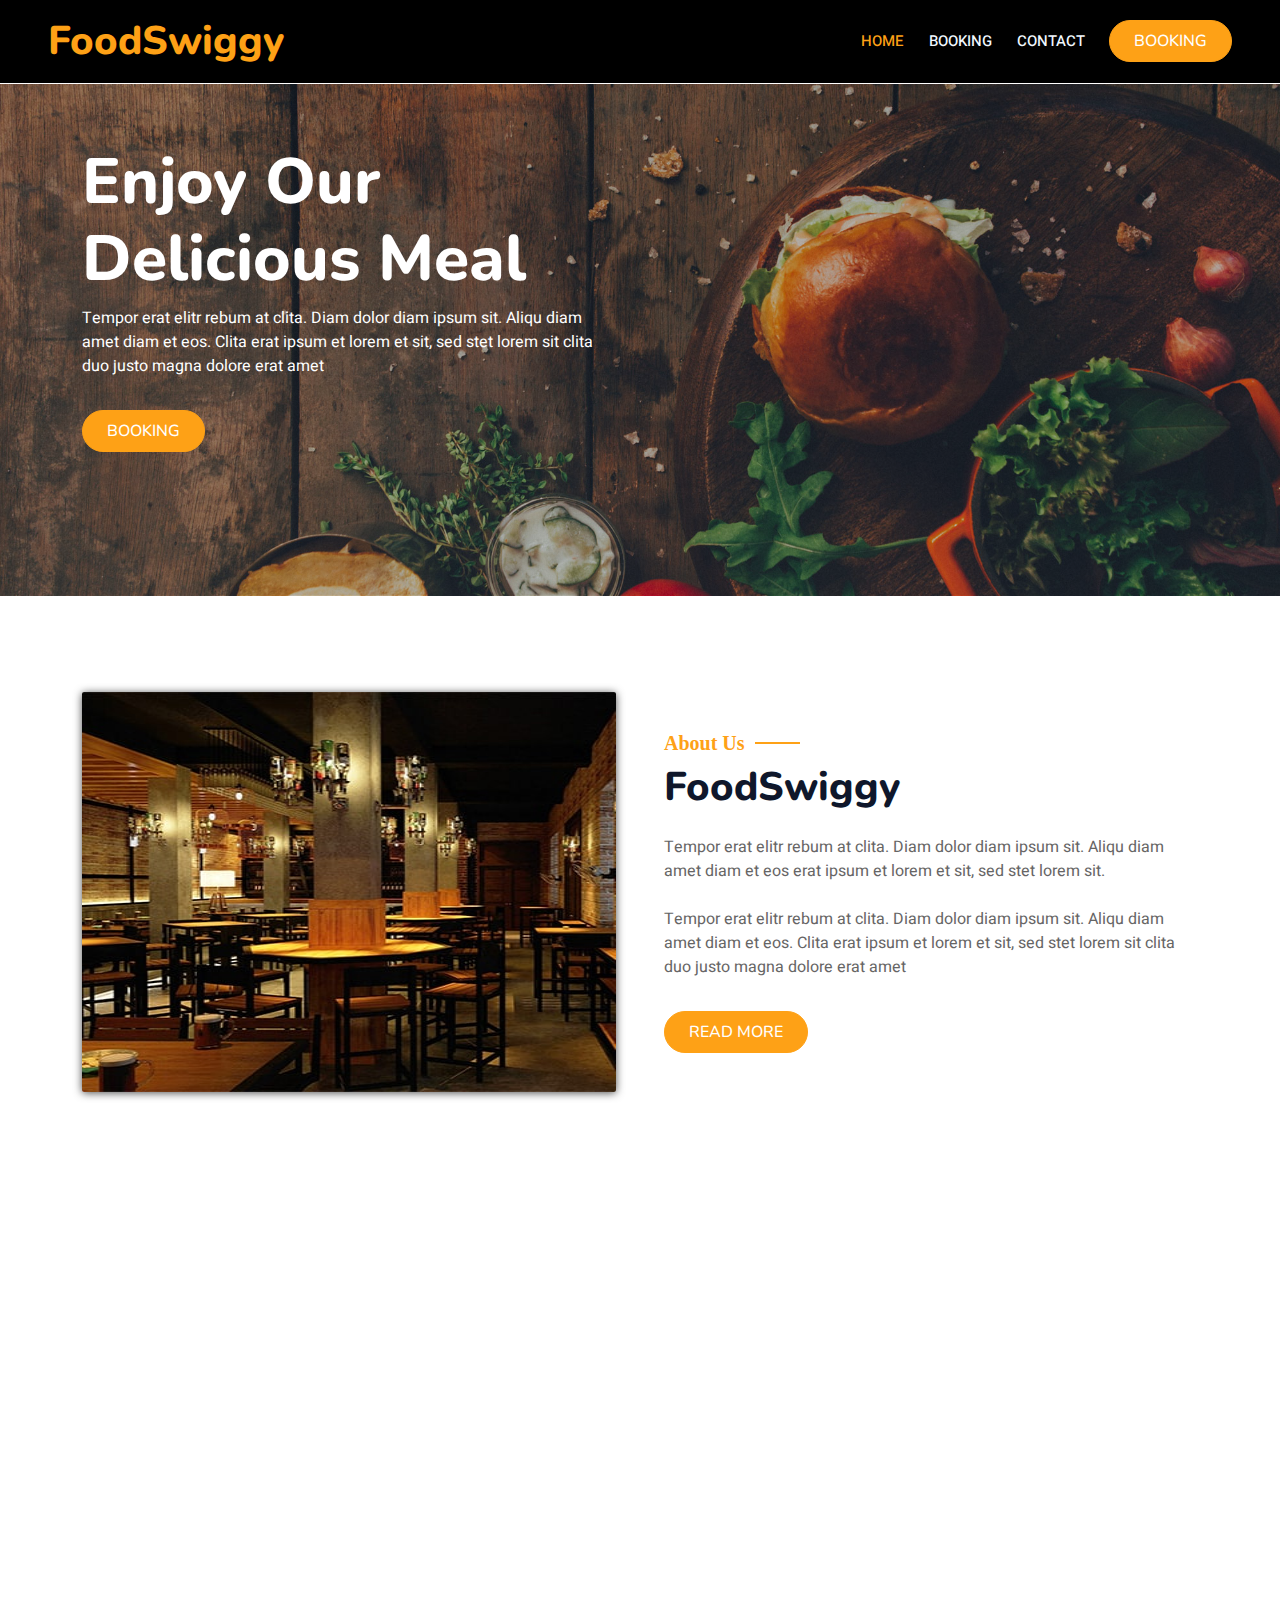
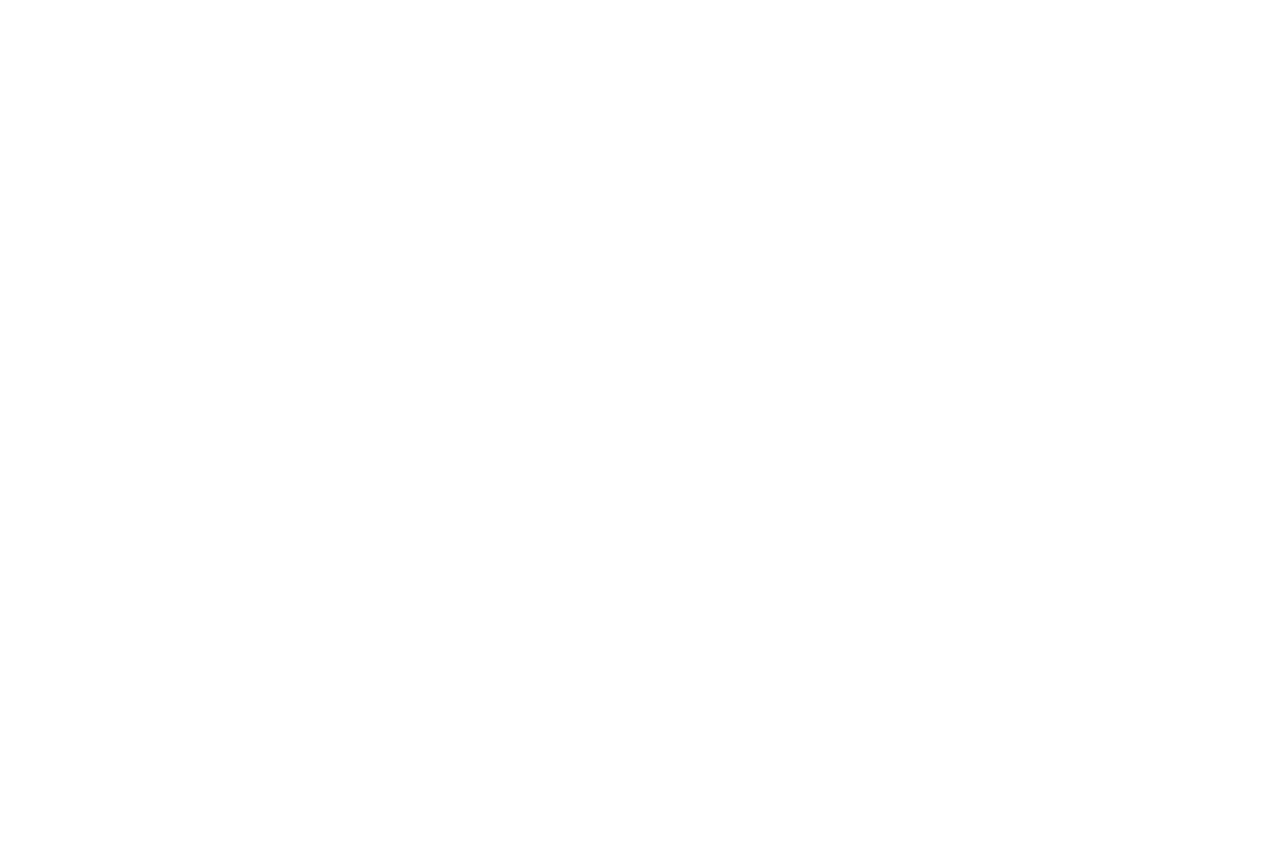
<file: index.html>
<!DOCTYPE html>
<html lang="en">

<head>
    <meta charset="utf-8">
    <title>Restoran - Bootstrap Restaurant Template</title>
    <meta content="width=device-width, initial-scale=1.0" name="viewport">
    <meta content="" name="keywords">
    <meta content="" name="description">

    <!-- Favicon -->
    <link href="img/favicon.ico" rel="icon">

    <!-- Google Web Fonts -->
    <link rel="preconnect" href="https://fonts.googleapis.com">
    <link rel="preconnect" href="https://fonts.gstatic.com" crossorigin>
    <link
        href="https://fonts.googleapis.com/css2?family=Heebo:wght@400;500;600&family=Nunito:wght@600;700;800&family=Pacifico&display=swap"
        rel="stylesheet">

    <!-- Icon Font Stylesheet -->
    <link href="https://cdnjs.cloudflare.com/ajax/libs/font-awesome/5.10.0/css/all.min.css" rel="stylesheet">
    <link href="https://cdn.jsdelivr.net/npm/bootstrap-icons@1.4.1/font/bootstrap-icons.css" rel="stylesheet">

    <!-- Libraries Stylesheet -->
    <link href="lib/animate/animate.min.css" rel="stylesheet">
    <link href="lib/owlcarousel/assets/owl.carousel.min.css" rel="stylesheet">
    <link href="lib/tempusdominus/css/tempusdominus-bootstrap-4.min.css" rel="stylesheet" />

    <!-- Customized Bootstrap Stylesheet -->
    <link href="css/bootstrap.min.css" rel="stylesheet">

    <!-- Template Stylesheet -->
    <link href="css/style.css" rel="stylesheet">
</head>

<body>
    <div class=" bg-white p-0">
        <!-- Spinner Start -->
        <div id="spinner"
            class="show bg-white position-fixed translate-middle w-100 vh-100 top-50 start-50 d-flex align-items-center justify-content-center">
            <div class="spinner-border text-primary" style="width: 3rem; height: 3rem;" role="status">
                <span class="sr-only">Loading...</span>
            </div>
        </div>
        <!-- Spinner End -->


        <!-- Navbar & Hero Start -->
        <div class=" position-relative p-0">
            <nav class="navbar navbar-expand-lg navbar-dark px-4 px-lg-5 py-3 py-lg-0">
                <a href="" class="navbar-brand p-0">
                    <h1 class="text-primary m-0">FoodSwiggy</h1>
                    <!-- <img src="img/logo.png" alt="Logo"> -->
                </a>
                <button class="navbar-toggler" type="button" data-bs-toggle="collapse" data-bs-target="#navbarCollapse">
                    <span class="fa fa-bars"></span>
                </button>
                <div class="collapse navbar-collapse" id="navbarCollapse">
                    <div class="navbar-nav ms-auto py-0 pe-4">
                        <a href="index.html" class="nav-item nav-link active">Home</a>
                        <!-- <a href="#about" class="nav-item nav-link">About</a>
                        <a href="#service" class="nav-item nav-link">Service</a>
                        <a href="#menu" class="nav-item nav-link">Menu</a> -->
                        <a href="booking.html" class="nav-item nav-link">Booking</a>
                        <!-- <div class="nav-item dropdown">
                            <a href="#" class="nav-link dropdown-toggle" data-bs-toggle="dropdown">Pages</a>
                            <div class="dropdown-menu m-0">
                                <a href="booking.html" class="dropdown-item">Booking</a>
                                <a href="team.html" class="dropdown-item">Our Team</a>
                                <a href="testimonial.html" class="dropdown-item">Testimonial</a>
                            </div>
                        </div> -->
                        <a href="contact.html" class="nav-item nav-link">Contact</a>
                    </div>
                    <a href="booking.html" class="btn btn-primary py-2 px-4">Booking</a>
                </div>
            </nav>

            <div class=" py-5 bg-dark hero-header mb-5">
                <div class="container my-5 py-5">
                    <div class="row align-items-center g-5">
                        <div class="col-lg-6 text-center text-lg-start">
                            <h1 class="display-3 text-white animated slideInLeft">Enjoy Our<br>Delicious Meal</h1>
                            <p class="text-white animated slideInLeft mb-4 pb-2">Tempor erat elitr rebum at clita. Diam
                                dolor diam ipsum sit. Aliqu diam amet diam et eos. Clita erat ipsum et lorem et sit, sed
                                stet lorem sit clita duo justo magna dolore erat amet</p>
                            <a href="booking.html" class="btn btn-primary py-sm-2 px-sm-4 me-3 animated slideInLeft">Booking</a>
                        </div>
                        <!-- <div class="col-lg-6 text-center text-lg-end overflow-hidden">
                            <img class="img-fluid" src="img/hero.png" alt="">
                        </div> -->
                    </div>
                </div>
            </div>
        </div>
        <!-- Navbar & Hero End -->


        <!-- Service Start -->
        <!-- <div class="container-xxl py-5">
            <div class="container">
                <div class="row g-4">
                    <div class="col-lg-3 col-sm-6 wow fadeInUp" data-wow-delay="0.1s">
                        <div class="service-item rounded pt-3">
                            <div class="p-4">
                                <i class="fa fa-3x fa-user-tie text-primary mb-4"></i>
                                <h5>Master Chefs</h5>
                                <p>Diam elitr kasd sed at elitr sed ipsum justo dolor sed clita amet diam</p>
                            </div>
                        </div>
                    </div>
                    <div class="col-lg-3 col-sm-6 wow fadeInUp" data-wow-delay="0.3s">
                        <div class="service-item rounded pt-3">
                            <div class="p-4">
                                <i class="fa fa-3x fa-utensils text-primary mb-4"></i>
                                <h5>Quality Food</h5>
                                <p>Diam elitr kasd sed at elitr sed ipsum justo dolor sed clita amet diam</p>
                            </div>
                        </div>
                    </div>
                    <div class="col-lg-3 col-sm-6 wow fadeInUp" data-wow-delay="0.5s">
                        <div class="service-item rounded pt-3">
                            <div class="p-4">
                                <i class="fa fa-3x fa-cart-plus text-primary mb-4"></i>
                                <h5>Online Table Book</h5>
                                <p>Diam elitr kasd sed at elitr sed ipsum justo dolor sed clita amet diam</p>
                            </div>
                        </div>
                    </div>
                    <div class="col-lg-3 col-sm-6 wow fadeInUp" data-wow-delay="0.7s">
                        <div class="service-item rounded pt-3">
                            <div class="p-4">
                                <i class="fa fa-3x fa-headset text-primary mb-4"></i>
                                <h5>24/7 Service</h5>
                                <p>Diam elitr kasd sed at elitr sed ipsum justo dolor sed clita amet diam</p>
                            </div>
                        </div>
                    </div>
                </div>
            </div>
        </div> -->
        <!-- Service End -->


        <!-- About Start -->
        <div id="about" class="container-xxl py-5">
            <div class="container">
                <div class="row g-5 align-items-center">
                    <div class="col-lg-6">
                                <img class="img-fluid rounded w-100 wow zoomIn" style="height: 400px;  box-shadow: rgba(0, 0, 0, 0.7) 0px 1px 8px;" data-wow-delay="0.1s"
                                    src="img/about-1.jpg">
                    </div>
                    <div class="col-lg-6">
                        <h5 class="section-title ff-secondary text-start text-primary fw-normal">About Us</h5>
                        <h1 class="mb-4">FoodSwiggy</h1>
                        <p class="mb-4">Tempor erat elitr rebum at clita. Diam dolor diam ipsum sit. Aliqu diam amet
                            diam et eos erat ipsum et lorem et sit, sed stet lorem sit.</p>
                        <p class="mb-4">Tempor erat elitr rebum at clita. Diam dolor diam ipsum sit. Aliqu diam amet
                            diam et eos. Clita erat ipsum et lorem et sit, sed stet lorem sit clita duo justo magna
                            dolore erat amet</p>
                     
                        <a class="btn btn-primary py-2 px-4 mt-2" href="">Read More</a>
                    </div>
                </div>
            </div>
        </div>
        <!-- About End -->


        <!-- Menu Start -->
        <!-- <div id="menu" class="container-xxl py-5">
            <div class="container">
                <div class="text-center wow fadeInUp" data-wow-delay="0.1s">
                    <h5 class="section-title ff-secondary text-center text-primary fw-normal">Food Menu</h5>
                    <h1 class="mb-5">Most Popular Items</h1>
                </div>
                <div class="tab-class text-center wow fadeInUp" data-wow-delay="0.1s">
                    <ul class="nav nav-pills d-inline-flex justify-content-center border-bottom mb-5">
                        <li class="nav-item">
                            <a class="d-flex align-items-center text-start mx-3 ms-0 pb-3 active" data-bs-toggle="pill"
                                href="#tab-1">
                                <i class="fa fa-coffee fa-2x text-primary"></i>
                                <div class="ps-3">
                                    <small class="text-body">Popular</small>
                                    <h6 class="mt-n1 mb-0">Breakfast</h6>
                                </div>
                            </a>
                        </li>
                        <li class="nav-item">
                            <a class="d-flex align-items-center text-start mx-3 pb-3" data-bs-toggle="pill"
                                href="#tab-2">
                                <i class="fa fa-hamburger fa-2x text-primary"></i>
                                <div class="ps-3">
                                    <small class="text-body">Special</small>
                                    <h6 class="mt-n1 mb-0">Launch</h6>
                                </div>
                            </a>
                        </li>
                        <li class="nav-item">
                            <a class="d-flex align-items-center text-start mx-3 me-0 pb-3" data-bs-toggle="pill"
                                href="#tab-3">
                                <i class="fa fa-utensils fa-2x text-primary"></i>
                                <div class="ps-3">
                                    <small class="text-body">Lovely</small>
                                    <h6 class="mt-n1 mb-0">Dinner</h6>
                                </div>
                            </a>
                        </li>
                    </ul>

                    <div class="tab-content">
                        <div id="tab-1" class="tab-pane fade show p-0 active">
                            <div class="row g-4">
                                <div class="col-lg-6">
                                    <div class="d-flex align-items-center">
                                        <img class="flex-shrink-0 img-fluid rounded" src="img/menu-1.jpg" alt=""
                                            style="width: 80px;">
                                        <div class="w-100 d-flex flex-column text-start ps-4">
                                            <h5 class="d-flex justify-content-between border-bottom pb-2">
                                                <span>Chicken Burger</span>
                                                <span class="text-primary">$115</span>
                                            </h5>
                                            <small class="fst-italic">Ipsum ipsum clita erat amet dolor justo
                                                diam</small>
                                        </div>
                                    </div>
                                </div>

                                <div class="col-lg-6">
                                    <div class="d-flex align-items-center">
                                        <img class="flex-shrink-0 img-fluid rounded" src="img/menu-2.jpg" alt=""
                                            style="width: 80px;">
                                        <div class="w-100 d-flex flex-column text-start ps-4">
                                            <h5 class="d-flex justify-content-between border-bottom pb-2">
                                                <span>Chicken Burger</span>
                                                <span class="text-primary">$115</span>
                                            </h5>
                                            <small class="fst-italic">Ipsum ipsum clita erat amet dolor justo
                                                diam</small>
                                        </div>
                                    </div>
                                </div>

                                <div class="col-lg-6">
                                    <div class="d-flex align-items-center">
                                        <img class="flex-shrink-0 img-fluid rounded" src="img/menu-3.jpg" alt=""
                                            style="width: 80px;">
                                        <div class="w-100 d-flex flex-column text-start ps-4">
                                            <h5 class="d-flex justify-content-between border-bottom pb-2">
                                                <span>Chicken Burger</span>
                                                <span class="text-primary">$115</span>
                                            </h5>
                                            <small class="fst-italic">Ipsum ipsum clita erat amet dolor justo
                                                diam</small>
                                        </div>
                                    </div>
                                </div>

                                <div class="col-lg-6">
                                    <div class="d-flex align-items-center">
                                        <img class="flex-shrink-0 img-fluid rounded" src="img/menu-4.jpg" alt=""
                                            style="width: 80px;">
                                        <div class="w-100 d-flex flex-column text-start ps-4">
                                            <h5 class="d-flex justify-content-between border-bottom pb-2">
                                                <span>Chicken Burger</span>
                                                <span class="text-primary">$115</span>
                                            </h5>
                                            <small class="fst-italic">Ipsum ipsum clita erat amet dolor justo
                                                diam</small>
                                        </div>
                                    </div>
                                </div>

                                <div class="col-lg-6">
                                    <div class="d-flex align-items-center">
                                        <img class="flex-shrink-0 img-fluid rounded" src="img/menu-5.jpg" alt=""
                                            style="width: 80px;">
                                        <div class="w-100 d-flex flex-column text-start ps-4">
                                            <h5 class="d-flex justify-content-between border-bottom pb-2">
                                                <span>Chicken Burger</span>
                                                <span class="text-primary">$115</span>
                                            </h5>
                                            <small class="fst-italic">Ipsum ipsum clita erat amet dolor justo
                                                diam</small>
                                        </div>
                                    </div>
                                </div>

                                <div class="col-lg-6">
                                    <div class="d-flex align-items-center">
                                        <img class="flex-shrink-0 img-fluid rounded" src="img/menu-6.jpg" alt=""
                                            style="width: 80px;">
                                        <div class="w-100 d-flex flex-column text-start ps-4">
                                            <h5 class="d-flex justify-content-between border-bottom pb-2">
                                                <span>Chicken Burger</span>
                                                <span class="text-primary">$115</span>
                                            </h5>
                                            <small class="fst-italic">Ipsum ipsum clita erat amet dolor justo
                                                diam</small>
                                        </div>
                                    </div>
                                </div>

                                <div class="col-lg-6">
                                    <div class="d-flex align-items-center">
                                        <img class="flex-shrink-0 img-fluid rounded" src="img/menu-7.jpg" alt=""
                                            style="width: 80px;">
                                        <div class="w-100 d-flex flex-column text-start ps-4">
                                            <h5 class="d-flex justify-content-between border-bottom pb-2">
                                                <span>Chicken Burger</span>
                                                <span class="text-primary">$115</span>
                                            </h5>
                                            <small class="fst-italic">Ipsum ipsum clita erat amet dolor justo
                                                diam</small>
                                        </div>
                                    </div>
                                </div>

                                <div class="col-lg-6">
                                    <div class="d-flex align-items-center">
                                        <img class="flex-shrink-0 img-fluid rounded" src="img/menu-8.jpg" alt=""
                                            style="width: 80px;">
                                        <div class="w-100 d-flex flex-column text-start ps-4">
                                            <h5 class="d-flex justify-content-between border-bottom pb-2">
                                                <span>Chicken Burger</span>
                                                <span class="text-primary">$115</span>
                                            </h5>
                                            <small class="fst-italic">Ipsum ipsum clita erat amet dolor justo
                                                diam</small>
                                        </div>
                                    </div>
                                </div>
                            </div>
                        </div>

                        <div id="tab-2" class="tab-pane fade show p-0">
                            <div class="row g-4">
                                <div class="col-lg-6">
                                    <div class="d-flex align-items-center">
                                        <img class="flex-shrink-0 img-fluid rounded" src="img/menu-1.jpg" alt=""
                                            style="width: 80px;">
                                        <div class="w-100 d-flex flex-column text-start ps-4">
                                            <h5 class="d-flex justify-content-between border-bottom pb-2">
                                                <span>Chicken Burger</span>
                                                <span class="text-primary">$115</span>
                                            </h5>
                                            <small class="fst-italic">Ipsum ipsum clita erat amet dolor justo
                                                diam</small>
                                        </div>
                                    </div>
                                </div>

                                <div class="col-lg-6">
                                    <div class="d-flex align-items-center">
                                        <img class="flex-shrink-0 img-fluid rounded" src="img/menu-2.jpg" alt=""
                                            style="width: 80px;">
                                        <div class="w-100 d-flex flex-column text-start ps-4">
                                            <h5 class="d-flex justify-content-between border-bottom pb-2">
                                                <span>Chicken Burger</span>
                                                <span class="text-primary">$115</span>
                                            </h5>
                                            <small class="fst-italic">Ipsum ipsum clita erat amet dolor justo
                                                diam</small>
                                        </div>
                                    </div>
                                </div>

                                <div class="col-lg-6">
                                    <div class="d-flex align-items-center">
                                        <img class="flex-shrink-0 img-fluid rounded" src="img/menu-3.jpg" alt=""
                                            style="width: 80px;">
                                        <div class="w-100 d-flex flex-column text-start ps-4">
                                            <h5 class="d-flex justify-content-between border-bottom pb-2">
                                                <span>Chicken Burger</span>
                                                <span class="text-primary">$115</span>
                                            </h5>
                                            <small class="fst-italic">Ipsum ipsum clita erat amet dolor justo
                                                diam</small>
                                        </div>
                                    </div>
                                </div>

                                <div class="col-lg-6">
                                    <div class="d-flex align-items-center">
                                        <img class="flex-shrink-0 img-fluid rounded" src="img/menu-4.jpg" alt=""
                                            style="width: 80px;">
                                        <div class="w-100 d-flex flex-column text-start ps-4">
                                            <h5 class="d-flex justify-content-between border-bottom pb-2">
                                                <span>Chicken Burger</span>
                                                <span class="text-primary">$115</span>
                                            </h5>
                                            <small class="fst-italic">Ipsum ipsum clita erat amet dolor justo
                                                diam</small>
                                        </div>
                                    </div>
                                </div>

                                <div class="col-lg-6">
                                    <div class="d-flex align-items-center">
                                        <img class="flex-shrink-0 img-fluid rounded" src="img/menu-5.jpg" alt=""
                                            style="width: 80px;">
                                        <div class="w-100 d-flex flex-column text-start ps-4">
                                            <h5 class="d-flex justify-content-between border-bottom pb-2">
                                                <span>Chicken Burger</span>
                                                <span class="text-primary">$115</span>
                                            </h5>
                                            <small class="fst-italic">Ipsum ipsum clita erat amet dolor justo
                                                diam</small>
                                        </div>
                                    </div>
                                </div>

                                <div class="col-lg-6">
                                    <div class="d-flex align-items-center">
                                        <img class="flex-shrink-0 img-fluid rounded" src="img/menu-6.jpg" alt=""
                                            style="width: 80px;">
                                        <div class="w-100 d-flex flex-column text-start ps-4">
                                            <h5 class="d-flex justify-content-between border-bottom pb-2">
                                                <span>Chicken Burger</span>
                                                <span class="text-primary">$115</span>
                                            </h5>
                                            <small class="fst-italic">Ipsum ipsum clita erat amet dolor justo
                                                diam</small>
                                        </div>
                                    </div>
                                </div>

                                <div class="col-lg-6">
                                    <div class="d-flex align-items-center">
                                        <img class="flex-shrink-0 img-fluid rounded" src="img/menu-7.jpg" alt=""
                                            style="width: 80px;">
                                        <div class="w-100 d-flex flex-column text-start ps-4">
                                            <h5 class="d-flex justify-content-between border-bottom pb-2">
                                                <span>Chicken Burger</span>
                                                <span class="text-primary">$115</span>
                                            </h5>
                                            <small class="fst-italic">Ipsum ipsum clita erat amet dolor justo
                                                diam</small>
                                        </div>
                                    </div>
                                </div>

                                <div class="col-lg-6">
                                    <div class="d-flex align-items-center">
                                        <img class="flex-shrink-0 img-fluid rounded" src="img/menu-8.jpg" alt=""
                                            style="width: 80px;">
                                        <div class="w-100 d-flex flex-column text-start ps-4">
                                            <h5 class="d-flex justify-content-between border-bottom pb-2">
                                                <span>Chicken Burger</span>
                                                <span class="text-primary">$115</span>
                                            </h5>
                                            <small class="fst-italic">Ipsum ipsum clita erat amet dolor justo
                                                diam</small>
                                        </div>
                                    </div>
                                </div>
                            </div>
                        </div>

                        <div id="tab-3" class="tab-pane fade show p-0">
                            <div class="row g-4">
                                <div class="col-lg-6">
                                    <div class="d-flex align-items-center">
                                        <img class="flex-shrink-0 img-fluid rounded" src="img/menu-1.jpg" alt=""
                                            style="width: 80px;">
                                        <div class="w-100 d-flex flex-column text-start ps-4">
                                            <h5 class="d-flex justify-content-between border-bottom pb-2">
                                                <span>Chicken Burger</span>
                                                <span class="text-primary">$115</span>
                                            </h5>
                                            <small class="fst-italic">Ipsum ipsum clita erat amet dolor justo
                                                diam</small>
                                        </div>
                                    </div>
                                </div>

                                <div class="col-lg-6">
                                    <div class="d-flex align-items-center">
                                        <img class="flex-shrink-0 img-fluid rounded" src="img/menu-2.jpg" alt=""
                                            style="width: 80px;">
                                        <div class="w-100 d-flex flex-column text-start ps-4">
                                            <h5 class="d-flex justify-content-between border-bottom pb-2">
                                                <span>Chicken Burger</span>
                                                <span class="text-primary">$115</span>
                                            </h5>
                                            <small class="fst-italic">Ipsum ipsum clita erat amet dolor justo
                                                diam</small>
                                        </div>
                                    </div>
                                </div>

                                <div class="col-lg-6">
                                    <div class="d-flex align-items-center">
                                        <img class="flex-shrink-0 img-fluid rounded" src="img/menu-3.jpg" alt=""
                                            style="width: 80px;">
                                        <div class="w-100 d-flex flex-column text-start ps-4">
                                            <h5 class="d-flex justify-content-between border-bottom pb-2">
                                                <span>Chicken Burger</span>
                                                <span class="text-primary">$115</span>
                                            </h5>
                                            <small class="fst-italic">Ipsum ipsum clita erat amet dolor justo
                                                diam</small>
                                        </div>
                                    </div>
                                </div>

                                <div class="col-lg-6">
                                    <div class="d-flex align-items-center">
                                        <img class="flex-shrink-0 img-fluid rounded" src="img/menu-4.jpg" alt=""
                                            style="width: 80px;">
                                        <div class="w-100 d-flex flex-column text-start ps-4">
                                            <h5 class="d-flex justify-content-between border-bottom pb-2">
                                                <span>Chicken Burger</span>
                                                <span class="text-primary">$115</span>
                                            </h5>
                                            <small class="fst-italic">Ipsum ipsum clita erat amet dolor justo
                                                diam</small>
                                        </div>
                                    </div>
                                </div>

                                <div class="col-lg-6">
                                    <div class="d-flex align-items-center">
                                        <img class="flex-shrink-0 img-fluid rounded" src="img/menu-5.jpg" alt=""
                                            style="width: 80px;">
                                        <div class="w-100 d-flex flex-column text-start ps-4">
                                            <h5 class="d-flex justify-content-between border-bottom pb-2">
                                                <span>Chicken Burger</span>
                                                <span class="text-primary">$115</span>
                                            </h5>
                                            <small class="fst-italic">Ipsum ipsum clita erat amet dolor justo
                                                diam</small>
                                        </div>
                                    </div>
                                </div>

                                <div class="col-lg-6">
                                    <div class="d-flex align-items-center">
                                        <img class="flex-shrink-0 img-fluid rounded" src="img/menu-6.jpg" alt=""
                                            style="width: 80px;">
                                        <div class="w-100 d-flex flex-column text-start ps-4">
                                            <h5 class="d-flex justify-content-between border-bottom pb-2">
                                                <span>Chicken Burger</span>
                                                <span class="text-primary">$115</span>
                                            </h5>
                                            <small class="fst-italic">Ipsum ipsum clita erat amet dolor justo
                                                diam</small>
                                        </div>
                                    </div>
                                </div>

                                <div class="col-lg-6">
                                    <div class="d-flex align-items-center">
                                        <img class="flex-shrink-0 img-fluid rounded" src="img/menu-7.jpg" alt=""
                                            style="width: 80px;">
                                        <div class="w-100 d-flex flex-column text-start ps-4">
                                            <h5 class="d-flex justify-content-between border-bottom pb-2">
                                                <span>Chicken Burger</span>
                                                <span class="text-primary">$115</span>
                                            </h5>
                                            <small class="fst-italic">Ipsum ipsum clita erat amet dolor justo
                                                diam</small>
                                        </div>
                                    </div>
                                </div>

                                <div class="col-lg-6">
                                    <div class="d-flex align-items-center">
                                        <img class="flex-shrink-0 img-fluid rounded" src="img/menu-8.jpg" alt=""
                                            style="width: 80px;">
                                        <div class="w-100 d-flex flex-column text-start ps-4">
                                            <h5 class="d-flex justify-content-between border-bottom pb-2">
                                                <span>Chicken Burger</span>
                                                <span class="text-primary">$115</span>
                                            </h5>
                                            <small class="fst-italic">Ipsum ipsum clita erat amet dolor justo
                                                diam</small>
                                        </div>
                                    </div>
                                </div>

                            </div>
                        </div>
                    </div>
                </div>
            </div>
        </div> -->
        <!-- Menu End -->





        

        <div id="service" class="container-xxl py-5">
            <div class="container">
                <div class="row g-4">
                    <div class="col-lg-3 col-sm-6 wow fadeInUp" data-wow-delay="0.1s">
                        <div class="service-item rounded pt-3">
                            <div class="p-4">
                                <i class="fa fa-3x fa-user-tie text-primary mb-4"></i>
                                <h5>Master Chefs</h5>
                                <p>Diam elitr kasd sed at elitr sed ipsum justo dolor sed clita amet diam</p>
                            </div>
                        </div>
                    </div>
                    <div class="col-lg-3 col-sm-6 wow fadeInUp" data-wow-delay="0.3s">
                        <div class="service-item rounded pt-3">
                            <div class="p-4">
                                <i class="fa fa-3x fa-utensils text-primary mb-4"></i>
                                <h5>Quality Food</h5>
                                <p>Diam elitr kasd sed at elitr sed ipsum justo dolor sed clita amet diam</p>
                            </div>
                        </div>
                    </div>
                    <div class="col-lg-3 col-sm-6 wow fadeInUp" data-wow-delay="0.5s">
                        <div class="service-item rounded pt-3">
                            <div class="p-4">
                                <i class="fa fa-3x fa-cart-plus text-primary mb-4"></i>
                                <h5>Online Table Book</h5>
                                <p>Diam elitr kasd sed at elitr sed ipsum justo dolor sed clita amet diam</p>
                            </div>
                        </div>
                    </div>
                    <div class="col-lg-3 col-sm-6 wow fadeInUp" data-wow-delay="0.7s">
                        <div class="service-item rounded pt-3">
                            <div class="p-4">
                                <i class="fa fa-3x fa-headset text-primary mb-4"></i>
                                <h5>24/7 Service</h5>
                                <p>Diam elitr kasd sed at elitr sed ipsum justo dolor sed clita amet diam</p>
                            </div>
                        </div>
                    </div>
                </div>
            </div>
        </div>



        <!-- Reservation Start -->
        <!-- <div class="container-xxl py-5 px-0 wow fadeInUp" data-wow-delay="0.1s">
            <div class="row g-0">
                <div class="col-md-6">
                    <div class="video">
                       
                    </div>
                </div>
                <div class="col-md-6 bg-dark d-flex align-items-center">
                    <div class="p-5 wow fadeInUp" data-wow-delay="0.2s">
                        <h5 class="section-title ff-secondary text-start text-primary fw-normal">Reservation</h5>
                        <h1 class="text-white mb-4">Book A Table Online</h1>
                        <form>
                            <div class="row g-3">
                                <div class="col-md-6">
                                    <div class="form-floating">
                                        <input type="text" class="form-control" id="name" placeholder="Your Name">
                                        <label for="name">Your Name</label>
                                    </div>
                                </div>
                                <div class="col-md-6">
                                    <div class="form-floating">
                                        <input type="email" class="form-control" id="email" placeholder="Your Email">
                                        <label for="email">Your Email</label>
                                    </div>
                                </div>
                                <div class="col-md-6">
                                    <div class="form-floating date" id="date3" data-target-input="nearest">
                                        <input type="text" class="form-control datetimepicker-input" id="datetime"
                                            placeholder="Date & Time" data-target="#date3"
                                            data-toggle="datetimepicker" />
                                        <label for="datetime">Date & Time</label>
                                    </div>
                                </div>
                                <div class="col-md-6">
                                    <div class="form-floating">
                                        <select class="form-select" id="select1">
                                            <option value="1">People 1</option>
                                            <option value="2">People 2</option>
                                            <option value="3">People 3</option>
                                        </select>
                                        <label for="select1">No Of People</label>
                                    </div>
                                </div>
                                <div class="col-12">
                                    <div class="form-floating">
                                        <textarea class="form-control" placeholder="Special Request" id="message"
                                            style="height: 100px"></textarea>
                                        <label for="message">Special Request</label>
                                    </div>
                                </div>
                                <div class="col-12">
                                    <button class="btn btn-primary w-100 py-3" type="submit">Book Now</button>
                                </div>
                            </div>
                        </form>
                    </div>
                </div>
            </div>
        </div>

        <div class="modal fade" id="videoModal" tabindex="-1" aria-labelledby="exampleModalLabel" aria-hidden="true">
            <div class="modal-dialog">
                <div class="modal-content rounded-0">
                    <div class="modal-header">
                        <h5 class="modal-title" id="exampleModalLabel">Youtube Video</h5>
                        <button type="button" class="btn-close" data-bs-dismiss="modal" aria-label="Close"></button>
                    </div>
                    <div class="modal-body">

                        <div class="ratio ratio-16x9">
                            <iframe class="embed-responsive-item" src="" id="video" allowfullscreen
                                allowscriptaccess="always" allow="autoplay"></iframe>
                        </div>
                    </div>
                </div>
            </div>
        </div> -->
        <!-- Reservation Start -->


        <!-- Team Start -->
        <!-- <div class="container-xxl pt-5 pb-3">
            <div class="container">
                <div class="text-center wow fadeInUp" data-wow-delay="0.1s">
                    <h5 class="section-title ff-secondary text-center text-primary fw-normal">Team Members</h5>
                    <h1 class="mb-5">Our Master Chefs</h1>
                </div>
                <div class="row g-4">
                    <div class="col-lg-3 col-md-6 wow fadeInUp" data-wow-delay="0.1s">
                        <div class="team-item text-center rounded overflow-hidden">
                            <div class="rounded-circle overflow-hidden m-4">
                                <img class="img-fluid" src="img/team-1.jpg" alt="">
                            </div>
                            <h5 class="mb-0">Full Name</h5>
                            <small>Designation</small>
                            <div class="d-flex justify-content-center mt-3">
                                <a class="btn btn-square btn-primary mx-1" href=""><i class="fab fa-facebook-f"></i></a>
                                <a class="btn btn-square btn-primary mx-1" href=""><i class="fab fa-twitter"></i></a>
                                <a class="btn btn-square btn-primary mx-1" href=""><i class="fab fa-instagram"></i></a>
                            </div>
                        </div>
                    </div>
                    <div class="col-lg-3 col-md-6 wow fadeInUp" data-wow-delay="0.3s">
                        <div class="team-item text-center rounded overflow-hidden">
                            <div class="rounded-circle overflow-hidden m-4">
                                <img class="img-fluid" src="img/team-2.jpg" alt="">
                            </div>
                            <h5 class="mb-0">Full Name</h5>
                            <small>Designation</small>
                            <div class="d-flex justify-content-center mt-3">
                                <a class="btn btn-square btn-primary mx-1" href=""><i class="fab fa-facebook-f"></i></a>
                                <a class="btn btn-square btn-primary mx-1" href=""><i class="fab fa-twitter"></i></a>
                                <a class="btn btn-square btn-primary mx-1" href=""><i class="fab fa-instagram"></i></a>
                            </div>
                        </div>
                    </div>
                    <div class="col-lg-3 col-md-6 wow fadeInUp" data-wow-delay="0.5s">
                        <div class="team-item text-center rounded overflow-hidden">
                            <div class="rounded-circle overflow-hidden m-4">
                                <img class="img-fluid" src="img/team-3.jpg" alt="">
                            </div>
                            <h5 class="mb-0">Full Name</h5>
                            <small>Designation</small>
                            <div class="d-flex justify-content-center mt-3">
                                <a class="btn btn-square btn-primary mx-1" href=""><i class="fab fa-facebook-f"></i></a>
                                <a class="btn btn-square btn-primary mx-1" href=""><i class="fab fa-twitter"></i></a>
                                <a class="btn btn-square btn-primary mx-1" href=""><i class="fab fa-instagram"></i></a>
                            </div>
                        </div>
                    </div>
                    <div class="col-lg-3 col-md-6 wow fadeInUp" data-wow-delay="0.7s">
                        <div class="team-item text-center rounded overflow-hidden">
                            <div class="rounded-circle overflow-hidden m-4">
                                <img class="img-fluid" src="img/team-4.jpg" alt="">
                            </div>
                            <h5 class="mb-0">Full Name</h5>
                            <small>Designation</small>
                            <div class="d-flex justify-content-center mt-3">
                                <a class="btn btn-square btn-primary mx-1" href=""><i class="fab fa-facebook-f"></i></a>
                                <a class="btn btn-square btn-primary mx-1" href=""><i class="fab fa-twitter"></i></a>
                                <a class="btn btn-square btn-primary mx-1" href=""><i class="fab fa-instagram"></i></a>
                            </div>
                        </div>
                    </div>
                </div>
            </div>
        </div> -->
        <!-- Team End -->


        <!-- Testimonial Start -->
        <div class="container-xxl py-5 wow fadeInUp" data-wow-delay="0.1s">
            <div class="container">
                <div class="text-center">
                    <h5 class="section-title ff-secondary text-center text-primary fw-normal">Testimonial</h5>
                    <h1 class="mb-5">Our Clients Say!!!</h1>
                </div>
                <div class="owl-carousel testimonial-carousel">
                    <div class="testimonial-item bg-transparent border rounded p-4">
                        <i class="fa fa-quote-left fa-2x text-primary mb-3"></i>
                        <p>Dolor et eos labore, stet justo sed est sed. Diam sed sed dolor stet amet eirmod eos labore
                            diam</p>
                        <div class="d-flex align-items-center">
                            <img class="img-fluid flex-shrink-0 rounded-circle" src="img/testimonial-1.jpg"
                                style="width: 50px; height: 50px;">
                            <div class="ps-3">
                                <h5 class="mb-1">Client Name</h5>
                                <small>Profession</small>
                            </div>
                        </div>
                    </div>
                    <div class="testimonial-item bg-transparent border rounded p-4">
                        <i class="fa fa-quote-left fa-2x text-primary mb-3"></i>
                        <p>Dolor et eos labore, stet justo sed est sed. Diam sed sed dolor stet amet eirmod eos labore
                            diam</p>
                        <div class="d-flex align-items-center">
                            <img class="img-fluid flex-shrink-0 rounded-circle" src="img/testimonial-2.jpg"
                                style="width: 50px; height: 50px;">
                            <div class="ps-3">
                                <h5 class="mb-1">Client Name</h5>
                                <small>Profession</small>
                            </div>
                        </div>
                    </div>
                    <div class="testimonial-item bg-transparent border rounded p-4">
                        <i class="fa fa-quote-left fa-2x text-primary mb-3"></i>
                        <p>Dolor et eos labore, stet justo sed est sed. Diam sed sed dolor stet amet eirmod eos labore
                            diam</p>
                        <div class="d-flex align-items-center">
                            <img class="img-fluid flex-shrink-0 rounded-circle" src="img/testimonial-3.jpg"
                                style="width: 50px; height: 50px;">
                            <div class="ps-3">
                                <h5 class="mb-1">Client Name</h5>
                                <small>Profession</small>
                            </div>
                        </div>
                    </div>
                    <div class="testimonial-item bg-transparent border rounded p-4">
                        <i class="fa fa-quote-left fa-2x text-primary mb-3"></i>
                        <p>Dolor et eos labore, stet justo sed est sed. Diam sed sed dolor stet amet eirmod eos labore
                            diam</p>
                        <div class="d-flex align-items-center">
                            <img class="img-fluid flex-shrink-0 rounded-circle" src="img/testimonial-4.jpg"
                                style="width: 50px; height: 50px;">
                            <div class="ps-3">
                                <h5 class="mb-1">Client Name</h5>
                                <small>Profession</small>
                            </div>
                        </div>
                    </div>
                </div>
            </div>
        </div>
        <!-- Testimonial End -->

        <!-- Footer Start -->
        <div class="container-fluid text-light footer pt-5 mt-5 wow fadeIn" style="background-color: black;" data-wow-delay="0.1s">
            <div class="container py-5">
                <div class="row g-5">
                    <div class="col-lg-3 col-md-6">
                        <h4 class="section-title ff-secondary text-start text-primary fw-normal mb-4">Company</h4>
                        <a class="btn btn-link" href="">About Us</a>
                        <a class="btn btn-link" href="">Contact Us</a>
                        <a class="btn btn-link" href="">Reservation</a>
                        <a class="btn btn-link" href="">Privacy Policy</a>
                        <a class="btn btn-link" href="">Terms & Condition</a>
                    </div>
                    <div class="col-lg-3 col-md-6">
                        <h4 class="section-title ff-secondary text-start text-primary fw-normal mb-4">Contact</h4>
                        <p class="mb-2"><i class="fa fa-map-marker-alt me-3"></i>123 Street, New York, USA</p>
                        <p class="mb-2"><i class="fa fa-phone-alt me-3"></i>+012 345 67890</p>
                        <p class="mb-2"><i class="fa fa-envelope me-3"></i>info@example.com</p>
                        <div class="d-flex pt-2">
                            <a class="btn btn-outline-light btn-social" href=""><i class="fab fa-twitter"></i></a>
                            <a class="btn btn-outline-light btn-social" href=""><i class="fab fa-facebook-f"></i></a>
                            <a class="btn btn-outline-light btn-social" href=""><i class="fab fa-youtube"></i></a>
                            <a class="btn btn-outline-light btn-social" href=""><i class="fab fa-linkedin-in"></i></a>
                        </div>
                    </div>
                    <div class="col-lg-3 col-md-6">
                        <h4 class="section-title ff-secondary text-start text-primary fw-normal mb-4">Opening</h4>
                        <h5 class="text-light fw-normal">Monday - Saturday</h5>
                        <p>09AM - 09PM</p>
                        <h5 class="text-light fw-normal">Sunday</h5>
                        <p>10AM - 08PM</p>
                    </div>
                    <div class="col-lg-3 col-md-6">
                        <h4 class="section-title ff-secondary text-start text-primary fw-normal mb-4">Newsletter</h4>
                        <p>Dolor amet sit justo amet elitr clita ipsum elitr est.</p>
                        <div class="position-relative mx-auto" style="max-width: 400px;">
                            <input class="form-control border-primary w-100 py-3 ps-4 pe-5" type="text"
                                placeholder="Your email">
                            <button type="button"
                                class="btn btn-primary py-2 position-absolute top-0 end-0 mt-2 me-2">SignUp</button>
                        </div>
                    </div>
                </div>
            </div>
            <div class="container">
                <div class="copyright">
                    <div class="row">
                        <div class="col-md-6 text-center text-md-start mb-3 mb-md-0">
                            &copy; <a class="border-bottom" href="#">FoodSwiggy</a>, All Right Reserved.

                
                        </div>
                        <div class="col-md-6 text-center text-md-end">
                            <div class="footer-menu">
                                <a href="">Home</a>
                                <a href="">Cookies</a>
                                <a href="">Help</a>
                                <a href="">FQAs</a>
                            </div>
                        </div>
                    </div>
                </div>
            </div>
        </div>
        <!-- Footer End -->


        <!-- Back to Top -->
        <a href="#" class="btn btn-lg back-to-top"><i class="bi bi-arrow-up"></i></a>
    </div>

    <!-- JavaScript Libraries -->
    <script src="https://code.jquery.com/jquery-3.4.1.min.js"></script>
    <script src="https://cdn.jsdelivr.net/npm/bootstrap@5.0.0/dist/js/bootstrap.bundle.min.js"></script>
    <script src="lib/wow/wow.min.js"></script>
    <script src="lib/easing/easing.min.js"></script>
    <script src="lib/waypoints/waypoints.min.js"></script>
    <script src="lib/counterup/counterup.min.js"></script>
    <script src="lib/owlcarousel/owl.carousel.min.js"></script>
    <script src="lib/tempusdominus/js/moment.min.js"></script>
    <script src="lib/tempusdominus/js/moment-timezone.min.js"></script>
    <script src="lib/tempusdominus/js/tempusdominus-bootstrap-4.min.js"></script>

    <!-- Template Javascript -->
    <script src="js/main.js"></script>
</body>

</html>
</file>
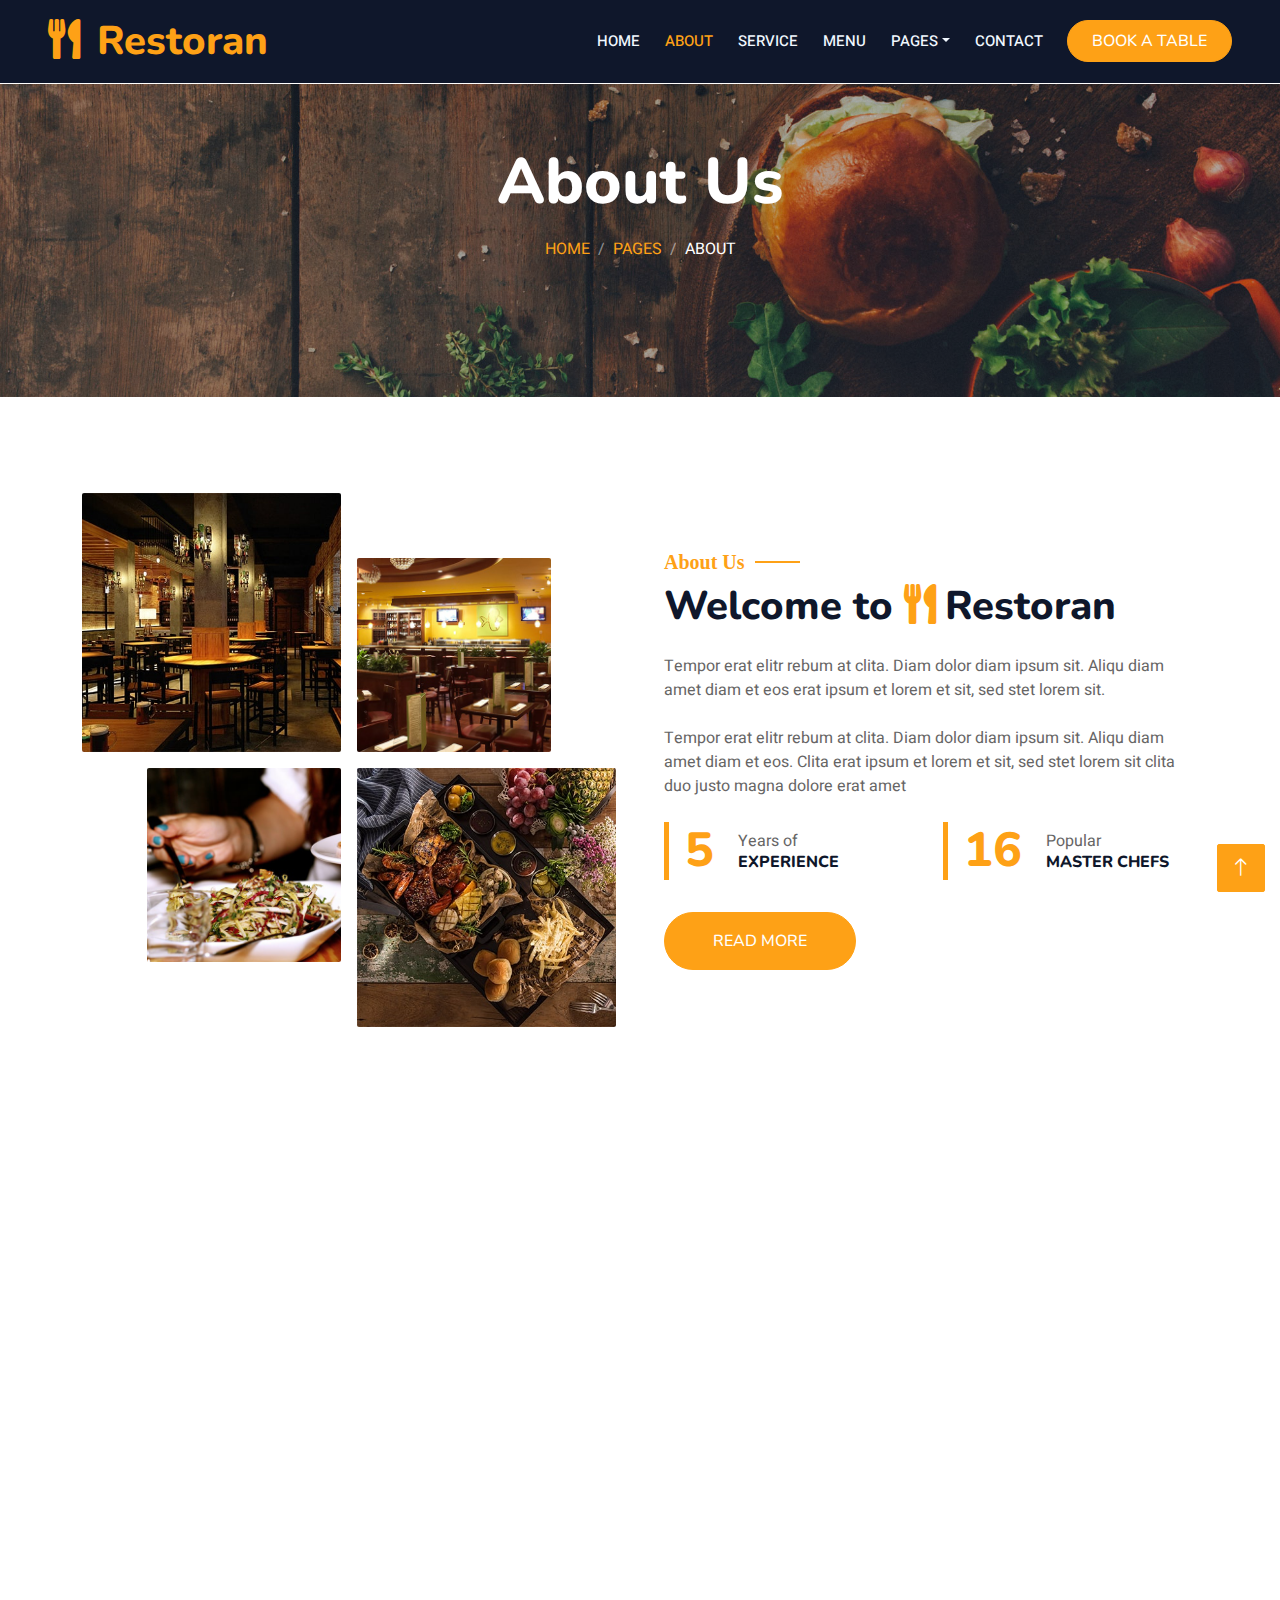
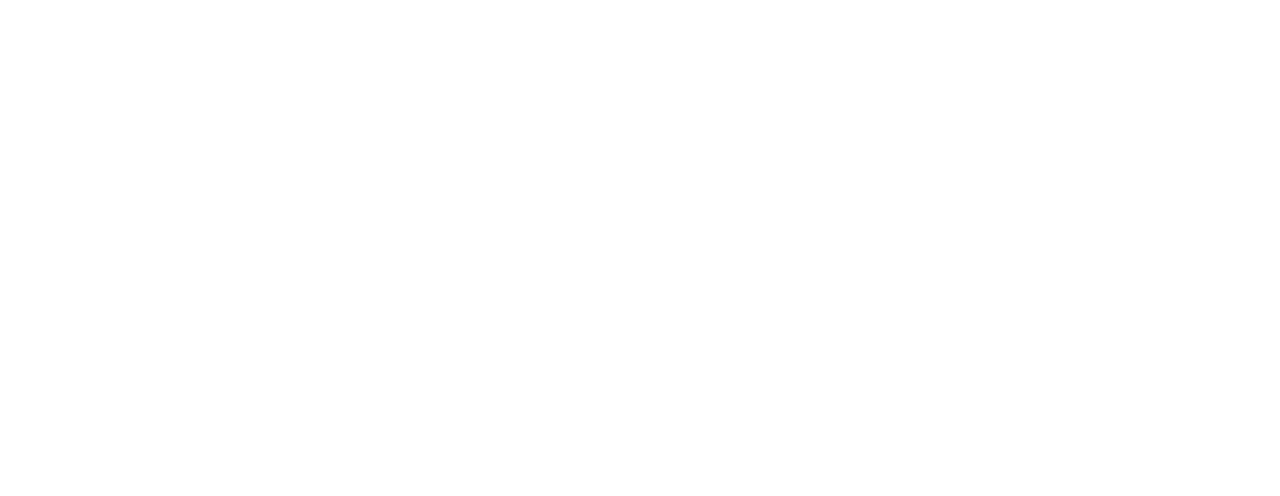
<file: about.html>
<!DOCTYPE html>
<html lang="en">

<head>
    <meta charset="utf-8">
    <title>Restoran - Bootstrap Restaurant Template</title>
    <meta content="width=device-width, initial-scale=1.0" name="viewport">
    <meta content="" name="keywords">
    <meta content="" name="description">

    <!-- Favicon -->
    <link href="img/favicon.ico" rel="icon">

    <!-- Google Web Fonts -->
    <link rel="preconnect" href="https://fonts.googleapis.com">
    <link rel="preconnect" href="https://fonts.gstatic.com" crossorigin>
    <link href="https://fonts.googleapis.com/css2?family=Heebo:wght@400;500;600&family=Nunito:wght@600;700;800&family=Pacifico&display=swap" rel="stylesheet">

    <!-- Icon Font Stylesheet -->
    <link href="https://cdnjs.cloudflare.com/ajax/libs/font-awesome/5.10.0/css/all.min.css" rel="stylesheet">
    <link href="https://cdn.jsdelivr.net/npm/bootstrap-icons@1.4.1/font/bootstrap-icons.css" rel="stylesheet">

    <!-- Libraries Stylesheet -->
    <link href="lib/animate/animate.min.css" rel="stylesheet">
    <link href="lib/owlcarousel/assets/owl.carousel.min.css" rel="stylesheet">
    <link href="lib/tempusdominus/css/tempusdominus-bootstrap-4.min.css" rel="stylesheet" />

    <!-- Customized Bootstrap Stylesheet -->
    <link href="css/bootstrap.min.css" rel="stylesheet">

    <!-- Template Stylesheet -->
    <link href="css/style.css" rel="stylesheet">
</head>

<body>
    <div class="container-xxl bg-white p-0">
        <!-- Spinner Start -->
        <div id="spinner" class="show bg-white position-fixed translate-middle w-100 vh-100 top-50 start-50 d-flex align-items-center justify-content-center">
            <div class="spinner-border text-primary" style="width: 3rem; height: 3rem;" role="status">
                <span class="sr-only">Loading...</span>
            </div>
        </div>
        <!-- Spinner End -->


        <!-- Navbar & Hero Start -->
        <div class="container-xxl position-relative p-0">
            <nav class="navbar navbar-expand-lg navbar-dark bg-dark px-4 px-lg-5 py-3 py-lg-0">
                <a href="" class="navbar-brand p-0">
                    <h1 class="text-primary m-0"><i class="fa fa-utensils me-3"></i>Restoran</h1>
                    <!-- <img src="img/logo.png" alt="Logo"> -->
                </a>
                <button class="navbar-toggler" type="button" data-bs-toggle="collapse" data-bs-target="#navbarCollapse">
                    <span class="fa fa-bars"></span>
                </button>
                <div class="collapse navbar-collapse" id="navbarCollapse">
                    <div class="navbar-nav ms-auto py-0 pe-4">
                        <a href="index.html" class="nav-item nav-link">Home</a>
                        <a href="about.html" class="nav-item nav-link active">About</a>
                        <a href="service.html" class="nav-item nav-link">Service</a>
                        <a href="menu.html" class="nav-item nav-link">Menu</a>
                        <div class="nav-item dropdown">
                            <a href="#" class="nav-link dropdown-toggle" data-bs-toggle="dropdown">Pages</a>
                            <div class="dropdown-menu m-0">
                                <a href="booking.html" class="dropdown-item">Booking</a>
                                <a href="team.html" class="dropdown-item">Our Team</a>
                                <a href="testimonial.html" class="dropdown-item">Testimonial</a>
                            </div>
                        </div>
                        <a href="contact.html" class="nav-item nav-link">Contact</a>
                    </div>
                    <a href="" class="btn btn-primary py-2 px-4">Book A Table</a>
                </div>
            </nav>

            <div class="container-xxl py-5 bg-dark hero-header mb-5">
                <div class="container text-center my-5 pt-5 pb-4">
                    <h1 class="display-3 text-white mb-3 animated slideInDown">About Us</h1>
                    <nav aria-label="breadcrumb">
                        <ol class="breadcrumb justify-content-center text-uppercase">
                            <li class="breadcrumb-item"><a href="#">Home</a></li>
                            <li class="breadcrumb-item"><a href="#">Pages</a></li>
                            <li class="breadcrumb-item text-white active" aria-current="page">About</li>
                        </ol>
                    </nav>
                </div>
            </div>
        </div>
        <!-- Navbar & Hero End -->


        <!-- About Start -->
        <div class="container-xxl py-5">
            <div class="container">
                <div class="row g-5 align-items-center">
                    <div class="col-lg-6">
                        <div class="row g-3">
                            <div class="col-6 text-start">
                                <img class="img-fluid rounded w-100 wow zoomIn" data-wow-delay="0.1s" src="img/about-1.jpg">
                            </div>
                            <div class="col-6 text-start">
                                <img class="img-fluid rounded w-75 wow zoomIn" data-wow-delay="0.3s" src="img/about-2.jpg" style="margin-top: 25%;">
                            </div>
                            <div class="col-6 text-end">
                                <img class="img-fluid rounded w-75 wow zoomIn" data-wow-delay="0.5s" src="img/about-3.jpg">
                            </div>
                            <div class="col-6 text-end">
                                <img class="img-fluid rounded w-100 wow zoomIn" data-wow-delay="0.7s" src="img/about-4.jpg">
                            </div>
                        </div>
                    </div>
                    <div class="col-lg-6">
                        <h5 class="section-title ff-secondary text-start text-primary fw-normal">About Us</h5>
                        <h1 class="mb-4">Welcome to <i class="fa fa-utensils text-primary me-2"></i>Restoran</h1>
                        <p class="mb-4">Tempor erat elitr rebum at clita. Diam dolor diam ipsum sit. Aliqu diam amet diam et eos erat ipsum et lorem et sit, sed stet lorem sit.</p>
                        <p class="mb-4">Tempor erat elitr rebum at clita. Diam dolor diam ipsum sit. Aliqu diam amet diam et eos. Clita erat ipsum et lorem et sit, sed stet lorem sit clita duo justo magna dolore erat amet</p>
                        <div class="row g-4 mb-4">
                            <div class="col-sm-6">
                                <div class="d-flex align-items-center border-start border-5 border-primary px-3">
                                    <h1 class="flex-shrink-0 display-5 text-primary mb-0" data-toggle="counter-up">15</h1>
                                    <div class="ps-4">
                                        <p class="mb-0">Years of</p>
                                        <h6 class="text-uppercase mb-0">Experience</h6>
                                    </div>
                                </div>
                            </div>
                            <div class="col-sm-6">
                                <div class="d-flex align-items-center border-start border-5 border-primary px-3">
                                    <h1 class="flex-shrink-0 display-5 text-primary mb-0" data-toggle="counter-up">50</h1>
                                    <div class="ps-4">
                                        <p class="mb-0">Popular</p>
                                        <h6 class="text-uppercase mb-0">Master Chefs</h6>
                                    </div>
                                </div>
                            </div>
                        </div>
                        <a class="btn btn-primary py-3 px-5 mt-2" href="">Read More</a>
                    </div>
                </div>
            </div>
        </div>
        <!-- About End -->


        <!-- Team Start -->
        <div class="container-xxl pt-5 pb-3">
            <div class="container">
                <div class="text-center wow fadeInUp" data-wow-delay="0.1s">
                    <h5 class="section-title ff-secondary text-center text-primary fw-normal">Team Members</h5>
                    <h1 class="mb-5">Our Master Chefs</h1>
                </div>
                <div class="row g-4">
                    <div class="col-lg-3 col-md-6 wow fadeInUp" data-wow-delay="0.1s">
                        <div class="team-item text-center rounded overflow-hidden">
                            <div class="rounded-circle overflow-hidden m-4">
                                <img class="img-fluid" src="img/team-1.jpg" alt="">
                            </div>
                            <h5 class="mb-0">Full Name</h5>
                            <small>Designation</small>
                            <div class="d-flex justify-content-center mt-3">
                                <a class="btn btn-square btn-primary mx-1" href=""><i class="fab fa-facebook-f"></i></a>
                                <a class="btn btn-square btn-primary mx-1" href=""><i class="fab fa-twitter"></i></a>
                                <a class="btn btn-square btn-primary mx-1" href=""><i class="fab fa-instagram"></i></a>
                            </div>
                        </div>
                    </div>
                    <div class="col-lg-3 col-md-6 wow fadeInUp" data-wow-delay="0.3s">
                        <div class="team-item text-center rounded overflow-hidden">
                            <div class="rounded-circle overflow-hidden m-4">
                                <img class="img-fluid" src="img/team-2.jpg" alt="">
                            </div>
                            <h5 class="mb-0">Full Name</h5>
                            <small>Designation</small>
                            <div class="d-flex justify-content-center mt-3">
                                <a class="btn btn-square btn-primary mx-1" href=""><i class="fab fa-facebook-f"></i></a>
                                <a class="btn btn-square btn-primary mx-1" href=""><i class="fab fa-twitter"></i></a>
                                <a class="btn btn-square btn-primary mx-1" href=""><i class="fab fa-instagram"></i></a>
                            </div>
                        </div>
                    </div>
                    <div class="col-lg-3 col-md-6 wow fadeInUp" data-wow-delay="0.5s">
                        <div class="team-item text-center rounded overflow-hidden">
                            <div class="rounded-circle overflow-hidden m-4">
                                <img class="img-fluid" src="img/team-3.jpg" alt="">
                            </div>
                            <h5 class="mb-0">Full Name</h5>
                            <small>Designation</small>
                            <div class="d-flex justify-content-center mt-3">
                                <a class="btn btn-square btn-primary mx-1" href=""><i class="fab fa-facebook-f"></i></a>
                                <a class="btn btn-square btn-primary mx-1" href=""><i class="fab fa-twitter"></i></a>
                                <a class="btn btn-square btn-primary mx-1" href=""><i class="fab fa-instagram"></i></a>
                            </div>
                        </div>
                    </div>
                    <div class="col-lg-3 col-md-6 wow fadeInUp" data-wow-delay="0.7s">
                        <div class="team-item text-center rounded overflow-hidden">
                            <div class="rounded-circle overflow-hidden m-4">
                                <img class="img-fluid" src="img/team-4.jpg" alt="">
                            </div>
                            <h5 class="mb-0">Full Name</h5>
                            <small>Designation</small>
                            <div class="d-flex justify-content-center mt-3">
                                <a class="btn btn-square btn-primary mx-1" href=""><i class="fab fa-facebook-f"></i></a>
                                <a class="btn btn-square btn-primary mx-1" href=""><i class="fab fa-twitter"></i></a>
                                <a class="btn btn-square btn-primary mx-1" href=""><i class="fab fa-instagram"></i></a>
                            </div>
                        </div>
                    </div>
                </div>
            </div>
        </div>
        <!-- Team End -->
        

        <!-- Footer Start -->
        <div class="container-fluid bg-dark text-light footer pt-5 mt-5 wow fadeIn" data-wow-delay="0.1s">
            <div class="container py-5">
                <div class="row g-5">
                    <div class="col-lg-3 col-md-6">
                        <h4 class="section-title ff-secondary text-start text-primary fw-normal mb-4">Company</h4>
                        <a class="btn btn-link" href="">About Us</a>
                        <a class="btn btn-link" href="">Contact Us</a>
                        <a class="btn btn-link" href="">Reservation</a>
                        <a class="btn btn-link" href="">Privacy Policy</a>
                        <a class="btn btn-link" href="">Terms & Condition</a>
                    </div>
                    <div class="col-lg-3 col-md-6">
                        <h4 class="section-title ff-secondary text-start text-primary fw-normal mb-4">Contact</h4>
                        <p class="mb-2"><i class="fa fa-map-marker-alt me-3"></i>123 Street, New York, USA</p>
                        <p class="mb-2"><i class="fa fa-phone-alt me-3"></i>+012 345 67890</p>
                        <p class="mb-2"><i class="fa fa-envelope me-3"></i>info@example.com</p>
                        <div class="d-flex pt-2">
                            <a class="btn btn-outline-light btn-social" href=""><i class="fab fa-twitter"></i></a>
                            <a class="btn btn-outline-light btn-social" href=""><i class="fab fa-facebook-f"></i></a>
                            <a class="btn btn-outline-light btn-social" href=""><i class="fab fa-youtube"></i></a>
                            <a class="btn btn-outline-light btn-social" href=""><i class="fab fa-linkedin-in"></i></a>
                        </div>
                    </div>
                    <div class="col-lg-3 col-md-6">
                        <h4 class="section-title ff-secondary text-start text-primary fw-normal mb-4">Opening</h4>
                        <h5 class="text-light fw-normal">Monday - Saturday</h5>
                        <p>09AM - 09PM</p>
                        <h5 class="text-light fw-normal">Sunday</h5>
                        <p>10AM - 08PM</p>
                    </div>
                    <div class="col-lg-3 col-md-6">
                        <h4 class="section-title ff-secondary text-start text-primary fw-normal mb-4">Newsletter</h4>
                        <p>Dolor amet sit justo amet elitr clita ipsum elitr est.</p>
                        <div class="position-relative mx-auto" style="max-width: 400px;">
                            <input class="form-control border-primary w-100 py-3 ps-4 pe-5" type="text" placeholder="Your email">
                            <button type="button" class="btn btn-primary py-2 position-absolute top-0 end-0 mt-2 me-2">SignUp</button>
                        </div>
                    </div>
                </div>
            </div>
            <div class="container">
                <div class="copyright">
                    <div class="row">
                        <div class="col-md-6 text-center text-md-start mb-3 mb-md-0">
                            &copy; <a class="border-bottom" href="#">Your Site Name</a>, All Right Reserved. 
							
							<!--/*** This template is free as long as you keep the footer author’s credit link/attribution link/backlink. If you'd like to use the template without the footer author’s credit link/attribution link/backlink, you can purchase the Credit Removal License from "https://htmlcodex.com/credit-removal". Thank you for your support. ***/-->
							Designed By <a class="border-bottom" href="https://htmlcodex.com">HTML Codex</a>
                        </div>
                        <div class="col-md-6 text-center text-md-end">
                            <div class="footer-menu">
                                <a href="">Home</a>
                                <a href="">Cookies</a>
                                <a href="">Help</a>
                                <a href="">FQAs</a>
                            </div>
                        </div>
                    </div>
                </div>
            </div>
        </div>
        <!-- Footer End -->


        <!-- Back to Top -->
        <a href="#" class="btn btn-lg btn-primary btn-lg-square back-to-top"><i class="bi bi-arrow-up"></i></a>
    </div>

    <!-- JavaScript Libraries -->
    <script src="https://code.jquery.com/jquery-3.4.1.min.js"></script>
    <script src="https://cdn.jsdelivr.net/npm/bootstrap@5.0.0/dist/js/bootstrap.bundle.min.js"></script>
    <script src="lib/wow/wow.min.js"></script>
    <script src="lib/easing/easing.min.js"></script>
    <script src="lib/waypoints/waypoints.min.js"></script>
    <script src="lib/counterup/counterup.min.js"></script>
    <script src="lib/owlcarousel/owl.carousel.min.js"></script>
    <script src="lib/tempusdominus/js/moment.min.js"></script>
    <script src="lib/tempusdominus/js/moment-timezone.min.js"></script>
    <script src="lib/tempusdominus/js/tempusdominus-bootstrap-4.min.js"></script>

    <!-- Template Javascript -->
    <script src="js/main.js"></script>
</body>

</html>
</file>
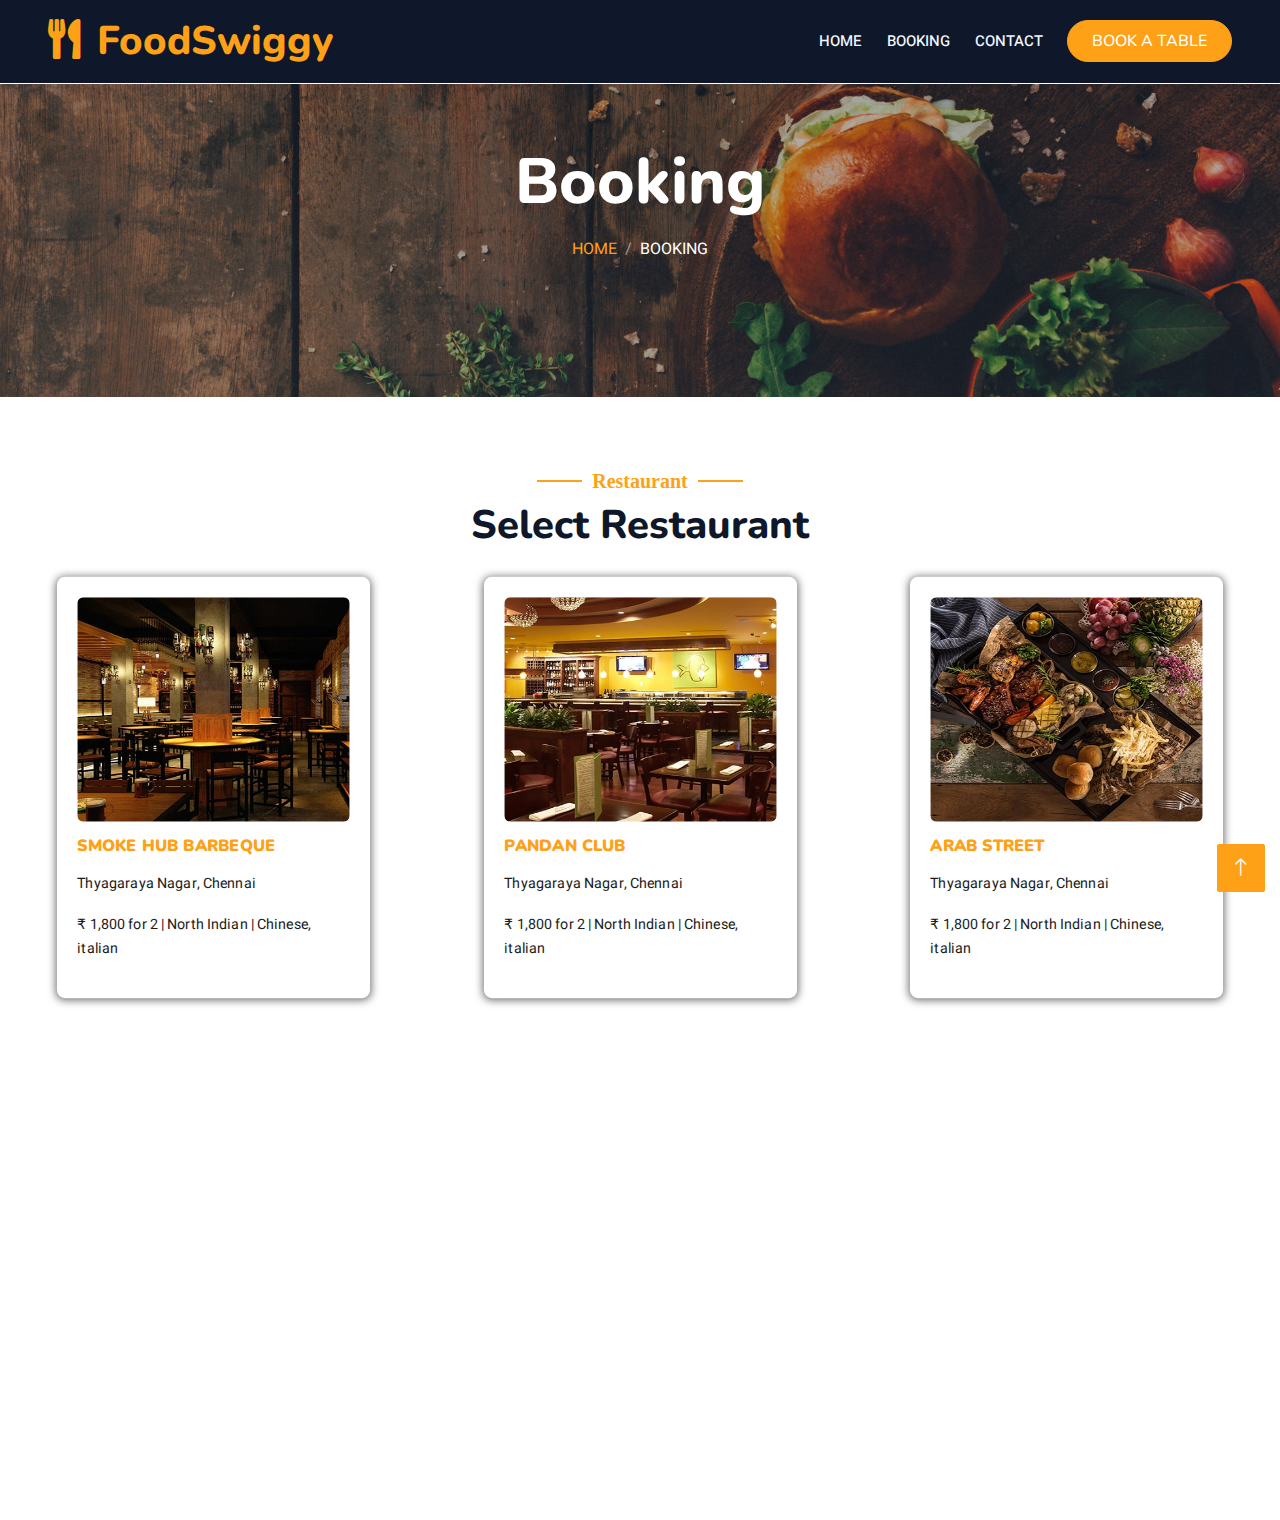
<file: booking.html>
<!DOCTYPE html>
<html lang="en">

<head>
    <meta charset="utf-8">
    <title>Restoran - Bootstrap Restaurant Template</title>
    <meta content="width=device-width, initial-scale=1.0" name="viewport">
    <meta content="" name="keywords">
    <meta content="" name="description">

    <!-- Favicon -->
    <link href="img/favicon.ico" rel="icon">

    <!-- Google Web Fonts -->
    <link rel="preconnect" href="https://fonts.googleapis.com">
    <link rel="preconnect" href="https://fonts.gstatic.com" crossorigin>
    <link
        href="https://fonts.googleapis.com/css2?family=Heebo:wght@400;500;600&family=Nunito:wght@600;700;800&family=Pacifico&display=swap"
        rel="stylesheet">

    <!-- Icon Font Stylesheet -->
    <link href="https://cdnjs.cloudflare.com/ajax/libs/font-awesome/5.10.0/css/all.min.css" rel="stylesheet">
    <link href="https://cdn.jsdelivr.net/npm/bootstrap-icons@1.4.1/font/bootstrap-icons.css" rel="stylesheet">

    <!-- Libraries Stylesheet -->
    <link href="lib/animate/animate.min.css" rel="stylesheet">
    <link href="lib/owlcarousel/assets/owl.carousel.min.css" rel="stylesheet">
    <link href="lib/tempusdominus/css/tempusdominus-bootstrap-4.min.css" rel="stylesheet" />

    <!-- Customized Bootstrap Stylesheet -->
    <link href="css/bootstrap.min.css" rel="stylesheet">

    <!-- Template Stylesheet -->
    <link href="css/style.css" rel="stylesheet">
</head>

<body>
    <div class=" bg-white p-0">
        <!-- Spinner Start -->
        <div id="spinner"
            class="show bg-white position-fixed translate-middle w-100 vh-100 top-50 start-50 d-flex align-items-center justify-content-center">
            <div class="spinner-border text-primary" style="width: 3rem; height: 3rem;" role="status">
                <span class="sr-only">Loading...</span>
            </div>
        </div>
        <!-- Spinner End -->


        <!-- Navbar & Hero Start -->
        <div class=" position-relative p-0">
            <nav class="navbar navbar-expand-lg navbar-dark bg-dark px-4 px-lg-5 py-3 py-lg-0">
                <a href="" class="navbar-brand p-0">
                    <h1 class="text-primary m-0"><i class="fa fa-utensils me-3"></i>FoodSwiggy</h1>
                    <!-- <img src="img/logo.png" alt="Logo"> -->
                </a>
                <button class="navbar-toggler" type="button" data-bs-toggle="collapse" data-bs-target="#navbarCollapse">
                    <span class="fa fa-bars"></span>
                </button>
                <div class="collapse navbar-collapse" id="navbarCollapse">
                    <div class="navbar-nav ms-auto py-0 pe-4">
                        <a href="index.html" class="nav-item nav-link">Home</a>
                        <!-- <a href="about.html" class="nav-item nav-link">About</a>
                        <a href="service.html" class="nav-item nav-link">Service</a>
                        <a href="menu.html" class="nav-item nav-link">Menu</a> -->
                        <a href="booking.html" class="nav-item nav-link">Booking</a>
                        <!-- <div class="nav-item dropdown">
                            <a href="#" class="nav-link dropdown-toggle active" data-bs-toggle="dropdown">Pages</a>
                            <div class="dropdown-menu m-0">
                                <a href="booking.html" class="dropdown-item active">Booking</a>
                                <a href="team.html" class="dropdown-item">Our Team</a>
                                <a href="testimonial.html" class="dropdown-item">Testimonial</a>
                            </div>
                        </div> -->
                        <a href="contact.html" class="nav-item nav-link">Contact</a>
                    </div>
                    <a href="" class="btn btn-primary py-2 px-4">Book A Table</a>
                </div>
            </nav>

            <div class=" py-5 bg-dark hero-header mb-5">
                <div class="container text-center my-5 pt-5 pb-4">
                    <h1 class="display-3 text-white mb-3 animated slideInDown">Booking</h1>
                    <nav aria-label="breadcrumb">
                        <ol class="breadcrumb justify-content-center text-uppercase">
                            <li class="breadcrumb-item "><a href="#">Home</a></li>
                            <li class="breadcrumb-item text-white active" aria-current="page">Booking</li>
                        </ol>
                    </nav>
                </div>
            </div>
        </div>
        <!-- Navbar & Hero End -->


        <div id="menu" class="container-xxl py-4">
            <div class="container">
                <div class="text-center wow fadeInUp" data-wow-delay="0.1s">
                    <h5 class="section-title ff-secondary text-center text-primary fw-normal">Restaurant</h5>
                    <h1 class="mb-2">Select Restaurant</h1>
                </div>
                <div class="tab-class text-center wow fadeInUp" data-wow-delay="0.1s"></div>
           
</div></div>



        <!-- <div class="special-menu pad-top-100 parallax">
            <div class="container">
              <div class="row">
                <div class="col-lg-12 col-md-12 col-sm-12 col-xs-12">
                  <div class="wow fadeIn" data-wow-duration="1s" data-wow-delay="0.1s">
                    <h2 class="block-title color-white text-center" data-aos="fade-down"> <span style="color: #ffffff;">Virtual
                        Reality Is </span>
                      Here </h2>
                    <h5 class="title-caption text-center" data-aos="fade-down"> Virtual 3D Model For Your Product </h5>
                  </div> -->
                  <section id="services" class="container-xxl services" >
                    <!-- <div class="container"> -->
        
        
                    <div class="row" style="margin-top: 0px;">
                      <div class="col-lg-4 col-md-12 icon-box" data-aos="zoom-in-right">
                        <div class="mx-5 shadows">
                          <div class="icon" onclick="book()"><img
                              src="img/about-1.jpg"
                              class="img-fluid" alt="" data-aos="fade-left" style="border-radius: 6px;"></div>
                          <h4 class="title"><a href="">Smoke Hub Barbeque</a></h4>
                          <p class="description">Thyagaraya Nagar, Chennai</p>
                          <p class="description">₹ 1,800 for 2 | North Indian | Chinese, italian</p>
                        </div>
                      </div>
                      <div class="col-lg-4 col-md-12 icon-box" data-aos="zoom-in-right">
                        <div class="mx-5 shadows">
                          <div class="icon" onclick="book()"><img src="img/about-2.jpg"
                              class="img-fluid" alt="" data-aos="fade-left" style="border-radius: 6px;"></div>
                          <h4 class="title"><a href="">Pandan Club</a></h4>
                          <p class="description">Thyagaraya Nagar, Chennai</p>
                          <p class="description">₹ 1,800 for 2 | North Indian | Chinese, italian</p>
                        </div>
                      </div>
                      <div class="col-lg-4 col-md-12 icon-box" data-aos="zoom-in-right">
                        <div class="mx-5 shadows">
                          <div class="icon" onclick="book()"><img src="img/about-4.jpg"
                              class="img-fluid" alt="" data-aos="fade-left" style="border-radius: 6px;"></div>
                          <h4 class="title"><a href="">Arab Street</a></h4>
                       
                          <p class="description">Thyagaraya Nagar, Chennai</p>
                          <p class="description">₹ 1,800 for 2 | North Indian | Chinese, italian</p>
                        </div>
                      </div>
                    </div>
                    <!-- </div> -->
                  </section><!-- End Services Section -->
       

                    <!-- Reservation Start -->
                    <!-- <div class="container-xxl py-5 px-0 wow fadeInUp" data-wow-delay="0.1s">
                        <div class="row g-0">
                            <div class="col-md-6">
                                <div class="video">
                       
                                </div>
                            </div>
                            <div class="col-md-6 bg-dark d-flex align-items-center">
                                <div class="p-5 wow fadeInUp" data-wow-delay="0.2s">
                                    <h5 class="section-title ff-secondary text-start text-primary fw-normal">Reservation
                                    </h5>
                                    <h1 class="text-white mb-4">Book A Table Online</h1>
                                    <form>
                                        <div class="row g-3">
                                            <div class="col-md-6">
                                                <div class="form-floating">
                                                    <input type="text" class="form-control" id="name"
                                                        placeholder="Your Name">
                                                    <label for="name">Your Name</label>
                                                </div>
                                            </div>
                                            <div class="col-md-6">
                                                <div class="form-floating">
                                                    <input type="email" class="form-control" id="email"
                                                        placeholder="Your Email">
                                                    <label for="email">Your Email</label>
                                                </div>
                                            </div>
                                            <div class="col-md-6">
                                                <div class="form-floating date" id="date3" data-target-input="nearest">
                                                    <input type="text" class="form-control datetimepicker-input"
                                                        id="datetime" placeholder="Date & Time" data-target="#date3"
                                                        data-toggle="datetimepicker" />
                                                    <label for="datetime">Date & Time</label>
                                                </div>
                                            </div>
                                            <div class="col-md-6">
                                                <div class="form-floating">
                                                    <select class="form-select" id="select1">
                                                        <option value="1">People 1</option>
                                                        <option value="2">People 2</option>
                                                        <option value="3">People 3</option>
                                                    </select>
                                                    <label for="select1">No Of People</label>
                                                </div>
                                            </div>
                                            <div class="col-12">
                                                <div class="form-floating">
                                                    <textarea class="form-control" placeholder="Special Request"
                                                        id="message" style="height: 100px"></textarea>
                                                    <label for="message">Special Request</label>
                                                </div>
                                            </div>
                                            <div class="col-12">
                                                <button class="btn btn-primary w-100 py-3" type="submit">Book
                                                    Now</button>
                                            </div>
                                        </div>
                                    </form>
                                </div>
                            </div>
                        </div>
                    </div>

                    <div class="modal fade" id="videoModal" tabindex="-1" aria-labelledby="exampleModalLabel"
                        aria-hidden="true">
                        <div class="modal-dialog">
                            <div class="modal-content rounded-0">
                                <div class="modal-header">
                                    <h5 class="modal-title" id="exampleModalLabel">Youtube Video</h5>
                                    <button type="button" class="btn-close" data-bs-dismiss="modal"
                                        aria-label="Close"></button>
                                </div>
                                <div class="modal-body">
                           
                                    <div class="ratio ratio-16x9">
                                        <iframe class="embed-responsive-item" src="" id="video" allowfullscreen
                                            allowscriptaccess="always" allow="autoplay"></iframe>
                                    </div>
                                </div>
                            </div>
                        </div>
                    </div> -->
                    <!-- Reservation Start -->


                    <!-- Footer Start -->
                    <div class="container-fluid bg-dark text-light footer pt-5 mt-5 wow fadeIn" data-wow-delay="0.1s">
                        <div class="container py-5">
                            <div class="row g-5">
                                <div class="col-lg-3 col-md-6">
                                    <h4 class="section-title ff-secondary text-start text-primary fw-normal mb-4">
                                        Company</h4>
                                    <a class="btn btn-link" href="">About Us</a>
                                    <a class="btn btn-link" href="">Contact Us</a>
                                    <a class="btn btn-link" href="">Reservation</a>
                                    <a class="btn btn-link" href="">Privacy Policy</a>
                                    <a class="btn btn-link" href="">Terms & Condition</a>
                                </div>
                                <div class="col-lg-3 col-md-6">
                                    <h4 class="section-title ff-secondary text-start text-primary fw-normal mb-4">
                                        Contact</h4>
                                    <p class="mb-2"><i class="fa fa-map-marker-alt me-3"></i>123 Street, New York, USA
                                    </p>
                                    <p class="mb-2"><i class="fa fa-phone-alt me-3"></i>+012 345 67890</p>
                                    <p class="mb-2"><i class="fa fa-envelope me-3"></i>info@example.com</p>
                                    <div class="d-flex pt-2">
                                        <a class="btn btn-outline-light btn-social" href=""><i
                                                class="fab fa-twitter"></i></a>
                                        <a class="btn btn-outline-light btn-social" href=""><i
                                                class="fab fa-facebook-f"></i></a>
                                        <a class="btn btn-outline-light btn-social" href=""><i
                                                class="fab fa-youtube"></i></a>
                                        <a class="btn btn-outline-light btn-social" href=""><i
                                                class="fab fa-linkedin-in"></i></a>
                                    </div>
                                </div>
                                <div class="col-lg-3 col-md-6">
                                    <h4 class="section-title ff-secondary text-start text-primary fw-normal mb-4">
                                        Opening</h4>
                                    <h5 class="text-light fw-normal">Monday - Saturday</h5>
                                    <p>09AM - 09PM</p>
                                    <h5 class="text-light fw-normal">Sunday</h5>
                                    <p>10AM - 08PM</p>
                                </div>
                                <div class="col-lg-3 col-md-6">
                                    <h4 class="section-title ff-secondary text-start text-primary fw-normal mb-4">
                                        Newsletter</h4>
                                    <p>Dolor amet sit justo amet elitr clita ipsum elitr est.</p>
                                    <div class="position-relative mx-auto" style="max-width: 400px;">
                                        <input class="form-control border-primary w-100 py-3 ps-4 pe-5" type="text"
                                            placeholder="Your email">
                                        <button type="button"
                                            class="btn btn-primary py-2 position-absolute top-0 end-0 mt-2 me-2">SignUp</button>
                                    </div>
                                </div>
                            </div>
                        </div>
                        <div class="container">
                            <div class="copyright">
                                <div class="row">
                                    <div class="col-md-6 text-center text-md-start mb-3 mb-md-0">
                                        &copy; <a class="border-bottom" href="#">FoodSwiggy</a>, All Right Reserved.

                                    
                                    </div>
                                    <div class="col-md-6 text-center text-md-end">
                                        <div class="footer-menu">
                                            <a href="">Home</a>
                                            <a href="">Cookies</a>
                                            <a href="">Help</a>
                                            <a href="">FQAs</a>
                                        </div>
                                    </div>
                                </div>
                            </div>
                        </div>
                    </div>
                    <!-- Footer End -->


                    <!-- Back to Top -->
                    <a href="#" class="btn btn-lg btn-primary btn-lg-square back-to-top"><i
                            class="bi bi-arrow-up"></i></a>
                </div>

                <!-- JavaScript Libraries -->
                <script src="https://code.jquery.com/jquery-3.4.1.min.js"></script>
                <script src="https://cdn.jsdelivr.net/npm/bootstrap@5.0.0/dist/js/bootstrap.bundle.min.js"></script>
                <script src="lib/wow/wow.min.js"></script>
                <script src="lib/easing/easing.min.js"></script>
                <script src="lib/waypoints/waypoints.min.js"></script>
                <script src="lib/counterup/counterup.min.js"></script>
                <script src="lib/owlcarousel/owl.carousel.min.js"></script>
                <script src="lib/tempusdominus/js/moment.min.js"></script>
                <script src="lib/tempusdominus/js/moment-timezone.min.js"></script>
                <script src="lib/tempusdominus/js/tempusdominus-bootstrap-4.min.js"></script>

                <!-- Template Javascript -->
                <script src="js/main.js"></script>
</body>

</html>
</file>
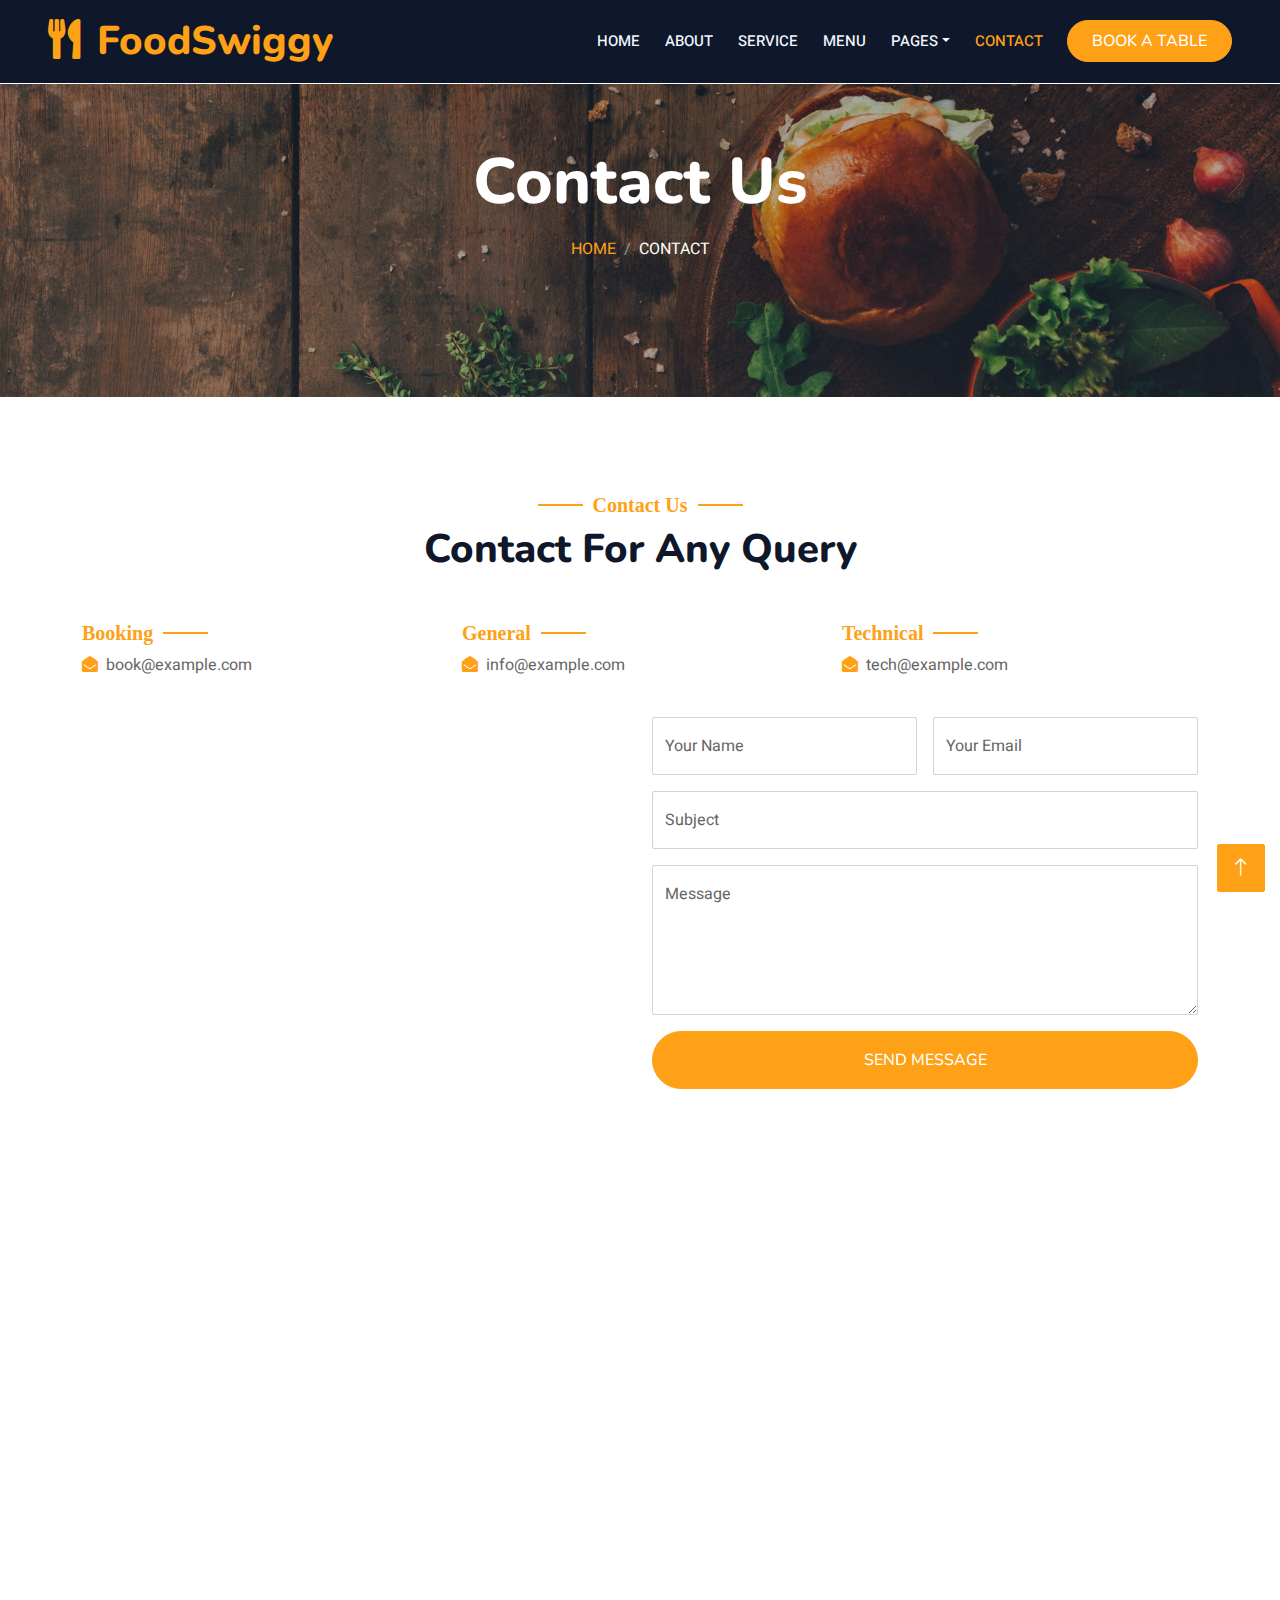
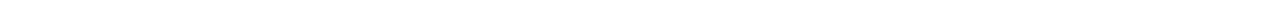
<file: contact.html>
<!DOCTYPE html>
<html lang="en">

<head>
    <meta charset="utf-8">
    <title>Restoran - Bootstrap Restaurant Template</title>
    <meta content="width=device-width, initial-scale=1.0" name="viewport">
    <meta content="" name="keywords">
    <meta content="" name="description">

    <!-- Favicon -->
    <link href="img/favicon.ico" rel="icon">

    <!-- Google Web Fonts -->
    <link rel="preconnect" href="https://fonts.googleapis.com">
    <link rel="preconnect" href="https://fonts.gstatic.com" crossorigin>
    <link href="https://fonts.googleapis.com/css2?family=Heebo:wght@400;500;600&family=Nunito:wght@600;700;800&family=Pacifico&display=swap" rel="stylesheet">

    <!-- Icon Font Stylesheet -->
    <link href="https://cdnjs.cloudflare.com/ajax/libs/font-awesome/5.10.0/css/all.min.css" rel="stylesheet">
    <link href="https://cdn.jsdelivr.net/npm/bootstrap-icons@1.4.1/font/bootstrap-icons.css" rel="stylesheet">

    <!-- Libraries Stylesheet -->
    <link href="lib/animate/animate.min.css" rel="stylesheet">
    <link href="lib/owlcarousel/assets/owl.carousel.min.css" rel="stylesheet">
    <link href="lib/tempusdominus/css/tempusdominus-bootstrap-4.min.css" rel="stylesheet" />

    <!-- Customized Bootstrap Stylesheet -->
    <link href="css/bootstrap.min.css" rel="stylesheet">

    <!-- Template Stylesheet -->
    <link href="css/style.css" rel="stylesheet">
</head>

<body>
    <div class="bg-white p-0">
        <!-- Spinner Start -->
        <div id="spinner" class="show bg-white position-fixed translate-middle w-100 vh-100 top-50 start-50 d-flex align-items-center justify-content-center">
            <div class="spinner-border text-primary" style="width: 3rem; height: 3rem;" role="status">
                <span class="sr-only">Loading...</span>
            </div>
        </div>
        <!-- Spinner End -->


        <!-- Navbar & Hero Start -->
        <div class="position-relative p-0">
            <nav class="navbar navbar-expand-lg navbar-dark bg-dark px-4 px-lg-5 py-3 py-lg-0">
                <a href="" class="navbar-brand p-0">
                    <h1 class="text-primary m-0"><i class="fa fa-utensils me-3"></i>FoodSwiggy</h1>
                    <!-- <img src="img/logo.png" alt="Logo"> -->
                </a>
                <button class="navbar-toggler" type="button" data-bs-toggle="collapse" data-bs-target="#navbarCollapse">
                    <span class="fa fa-bars"></span>
                </button>
                <div class="collapse navbar-collapse" id="navbarCollapse">
                    <div class="navbar-nav ms-auto py-0 pe-4">
                        <a href="index.html" class="nav-item nav-link">Home</a>
                        <a href="about.html" class="nav-item nav-link">About</a>
                        <a href="service.html" class="nav-item nav-link">Service</a>
                        <a href="menu.html" class="nav-item nav-link">Menu</a>
                        <div class="nav-item dropdown">
                            <a href="#" class="nav-link dropdown-toggle" data-bs-toggle="dropdown">Pages</a>
                            <div class="dropdown-menu m-0">
                                <a href="booking.html" class="dropdown-item">Booking</a>
                                <a href="team.html" class="dropdown-item">Our Team</a>
                                <a href="testimonial.html" class="dropdown-item">Testimonial</a>
                            </div>
                        </div>
                        <a href="contact.html" class="nav-item nav-link active">Contact</a>
                    </div>
                    <a href="" class="btn btn-primary py-2 px-4">Book A Table</a>
                </div>
            </nav>

            <div class="py-5 bg-dark hero-header mb-5">
                <div class="container text-center my-5 pt-5 pb-4">
                    <h1 class="display-3 text-white mb-3 animated slideInDown">Contact Us</h1>
                    <nav aria-label="breadcrumb">
                        <ol class="breadcrumb justify-content-center text-uppercase">
                            <li class="breadcrumb-item"><a href="#">Home</a></li>
                            <li class="breadcrumb-item text-white active" aria-current="page">Contact</li>
                        </ol>
                    </nav>
                </div>
            </div>
        </div>
        <!-- Navbar & Hero End -->


        <!-- Contact Start -->
        <div class="container-xxl py-5">
            <div class="container">
                <div class="text-center wow fadeInUp" data-wow-delay="0.1s">
                    <h5 class="section-title ff-secondary text-center text-primary fw-normal">Contact Us</h5>
                    <h1 class="mb-5">Contact For Any Query</h1>
                </div>
                <div class="row g-4">
                    <div class="col-12">
                        <div class="row gy-4">
                            <div class="col-md-4">
                                <h5 class="section-title ff-secondary fw-normal text-start text-primary">Booking</h5>
                                <p><i class="fa fa-envelope-open text-primary me-2"></i>book@example.com</p>
                            </div>
                            <div class="col-md-4">
                                <h5 class="section-title ff-secondary fw-normal text-start text-primary">General</h5>
                                <p><i class="fa fa-envelope-open text-primary me-2"></i>info@example.com</p>
                            </div>
                            <div class="col-md-4">
                                <h5 class="section-title ff-secondary fw-normal text-start text-primary">Technical</h5>
                                <p><i class="fa fa-envelope-open text-primary me-2"></i>tech@example.com</p>
                            </div>
                        </div>
                    </div>
                    <div class="col-md-6 wow fadeIn" data-wow-delay="0.1s">
                        <iframe class="position-relative rounded w-100 h-100"
                            src="https://www.google.com/maps/embed?pb=!1m18!1m12!1m3!1d3001156.4288297426!2d-78.01371936852176!3d42.72876761954724!2m3!1f0!2f0!3f0!3m2!1i1024!2i768!4f13.1!3m3!1m2!1s0x4ccc4bf0f123a5a9%3A0xddcfc6c1de189567!2sNew%20York%2C%20USA!5e0!3m2!1sen!2sbd!4v1603794290143!5m2!1sen!2sbd"
                            frameborder="0" style="min-height: 350px; border:0;" allowfullscreen="" aria-hidden="false"
                            tabindex="0"></iframe>
                    </div>
                    <div class="col-md-6">
                        <div class="wow fadeInUp" data-wow-delay="0.2s">
                            <form>
                                <div class="row g-3">
                                    <div class="col-md-6">
                                        <div class="form-floating">
                                            <input type="text" class="form-control" id="name" placeholder="Your Name">
                                            <label for="name">Your Name</label>
                                        </div>
                                    </div>
                                    <div class="col-md-6">
                                        <div class="form-floating">
                                            <input type="email" class="form-control" id="email" placeholder="Your Email">
                                            <label for="email">Your Email</label>
                                        </div>
                                    </div>
                                    <div class="col-12">
                                        <div class="form-floating">
                                            <input type="text" class="form-control" id="subject" placeholder="Subject">
                                            <label for="subject">Subject</label>
                                        </div>
                                    </div>
                                    <div class="col-12">
                                        <div class="form-floating">
                                            <textarea class="form-control" placeholder="Leave a message here" id="message" style="height: 150px"></textarea>
                                            <label for="message">Message</label>
                                        </div>
                                    </div>
                                    <div class="col-12">
                                        <button class="btn btn-primary w-100 py-3" type="submit">Send Message</button>
                                    </div>
                                </div>
                            </form>
                        </div>
                    </div>
                </div>
            </div>
        </div>
        <!-- Contact End -->


        <!-- Footer Start -->
        <div class="container-fluid bg-dark text-light footer pt-5 mt-5 wow fadeIn" data-wow-delay="0.1s">
            <div class="container py-5">
                <div class="row g-5">
                    <div class="col-lg-3 col-md-6">
                        <h4 class="section-title ff-secondary text-start text-primary fw-normal mb-4">Company</h4>
                        <a class="btn btn-link" href="">About Us</a>
                        <a class="btn btn-link" href="">Contact Us</a>
                        <a class="btn btn-link" href="">Reservation</a>
                        <a class="btn btn-link" href="">Privacy Policy</a>
                        <a class="btn btn-link" href="">Terms & Condition</a>
                    </div>
                    <div class="col-lg-3 col-md-6">
                        <h4 class="section-title ff-secondary text-start text-primary fw-normal mb-4">Contact</h4>
                        <p class="mb-2"><i class="fa fa-map-marker-alt me-3"></i>123 Street, New York, USA</p>
                        <p class="mb-2"><i class="fa fa-phone-alt me-3"></i>+012 345 67890</p>
                        <p class="mb-2"><i class="fa fa-envelope me-3"></i>info@example.com</p>
                        <div class="d-flex pt-2">
                            <a class="btn btn-outline-light btn-social" href=""><i class="fab fa-twitter"></i></a>
                            <a class="btn btn-outline-light btn-social" href=""><i class="fab fa-facebook-f"></i></a>
                            <a class="btn btn-outline-light btn-social" href=""><i class="fab fa-youtube"></i></a>
                            <a class="btn btn-outline-light btn-social" href=""><i class="fab fa-linkedin-in"></i></a>
                        </div>
                    </div>
                    <div class="col-lg-3 col-md-6">
                        <h4 class="section-title ff-secondary text-start text-primary fw-normal mb-4">Opening</h4>
                        <h5 class="text-light fw-normal">Monday - Saturday</h5>
                        <p>09AM - 09PM</p>
                        <h5 class="text-light fw-normal">Sunday</h5>
                        <p>10AM - 08PM</p>
                    </div>
                    <div class="col-lg-3 col-md-6">
                        <h4 class="section-title ff-secondary text-start text-primary fw-normal mb-4">Newsletter</h4>
                        <p>Dolor amet sit justo amet elitr clita ipsum elitr est.</p>
                        <div class="position-relative mx-auto" style="max-width: 400px;">
                            <input class="form-control border-primary w-100 py-3 ps-4 pe-5" type="text" placeholder="Your email">
                            <button type="button" class="btn btn-primary py-2 position-absolute top-0 end-0 mt-2 me-2">SignUp</button>
                        </div>
                    </div>
                </div>
            </div>
            <div class="container">
                <div class="copyright">
                    <div class="row">
                        <div class="col-md-6 text-center text-md-start mb-3 mb-md-0">
                            &copy; <a class="border-bottom" href="#">FoodSwiggy</a>, All Right Reserved. 
							
							
                        </div>
                        <div class="col-md-6 text-center text-md-end">
                            <div class="footer-menu">
                                <a href="">Home</a>
                                <a href="">Cookies</a>
                                <a href="">Help</a>
                                <a href="">FQAs</a>
                            </div>
                        </div>
                    </div>
                </div>
            </div>
        </div>
        <!-- Footer End -->


        <!-- Back to Top -->
        <a href="#" class="btn btn-lg btn-primary btn-lg-square back-to-top"><i class="bi bi-arrow-up"></i></a>
    </div>

    <!-- JavaScript Libraries -->
    <script src="https://code.jquery.com/jquery-3.4.1.min.js"></script>
    <script src="https://cdn.jsdelivr.net/npm/bootstrap@5.0.0/dist/js/bootstrap.bundle.min.js"></script>
    <script src="lib/wow/wow.min.js"></script>
    <script src="lib/easing/easing.min.js"></script>
    <script src="lib/waypoints/waypoints.min.js"></script>
    <script src="lib/counterup/counterup.min.js"></script>
    <script src="lib/owlcarousel/owl.carousel.min.js"></script>
    <script src="lib/tempusdominus/js/moment.min.js"></script>
    <script src="lib/tempusdominus/js/moment-timezone.min.js"></script>
    <script src="lib/tempusdominus/js/tempusdominus-bootstrap-4.min.js"></script>

    <!-- Template Javascript -->
    <script src="js/main.js"></script>
</body>

</html>
</file>
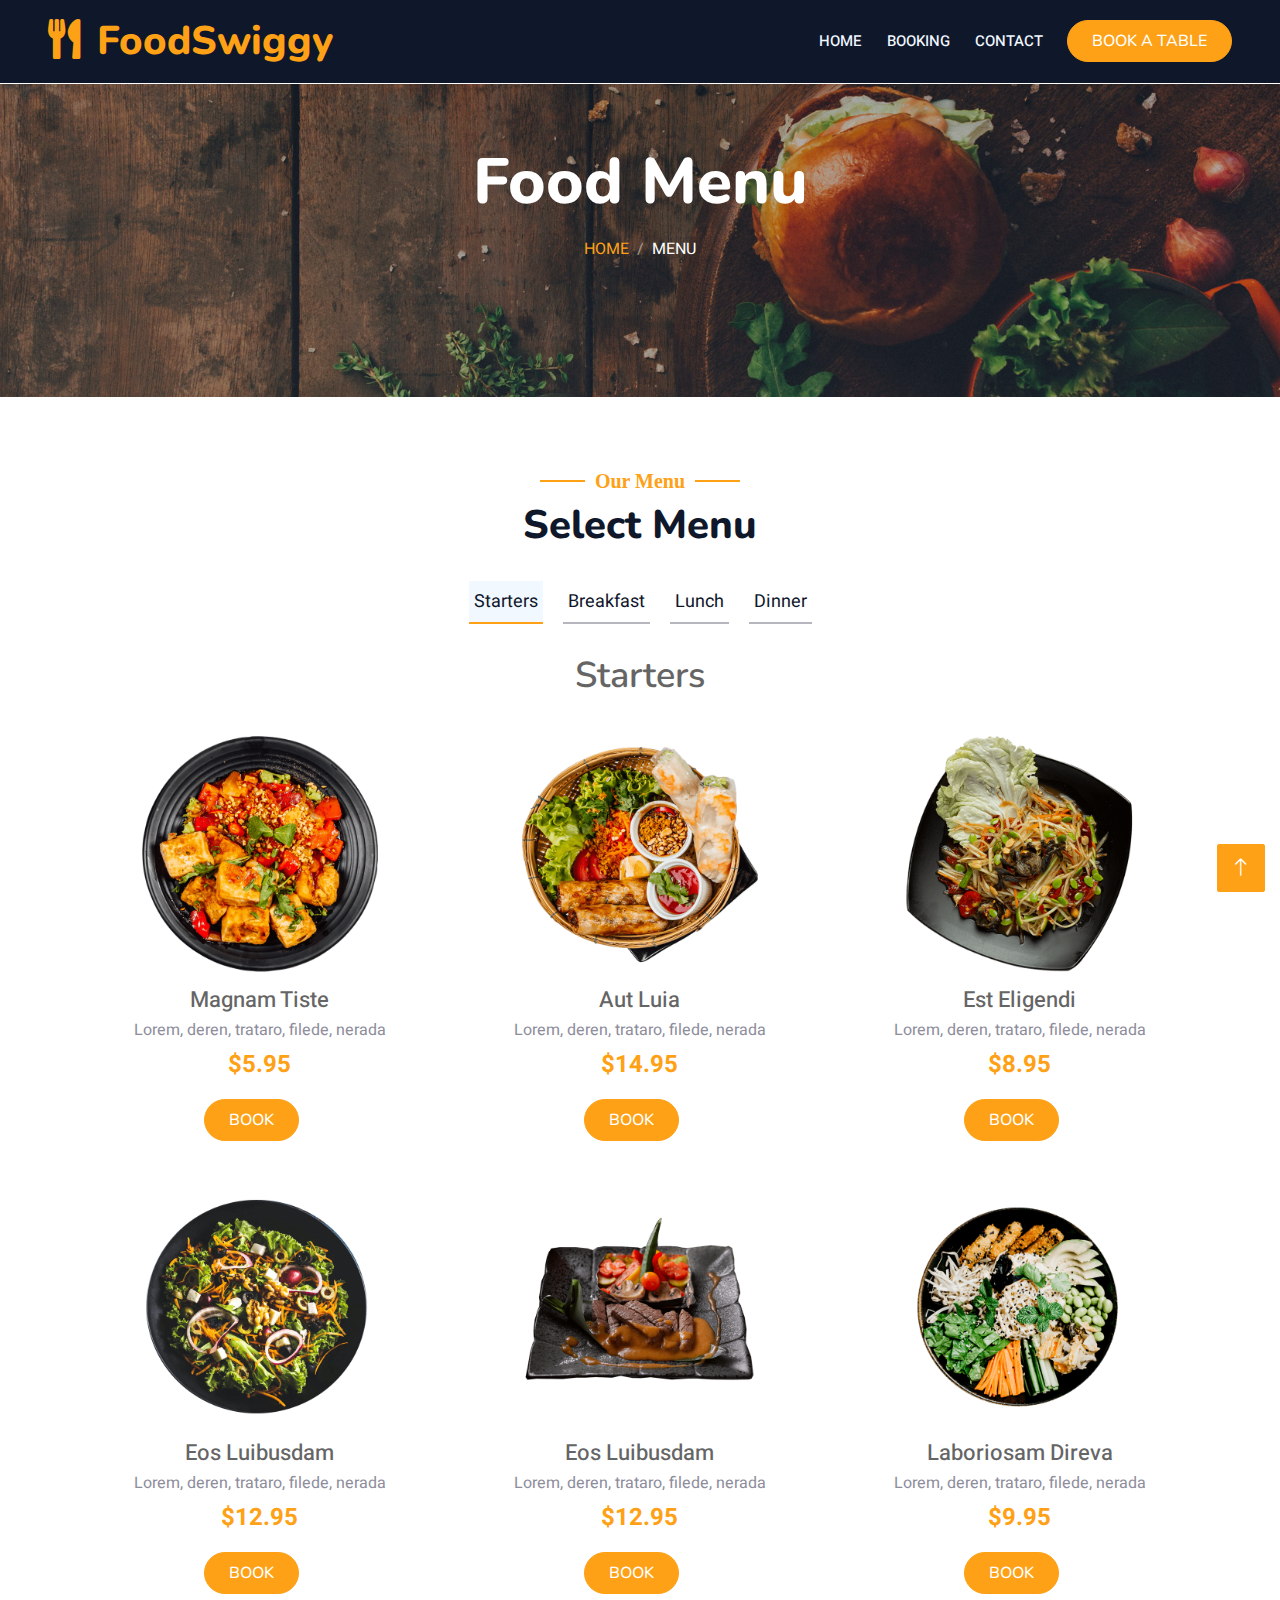
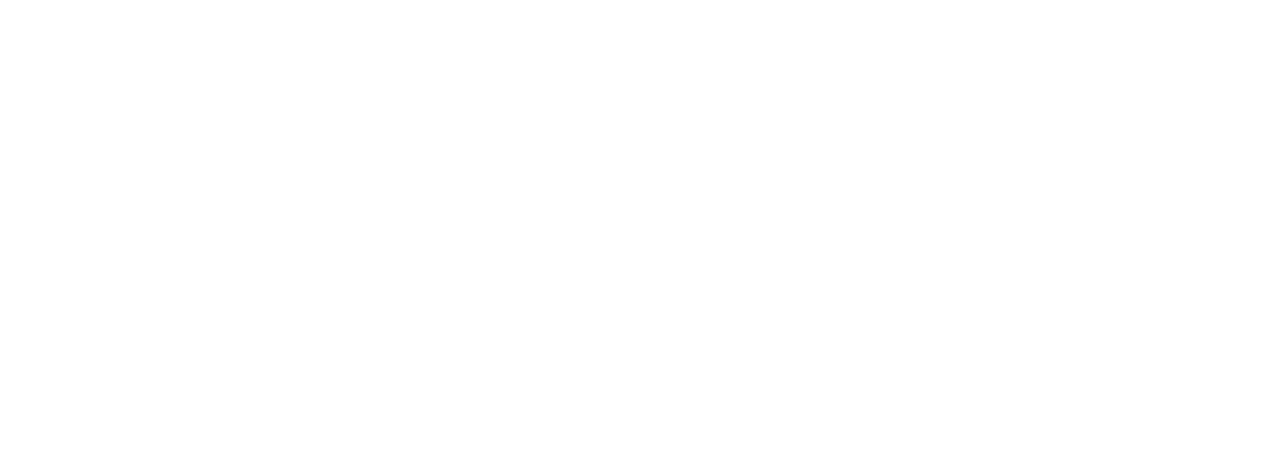
<file: menu.html>
<!DOCTYPE html>
<html lang="en">

<head>
    <meta charset="utf-8">
    <title>Restoran - Bootstrap Restaurant Template</title>
    <meta content="width=device-width, initial-scale=1.0" name="viewport">
    <meta content="" name="keywords">
    <meta content="" name="description">

    <!-- Favicon -->
    <link href="img/favicon.ico" rel="icon">

    <!-- Google Web Fonts -->
    <link rel="preconnect" href="https://fonts.googleapis.com">
    <link rel="preconnect" href="https://fonts.gstatic.com" crossorigin>
    <link href="https://fonts.googleapis.com/css2?family=Heebo:wght@400;500;600&family=Nunito:wght@600;700;800&family=Pacifico&display=swap" rel="stylesheet">

    <!-- Icon Font Stylesheet -->
    <link href="https://cdnjs.cloudflare.com/ajax/libs/font-awesome/5.10.0/css/all.min.css" rel="stylesheet">
    <link href="https://cdn.jsdelivr.net/npm/bootstrap-icons@1.4.1/font/bootstrap-icons.css" rel="stylesheet">

    <!-- Libraries Stylesheet -->
    <link href="lib/animate/animate.min.css" rel="stylesheet">
    <link href="lib/owlcarousel/assets/owl.carousel.min.css" rel="stylesheet">
    <link href="lib/tempusdominus/css/tempusdominus-bootstrap-4.min.css" rel="stylesheet" />

    <!-- Customized Bootstrap Stylesheet -->
    <link href="css/bootstrap.min.css" rel="stylesheet">

    <!-- Template Stylesheet -->
    <link href="css/style.css" rel="stylesheet">
</head>

<body>
    <div class=" bg-white p-0">
        <!-- Spinner Start -->
        <div id="spinner" class="show bg-white position-fixed translate-middle w-100 vh-100 top-50 start-50 d-flex align-items-center justify-content-center">
            <div class="spinner-border text-primary" style="width: 3rem; height: 3rem;" role="status">
                <span class="sr-only">Loading...</span>
            </div>
        </div>
        <!-- Spinner End -->


        <!-- Navbar & Hero Start -->
        <div class=" position-relative p-0">
            <nav class="navbar navbar-expand-lg navbar-dark bg-dark px-4 px-lg-5 py-3 py-lg-0">
                <a href="" class="navbar-brand p-0">
                    <h1 class="text-primary m-0"><i class="fa fa-utensils me-3"></i>FoodSwiggy</h1>
                    <!-- <img src="img/logo.png" alt="Logo"> -->
                </a>
                <button class="navbar-toggler" type="button" data-bs-toggle="collapse" data-bs-target="#navbarCollapse">
                    <span class="fa fa-bars"></span>
                </button>
                <div class="collapse navbar-collapse" id="navbarCollapse">
                    <div class="navbar-nav ms-auto py-0 pe-4">
                        <a href="index.html" class="nav-item nav-link">Home</a>
                  
                                <a href="booking.html" class="nav-item nav-link">Booking</a>
                        
                        <a href="contact.html" class="nav-item nav-link">Contact</a>
                    </div>
                    <a href="" class="btn btn-primary py-2 px-4">Book A Table</a>
                </div>
            </nav>

            <div class=" py-5 bg-dark hero-header mb-5">
                <div class="container text-center my-5 pt-5 pb-4">
                    <h1 class="display-3 text-white mb-3 animated slideInDown">Food Menu</h1>
                    <nav aria-label="breadcrumb">
                        <ol class="breadcrumb justify-content-center text-uppercase">
                            <li class="breadcrumb-item"><a href="#">Home</a></li>
                       
                            <li class="breadcrumb-item text-white active" aria-current="page">Menu</li>
                        </ol>
                    </nav>
                </div>
            </div>
        </div>
        <!-- Navbar & Hero End -->


        <!-- Menu Start -->
        <section id="menu" class="menu">
            <div class="container" data-aos="fade-up">
      
                <div id="menu" class="container-xxl py-4">
                    <div class="container">
                        <div class="text-center wow fadeInUp" data-wow-delay="0.1s">
                            <h5 class="section-title ff-secondary text-center text-primary fw-normal">Our Menu</h5>
                            <h1 class="mb-2">Select Menu</h1>
                        </div>
                        <div class="tab-class text-center wow fadeInUp" data-wow-delay="0.1s"></div>
                   
        </div></div>
      
              <ul class="nav nav-tabs d-flex justify-content-center" data-aos="fade-up" data-aos-delay="200">
      
                <li class="nav-item">
                  <a class="nav-link active show" data-bs-toggle="tab" data-bs-target="#menu-starters">
                    <h4>Starters</h4>
                  </a>
                </li><!-- End tab nav item -->
      
                <li class="nav-item">
                  <a class="nav-link" data-bs-toggle="tab" data-bs-target="#menu-breakfast">
                    <h4>Breakfast</h4>
                  </a><!-- End tab nav item -->
      
                <li class="nav-item">
                  <a class="nav-link" data-bs-toggle="tab" data-bs-target="#menu-lunch">
                    <h4>Lunch</h4>
                  </a>
                </li><!-- End tab nav item -->
      
                <li class="nav-item">
                  <a class="nav-link" data-bs-toggle="tab" data-bs-target="#menu-dinner">
                    <h4>Dinner</h4>
                  </a>
                </li><!-- End tab nav item -->
      
              </ul>
      
              <div class="tab-content" data-aos="fade-up" data-aos-delay="300">
      
                <div class="tab-pane fade active show" id="menu-starters">
      
                  <div class="tab-header text-center">
                 
                    <h3>Starters</h3>
                  </div>
      
                  <div class="row gy-5">
      
                    <div class="col-lg-4 menu-item">
                      <a href="img/menu-item-1.png" class="glightbox"><img src="img/menu-item-1.png" class="menu-img img-fluid" alt=""></a>
                      <h4>Magnam Tiste</h4>
                      <p class="ingredients">
                        Lorem, deren, trataro, filede, nerada
                      </p>
                      <p class="price">
                        $5.95
                      </p>
                      <a href="" class="btn btn-primary py-sm-2 px-sm-4 me-3 animated slideInLeft">Book</a>
                    </div><!-- Menu Item -->
      
                    <div class="col-lg-4 menu-item">
                      <a href="img/menu-item-2.png" class="glightbox"><img src="img/menu-item-2.png" class="menu-img img-fluid" alt=""></a>
                      <h4>Aut Luia</h4>
                      <p class="ingredients">
                        Lorem, deren, trataro, filede, nerada
                      </p>
                      <p class="price">
                        $14.95
                      </p>
                      <a href="" class="btn btn-primary py-sm-2 px-sm-4 me-3 animated slideInLeft">Book</a>
                    </div><!-- Menu Item -->
      
                    <div class="col-lg-4 menu-item">
                      <a href="img/menu-item-3.png" class="glightbox"><img src="img/menu-item-3.png" class="menu-img img-fluid" alt=""></a>
                      <h4>Est Eligendi</h4>
                      <p class="ingredients">
                        Lorem, deren, trataro, filede, nerada
                      </p>
                      <p class="price">
                        $8.95
                      </p>
                      <a href="" class="btn btn-primary py-sm-2 px-sm-4 me-3 animated slideInLeft">Book</a>
                    </div><!-- Menu Item -->
      
                    <div class="col-lg-4 menu-item">
                      <a href="img/menu-item-4.png" class="glightbox"><img src="img/menu-item-4.png" class="menu-img img-fluid" alt=""></a>
                      <h4>Eos Luibusdam</h4>
                      <p class="ingredients">
                        Lorem, deren, trataro, filede, nerada
                      </p>
                      <p class="price">
                        $12.95
                      </p>
                      <a href="" class="btn btn-primary py-sm-2 px-sm-4 me-3 animated slideInLeft">Book</a>
                    </div><!-- Menu Item -->
      
                    <div class="col-lg-4 menu-item">
                      <a href="img/menu-item-5.png" class="glightbox"><img src="img/menu-item-5.png" class="menu-img img-fluid" alt=""></a>
                      <h4>Eos Luibusdam</h4>
                      <p class="ingredients">
                        Lorem, deren, trataro, filede, nerada
                      </p>
                      <p class="price">
                        $12.95
                      </p>
                      <a href="" class="btn btn-primary py-sm-2 px-sm-4 me-3 animated slideInLeft">Book</a>
                    </div><!-- Menu Item -->
      
                    <div class="col-lg-4 menu-item">
                      <a href="img/menu-item-6.png" class="glightbox"><img src="img/menu-item-6.png" class="menu-img img-fluid" alt=""></a>
                      <h4>Laboriosam Direva</h4>
                      <p class="ingredients">
                        Lorem, deren, trataro, filede, nerada
                      </p>
                      <p class="price">
                        $9.95
                      </p>
                      <a href="" class="btn btn-primary py-sm-2 px-sm-4 me-3 animated slideInLeft">Book</a>
                    </div><!-- Menu Item -->
      
                  </div>
                </div><!-- End Starter Menu Content -->
      
                <div class="tab-pane fade" id="menu-breakfast">
      
                  <div class="tab-header text-center">
                 
                    <h3>Breakfast</h3>
                  </div>
      
                  <div class="row gy-5">
      
                    <div class="col-lg-4 menu-item">
                      <a href="img/menu-item-2.png" class="glightbox"><img src="img/menu-item-2.png" class="menu-img img-fluid" alt=""></a>
                      <h4>Magnam Tiste</h4>
                      <p class="ingredients">
                        Lorem, deren, trataro, filede, nerada
                      </p>
                      <p class="price">
                        $5.95
                      </p>
                      <a href="" class="btn btn-primary py-sm-2 px-sm-4 me-3 animated slideInLeft">Book</a>
                    </div><!-- Menu Item -->
      
                    <div class="col-lg-4 menu-item">
                      <a href="img/menu-item-2.png" class="glightbox"><img src="img/menu-item-2.png" class="menu-img img-fluid" alt=""></a>
                      <h4>Aut Luia</h4>
                      <p class="ingredients">
                        Lorem, deren, trataro, filede, nerada
                      </p>
                      <p class="price">
                        $14.95
                      </p>
                      <a href="" class="btn btn-primary py-sm-2 px-sm-4 me-3 animated slideInLeft">Book</a>
                    </div><!-- Menu Item -->
      
                    <div class="col-lg-4 menu-item">
                      <a href="img/menu-item-2.png" class="glightbox"><img src="img/menu-item-2.png" class="menu-img img-fluid" alt=""></a>
                      <h4>Est Eligendi</h4>
                      <p class="ingredients">
                        Lorem, deren, trataro, filede, nerada
                      </p>
                      <p class="price">
                        $8.95
                      </p>
                      <a href="" class="btn btn-primary py-sm-2 px-sm-4 me-3 animated slideInLeft">Book</a>
                    </div><!-- Menu Item -->
      
                    <div class="col-lg-4 menu-item">
                      <a href="img/menu-item-2.png" class="glightbox"><img src="img/menu-item-2.png" class="menu-img img-fluid" alt=""></a>
                      <h4>Eos Luibusdam</h4>
                      <p class="ingredients">
                        Lorem, deren, trataro, filede, nerada
                      </p>
                      <p class="price">
                        $12.95
                      </p>
                      <a href="" class="btn btn-primary py-sm-2 px-sm-4 me-3 animated slideInLeft">Book</a>
                    </div><!-- Menu Item -->
      
                    <div class="col-lg-4 menu-item">
                      <a href="img/menu-item-2.png" class="glightbox"><img src="img/menu-item-2.png" class="menu-img img-fluid" alt=""></a>
                      <h4>Eos Luibusdam</h4>
                      <p class="ingredients">
                        Lorem, deren, trataro, filede, nerada
                      </p>
                      <p class="price">
                        $12.95
                      </p>
                      <a href="" class="btn btn-primary py-sm-2 px-sm-4 me-3 animated slideInLeft">Book</a>
                    </div><!-- Menu Item -->
      
                    <div class="col-lg-4 menu-item">
                      <a href="img/menu-item-2.png" class="glightbox"><img src="img/menu-item-2.png" class="menu-img img-fluid" alt=""></a>
                      <h4>Laboriosam Direva</h4>
                      <p class="ingredients">
                        Lorem, deren, trataro, filede, nerada
                      </p>
                      <p class="price">
                        $9.95
                      </p>
                      <a href="" class="btn btn-primary py-sm-2 px-sm-4 me-3 animated slideInLeft">Book</a>
                    </div><!-- Menu Item -->
      
                  </div>
                </div><!-- End Breakfast Menu Content -->
      
                <div class="tab-pane fade" id="menu-lunch">
      
                  <div class="tab-header text-center">
                 
                    <h3>Lunch</h3>
                  </div>
      
                  <div class="row gy-5">
      
                    <div class="col-lg-4 menu-item">
                      <a href="img/menu-item-2.png" class="glightbox"><img src="img/menu-item-2.png" class="menu-img img-fluid" alt=""></a>
                      <h4>Magnam Tiste</h4>
                      <p class="ingredients">
                        Lorem, deren, trataro, filede, nerada
                      </p>
                      <p class="price">
                        $5.95
                      </p>
                      <a href="" class="btn btn-primary py-sm-2 px-sm-4 me-3 animated slideInLeft">Book</a>
                    </div><!-- Menu Item -->
      
                    <div class="col-lg-4 menu-item">
                      <a href="img/menu-item-2.png" class="glightbox"><img src="img/menu-item-2.png" class="menu-img img-fluid" alt=""></a>
                      <h4>Aut Luia</h4>
                      <p class="ingredients">
                        Lorem, deren, trataro, filede, nerada
                      </p>
                      <p class="price">
                        $14.95
                      </p>
                      <a href="" class="btn btn-primary py-sm-2 px-sm-4 me-3 animated slideInLeft">Book</a>
                    </div><!-- Menu Item -->
      
                    <div class="col-lg-4 menu-item">
                      <a href="img/menu-item-2.png" class="glightbox"><img src="img/menu-item-2.png" class="menu-img img-fluid" alt=""></a>
                      <h4>Est Eligendi</h4>
                      <p class="ingredients">
                        Lorem, deren, trataro, filede, nerada
                      </p>
                      <p class="price">
                        $8.95
                      </p>
                      <a href="" class="btn btn-primary py-sm-2 px-sm-4 me-3 animated slideInLeft">Book</a>
                    </div><!-- Menu Item -->
      
                    <div class="col-lg-4 menu-item">
                      <a href="img/menu-item-2.png" class="glightbox"><img src="img/menu-item-2.png" class="menu-img img-fluid" alt=""></a>
                      <h4>Eos Luibusdam</h4>
                      <p class="ingredients">
                        Lorem, deren, trataro, filede, nerada
                      </p>
                      <p class="price">
                        $12.95
                      </p>
                      <a href="" class="btn btn-primary py-sm-2 px-sm-4 me-3 animated slideInLeft">Book</a>
                    </div><!-- Menu Item -->
      
                    <div class="col-lg-4 menu-item">
                      <a href="img/menu-item-2.png" class="glightbox"><img src="img/menu-item-2.png" class="menu-img img-fluid" alt=""></a>
                      <h4>Eos Luibusdam</h4>
                      <p class="ingredients">
                        Lorem, deren, trataro, filede, nerada
                      </p>
                      <p class="price">
                        $12.95
                      </p>
                      <a href="" class="btn btn-primary py-sm-2 px-sm-4 me-3 animated slideInLeft">Book</a>
                    </div><!-- Menu Item -->
      
                    <div class="col-lg-4 menu-item">
                      <a href="img/menu-item-2.png" class="glightbox"><img src="img/menu-item-2.png" class="menu-img img-fluid" alt=""></a>
                      <h4>Laboriosam Direva</h4>
                      <p class="ingredients">
                        Lorem, deren, trataro, filede, nerada
                      </p>
                      <p class="price">
                        $9.95
                      </p>
                      <a href="" class="btn btn-primary py-sm-2 px-sm-4 me-3 animated slideInLeft">Book</a>
                    </div><!-- Menu Item -->
      
                  </div>
                </div><!-- End Lunch Menu Content -->
      
                <div class="tab-pane fade" id="menu-dinner">
      
                  <div class="tab-header text-center">
                 
                    <h3>Dinner</h3>
                  </div>
      
                  <div class="row gy-5">
      
                    <div class="col-lg-4 menu-item">
                      <a href="img/menu-item-2.png" class="glightbox"><img src="img/menu-item-2.png" class="menu-img img-fluid" alt=""></a>
                      <h4>Magnam Tiste</h4>
                      <p class="ingredients">
                        Lorem, deren, trataro, filede, nerada
                      </p>
                      <p class="price">
                        $5.95
                      </p>
                    </div><!-- Menu Item -->
      
                    <div class="col-lg-4 menu-item">
                      <a href="img/menu-item-2.png" class="glightbox"><img src="img/menu-item-2.png" class="menu-img img-fluid" alt=""></a>
                      <h4>Aut Luia</h4>
                      <p class="ingredients">
                        Lorem, deren, trataro, filede, nerada
                      </p>
                      <p class="price">
                        $14.95
                      </p>
                    </div><!-- Menu Item -->
      
                    <div class="col-lg-4 menu-item">
                      <a href="img/menu-item-2.png" class="glightbox"><img src="img/menu-item-2.png" class="menu-img img-fluid" alt=""></a>
                      <h4>Est Eligendi</h4>
                      <p class="ingredients">
                        Lorem, deren, trataro, filede, nerada
                      </p>
                      <p class="price">
                        $8.95
                      </p>
                    </div><!-- Menu Item -->
      
                    <div class="col-lg-4 menu-item">
                      <a href="img/menu-item-2.png" class="glightbox"><img src="img/menu-item-2.png" class="menu-img img-fluid" alt=""></a>
                      <h4>Eos Luibusdam</h4>
                      <p class="ingredients">
                        Lorem, deren, trataro, filede, nerada
                      </p>
                      <p class="price">
                        $12.95
                      </p>
                    </div><!-- Menu Item -->
      
                    <div class="col-lg-4 menu-item">
                      <a href="img/menu-item-2.png" class="glightbox"><img src="img/menu-item-2.png" class="menu-img img-fluid" alt=""></a>
                      <h4>Eos Luibusdam</h4>
                      <p class="ingredients">
                        Lorem, deren, trataro, filede, nerada
                      </p>
                      <p class="price">
                        $12.95
                      </p>
                    </div><!-- Menu Item -->
      
                    <div class="col-lg-4 menu-item">
                      <a href="img/menu-item-2.png" class="glightbox"><img src="img/menu-item-2.png" class="menu-img img-fluid" alt=""></a>
                      <h4>Laboriosam Direva</h4>
                      <p class="ingredients">
                        Lorem, deren, trataro, filede, nerada
                      </p>
                      <p class="price">
                        $9.95
                      </p>
                    </div><!-- Menu Item -->
      
                  </div>
                </div><!-- End Dinner Menu Content -->
      
              </div>
      
            </div>
          </section><!-- End Menu Section -->

        

        <!-- Footer Start -->
        <div class="container-fluid bg-dark text-light footer pt-5 mt-5 wow fadeIn" data-wow-delay="0.1s">
            <div class="container py-5">
                <div class="row g-5">
                    <div class="col-lg-3 col-md-6">
                        <h4 class="section-title ff-secondary text-start text-primary fw-normal mb-4">Company</h4>
                        <a class="btn btn-link" href="">About Us</a>
                        <a class="btn btn-link" href="">Contact Us</a>
                        <a class="btn btn-link" href="">Reservation</a>
                        <a class="btn btn-link" href="">Privacy Policy</a>
                        <a class="btn btn-link" href="">Terms & Condition</a>
                    </div>
                    <div class="col-lg-3 col-md-6">
                        <h4 class="section-title ff-secondary text-start text-primary fw-normal mb-4">Contact</h4>
                        <p class="mb-2"><i class="fa fa-map-marker-alt me-3"></i>123 Street, New York, USA</p>
                        <p class="mb-2"><i class="fa fa-phone-alt me-3"></i>+012 345 67890</p>
                        <p class="mb-2"><i class="fa fa-envelope me-3"></i>info@example.com</p>
                        <div class="d-flex pt-2">
                            <a class="btn btn-outline-light btn-social" href=""><i class="fab fa-twitter"></i></a>
                            <a class="btn btn-outline-light btn-social" href=""><i class="fab fa-facebook-f"></i></a>
                            <a class="btn btn-outline-light btn-social" href=""><i class="fab fa-youtube"></i></a>
                            <a class="btn btn-outline-light btn-social" href=""><i class="fab fa-linkedin-in"></i></a>
                        </div>
                    </div>
                    <div class="col-lg-3 col-md-6">
                        <h4 class="section-title ff-secondary text-start text-primary fw-normal mb-4">Opening</h4>
                        <h5 class="text-light fw-normal">Monday - Saturday</h5>
                        <p>09AM - 09PM</p>
                        <h5 class="text-light fw-normal">Sunday</h5>
                        <p>10AM - 08PM</p>
                    </div>
                    <div class="col-lg-3 col-md-6">
                        <h4 class="section-title ff-secondary text-start text-primary fw-normal mb-4">Newsletter</h4>
                        <p>Dolor amet sit justo amet elitr clita ipsum elitr est.</p>
                        <div class="position-relative mx-auto" style="max-width: 400px;">
                            <input class="form-control border-primary w-100 py-3 ps-4 pe-5" type="text" placeholder="Your email">
                            <button type="button" class="btn btn-primary py-2 position-absolute top-0 end-0 mt-2 me-2">SignUp</button>
                        </div>
                    </div>
                </div>
            </div>
            <div class="container">
                <div class="copyright">
                    <div class="row">
                        <div class="col-md-6 text-center text-md-start mb-3 mb-md-0">
                            &copy; <a class="border-bottom" href="#">FoodSwiggy</a>, All Right Reserved. 
							
				
                        </div>
                        <div class="col-md-6 text-center text-md-end">
                            <div class="footer-menu">
                                <a href="">Home</a>
                                <a href="">Cookies</a>
                                <a href="">Help</a>
                                <a href="">FQAs</a>
                            </div>
                        </div>
                    </div>
                </div>
            </div>
        </div>
        <!-- Footer End -->


        <!-- Back to Top -->
        <a href="#" class="btn btn-lg btn-primary btn-lg-square back-to-top"><i class="bi bi-arrow-up"></i></a>
    </div>

    <!-- JavaScript Libraries -->
    <script src="https://code.jquery.com/jquery-3.4.1.min.js"></script>
    <script src="https://cdn.jsdelivr.net/npm/bootstrap@5.0.0/dist/js/bootstrap.bundle.min.js"></script>
    <script src="lib/wow/wow.min.js"></script>
    <script src="lib/easing/easing.min.js"></script>
    <script src="lib/waypoints/waypoints.min.js"></script>
    <script src="lib/counterup/counterup.min.js"></script>
    <script src="lib/owlcarousel/owl.carousel.min.js"></script>
    <script src="lib/tempusdominus/js/moment.min.js"></script>
    <script src="lib/tempusdominus/js/moment-timezone.min.js"></script>
    <script src="lib/tempusdominus/js/tempusdominus-bootstrap-4.min.js"></script>

    <!-- Template Javascript -->
    <script src="js/main.js"></script>
</body>

</html>
</file>
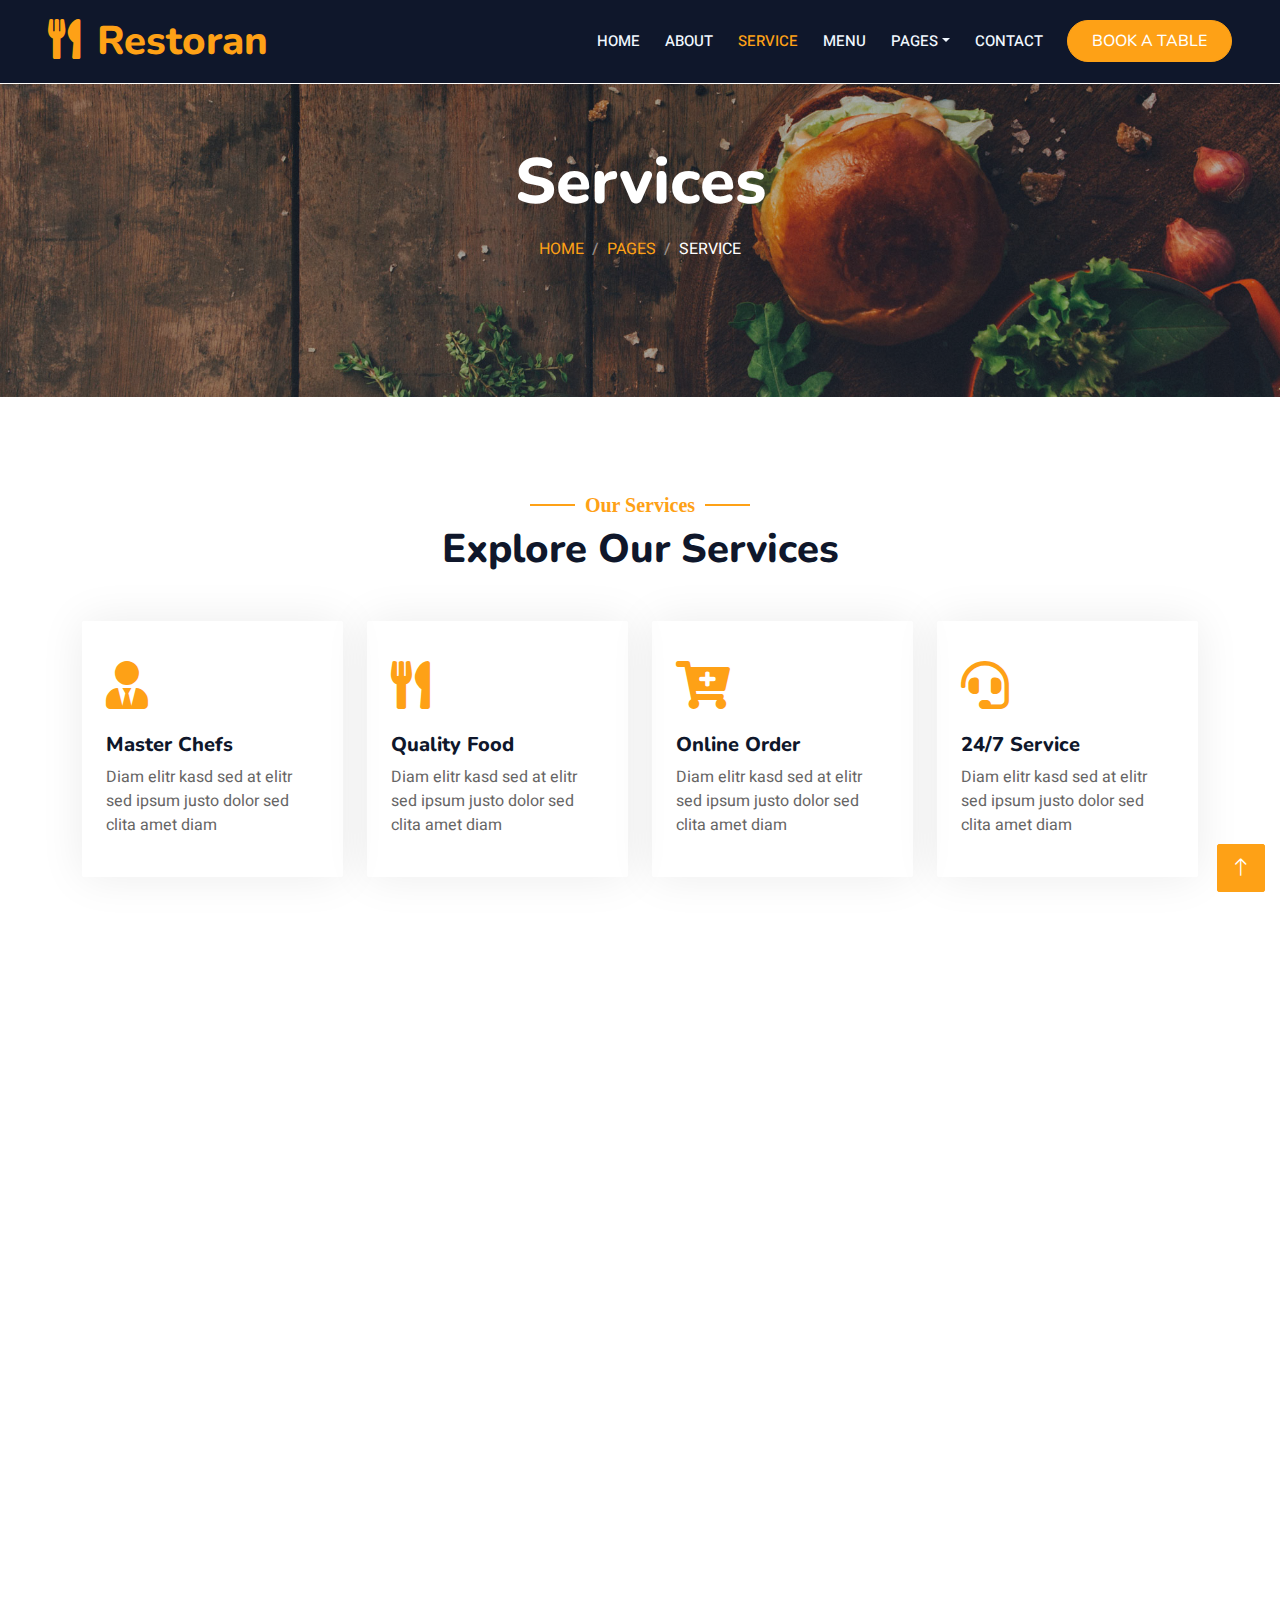
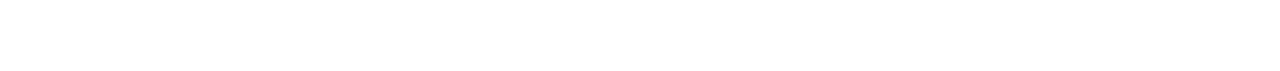
<file: service.html>
<!DOCTYPE html>
<html lang="en">

<head>
    <meta charset="utf-8">
    <title>Restoran - Bootstrap Restaurant Template</title>
    <meta content="width=device-width, initial-scale=1.0" name="viewport">
    <meta content="" name="keywords">
    <meta content="" name="description">

    <!-- Favicon -->
    <link href="img/favicon.ico" rel="icon">

    <!-- Google Web Fonts -->
    <link rel="preconnect" href="https://fonts.googleapis.com">
    <link rel="preconnect" href="https://fonts.gstatic.com" crossorigin>
    <link href="https://fonts.googleapis.com/css2?family=Heebo:wght@400;500;600&family=Nunito:wght@600;700;800&family=Pacifico&display=swap" rel="stylesheet">

    <!-- Icon Font Stylesheet -->
    <link href="https://cdnjs.cloudflare.com/ajax/libs/font-awesome/5.10.0/css/all.min.css" rel="stylesheet">
    <link href="https://cdn.jsdelivr.net/npm/bootstrap-icons@1.4.1/font/bootstrap-icons.css" rel="stylesheet">

    <!-- Libraries Stylesheet -->
    <link href="lib/animate/animate.min.css" rel="stylesheet">
    <link href="lib/owlcarousel/assets/owl.carousel.min.css" rel="stylesheet">
    <link href="lib/tempusdominus/css/tempusdominus-bootstrap-4.min.css" rel="stylesheet" />

    <!-- Customized Bootstrap Stylesheet -->
    <link href="css/bootstrap.min.css" rel="stylesheet">

    <!-- Template Stylesheet -->
    <link href="css/style.css" rel="stylesheet">
</head>

<body>
    <div class="container-xxl bg-white p-0">
        <!-- Spinner Start -->
        <div id="spinner" class="show bg-white position-fixed translate-middle w-100 vh-100 top-50 start-50 d-flex align-items-center justify-content-center">
            <div class="spinner-border text-primary" style="width: 3rem; height: 3rem;" role="status">
                <span class="sr-only">Loading...</span>
            </div>
        </div>
        <!-- Spinner End -->


        <!-- Navbar & Hero Start -->
        <div class="container-xxl position-relative p-0">
            <nav class="navbar navbar-expand-lg navbar-dark bg-dark px-4 px-lg-5 py-3 py-lg-0">
                <a href="" class="navbar-brand p-0">
                    <h1 class="text-primary m-0"><i class="fa fa-utensils me-3"></i>Restoran</h1>
                    <!-- <img src="img/logo.png" alt="Logo"> -->
                </a>
                <button class="navbar-toggler" type="button" data-bs-toggle="collapse" data-bs-target="#navbarCollapse">
                    <span class="fa fa-bars"></span>
                </button>
                <div class="collapse navbar-collapse" id="navbarCollapse">
                    <div class="navbar-nav ms-auto py-0 pe-4">
                        <a href="index.html" class="nav-item nav-link">Home</a>
                        <a href="about.html" class="nav-item nav-link">About</a>
                        <a href="service.html" class="nav-item nav-link active">Service</a>
                        <a href="menu.html" class="nav-item nav-link">Menu</a>
                        <div class="nav-item dropdown">
                            <a href="#" class="nav-link dropdown-toggle" data-bs-toggle="dropdown">Pages</a>
                            <div class="dropdown-menu m-0">
                                <a href="booking.html" class="dropdown-item">Booking</a>
                                <a href="team.html" class="dropdown-item">Our Team</a>
                                <a href="testimonial.html" class="dropdown-item">Testimonial</a>
                            </div>
                        </div>
                        <a href="contact.html" class="nav-item nav-link">Contact</a>
                    </div>
                    <a href="" class="btn btn-primary py-2 px-4">Book A Table</a>
                </div>
            </nav>

            <div class="container-xxl py-5 bg-dark hero-header mb-5">
                <div class="container text-center my-5 pt-5 pb-4">
                    <h1 class="display-3 text-white mb-3 animated slideInDown">Services</h1>
                    <nav aria-label="breadcrumb">
                        <ol class="breadcrumb justify-content-center text-uppercase">
                            <li class="breadcrumb-item"><a href="#">Home</a></li>
                            <li class="breadcrumb-item"><a href="#">Pages</a></li>
                            <li class="breadcrumb-item text-white active" aria-current="page">Service</li>
                        </ol>
                    </nav>
                </div>
            </div>
        </div>
        <!-- Navbar & Hero End -->


        <!-- Service Start -->
        <div class="container-xxl py-5">
            <div class="container">
                <div class="text-center wow fadeInUp" data-wow-delay="0.1s">
                    <h5 class="section-title ff-secondary text-center text-primary fw-normal">Our Services</h5>
                    <h1 class="mb-5">Explore Our Services</h1>
                </div>
                <div class="row g-4">
                    <div class="col-lg-3 col-sm-6 wow fadeInUp" data-wow-delay="0.1s">
                        <div class="service-item rounded pt-3">
                            <div class="p-4">
                                <i class="fa fa-3x fa-user-tie text-primary mb-4"></i>
                                <h5>Master Chefs</h5>
                                <p>Diam elitr kasd sed at elitr sed ipsum justo dolor sed clita amet diam</p>
                            </div>
                        </div>
                    </div>
                    <div class="col-lg-3 col-sm-6 wow fadeInUp" data-wow-delay="0.3s">
                        <div class="service-item rounded pt-3">
                            <div class="p-4">
                                <i class="fa fa-3x fa-utensils text-primary mb-4"></i>
                                <h5>Quality Food</h5>
                                <p>Diam elitr kasd sed at elitr sed ipsum justo dolor sed clita amet diam</p>
                            </div>
                        </div>
                    </div>
                    <div class="col-lg-3 col-sm-6 wow fadeInUp" data-wow-delay="0.5s">
                        <div class="service-item rounded pt-3">
                            <div class="p-4">
                                <i class="fa fa-3x fa-cart-plus text-primary mb-4"></i>
                                <h5>Online Order</h5>
                                <p>Diam elitr kasd sed at elitr sed ipsum justo dolor sed clita amet diam</p>
                            </div>
                        </div>
                    </div>
                    <div class="col-lg-3 col-sm-6 wow fadeInUp" data-wow-delay="0.7s">
                        <div class="service-item rounded pt-3">
                            <div class="p-4">
                                <i class="fa fa-3x fa-headset text-primary mb-4"></i>
                                <h5>24/7 Service</h5>
                                <p>Diam elitr kasd sed at elitr sed ipsum justo dolor sed clita amet diam</p>
                            </div>
                        </div>
                    </div>
                    <div class="col-lg-3 col-sm-6 wow fadeInUp" data-wow-delay="0.1s">
                        <div class="service-item rounded pt-3">
                            <div class="p-4">
                                <i class="fa fa-3x fa-user-tie text-primary mb-4"></i>
                                <h5>Master Chefs</h5>
                                <p>Diam elitr kasd sed at elitr sed ipsum justo dolor sed clita amet diam</p>
                            </div>
                        </div>
                    </div>
                    <div class="col-lg-3 col-sm-6 wow fadeInUp" data-wow-delay="0.3s">
                        <div class="service-item rounded pt-3">
                            <div class="p-4">
                                <i class="fa fa-3x fa-utensils text-primary mb-4"></i>
                                <h5>Quality Food</h5>
                                <p>Diam elitr kasd sed at elitr sed ipsum justo dolor sed clita amet diam</p>
                            </div>
                        </div>
                    </div>
                    <div class="col-lg-3 col-sm-6 wow fadeInUp" data-wow-delay="0.5s">
                        <div class="service-item rounded pt-3">
                            <div class="p-4">
                                <i class="fa fa-3x fa-cart-plus text-primary mb-4"></i>
                                <h5>Online Order</h5>
                                <p>Diam elitr kasd sed at elitr sed ipsum justo dolor sed clita amet diam</p>
                            </div>
                        </div>
                    </div>
                    <div class="col-lg-3 col-sm-6 wow fadeInUp" data-wow-delay="0.7s">
                        <div class="service-item rounded pt-3">
                            <div class="p-4">
                                <i class="fa fa-3x fa-headset text-primary mb-4"></i>
                                <h5>24/7 Service</h5>
                                <p>Diam elitr kasd sed at elitr sed ipsum justo dolor sed clita amet diam</p>
                            </div>
                        </div>
                    </div>
                </div>
            </div>
        </div>
        <!-- Service End -->
        

        <!-- Footer Start -->
        <div class="container-fluid bg-dark text-light footer pt-5 mt-5 wow fadeIn" data-wow-delay="0.1s">
            <div class="container py-5">
                <div class="row g-5">
                    <div class="col-lg-3 col-md-6">
                        <h4 class="section-title ff-secondary text-start text-primary fw-normal mb-4">Company</h4>
                        <a class="btn btn-link" href="">About Us</a>
                        <a class="btn btn-link" href="">Contact Us</a>
                        <a class="btn btn-link" href="">Reservation</a>
                        <a class="btn btn-link" href="">Privacy Policy</a>
                        <a class="btn btn-link" href="">Terms & Condition</a>
                    </div>
                    <div class="col-lg-3 col-md-6">
                        <h4 class="section-title ff-secondary text-start text-primary fw-normal mb-4">Contact</h4>
                        <p class="mb-2"><i class="fa fa-map-marker-alt me-3"></i>123 Street, New York, USA</p>
                        <p class="mb-2"><i class="fa fa-phone-alt me-3"></i>+012 345 67890</p>
                        <p class="mb-2"><i class="fa fa-envelope me-3"></i>info@example.com</p>
                        <div class="d-flex pt-2">
                            <a class="btn btn-outline-light btn-social" href=""><i class="fab fa-twitter"></i></a>
                            <a class="btn btn-outline-light btn-social" href=""><i class="fab fa-facebook-f"></i></a>
                            <a class="btn btn-outline-light btn-social" href=""><i class="fab fa-youtube"></i></a>
                            <a class="btn btn-outline-light btn-social" href=""><i class="fab fa-linkedin-in"></i></a>
                        </div>
                    </div>
                    <div class="col-lg-3 col-md-6">
                        <h4 class="section-title ff-secondary text-start text-primary fw-normal mb-4">Opening</h4>
                        <h5 class="text-light fw-normal">Monday - Saturday</h5>
                        <p>09AM - 09PM</p>
                        <h5 class="text-light fw-normal">Sunday</h5>
                        <p>10AM - 08PM</p>
                    </div>
                    <div class="col-lg-3 col-md-6">
                        <h4 class="section-title ff-secondary text-start text-primary fw-normal mb-4">Newsletter</h4>
                        <p>Dolor amet sit justo amet elitr clita ipsum elitr est.</p>
                        <div class="position-relative mx-auto" style="max-width: 400px;">
                            <input class="form-control border-primary w-100 py-3 ps-4 pe-5" type="text" placeholder="Your email">
                            <button type="button" class="btn btn-primary py-2 position-absolute top-0 end-0 mt-2 me-2">SignUp</button>
                        </div>
                    </div>
                </div>
            </div>
            <div class="container">
                <div class="copyright">
                    <div class="row">
                        <div class="col-md-6 text-center text-md-start mb-3 mb-md-0">
                            &copy; <a class="border-bottom" href="#">Your Site Name</a>, All Right Reserved. 
							
							<!--/*** This template is free as long as you keep the footer author’s credit link/attribution link/backlink. If you'd like to use the template without the footer author’s credit link/attribution link/backlink, you can purchase the Credit Removal License from "https://htmlcodex.com/credit-removal". Thank you for your support. ***/-->
							Designed By <a class="border-bottom" href="https://htmlcodex.com">HTML Codex</a>
                        </div>
                        <div class="col-md-6 text-center text-md-end">
                            <div class="footer-menu">
                                <a href="">Home</a>
                                <a href="">Cookies</a>
                                <a href="">Help</a>
                                <a href="">FQAs</a>
                            </div>
                        </div>
                    </div>
                </div>
            </div>
        </div>
        <!-- Footer End -->


        <!-- Back to Top -->
        <a href="#" class="btn btn-lg btn-primary btn-lg-square back-to-top"><i class="bi bi-arrow-up"></i></a>
    </div>

    <!-- JavaScript Libraries -->
    <script src="https://code.jquery.com/jquery-3.4.1.min.js"></script>
    <script src="https://cdn.jsdelivr.net/npm/bootstrap@5.0.0/dist/js/bootstrap.bundle.min.js"></script>
    <script src="lib/wow/wow.min.js"></script>
    <script src="lib/easing/easing.min.js"></script>
    <script src="lib/waypoints/waypoints.min.js"></script>
    <script src="lib/counterup/counterup.min.js"></script>
    <script src="lib/owlcarousel/owl.carousel.min.js"></script>
    <script src="lib/tempusdominus/js/moment.min.js"></script>
    <script src="lib/tempusdominus/js/moment-timezone.min.js"></script>
    <script src="lib/tempusdominus/js/tempusdominus-bootstrap-4.min.js"></script>

    <!-- Template Javascript -->
    <script src="js/main.js"></script>
</body>

</html>
</file>
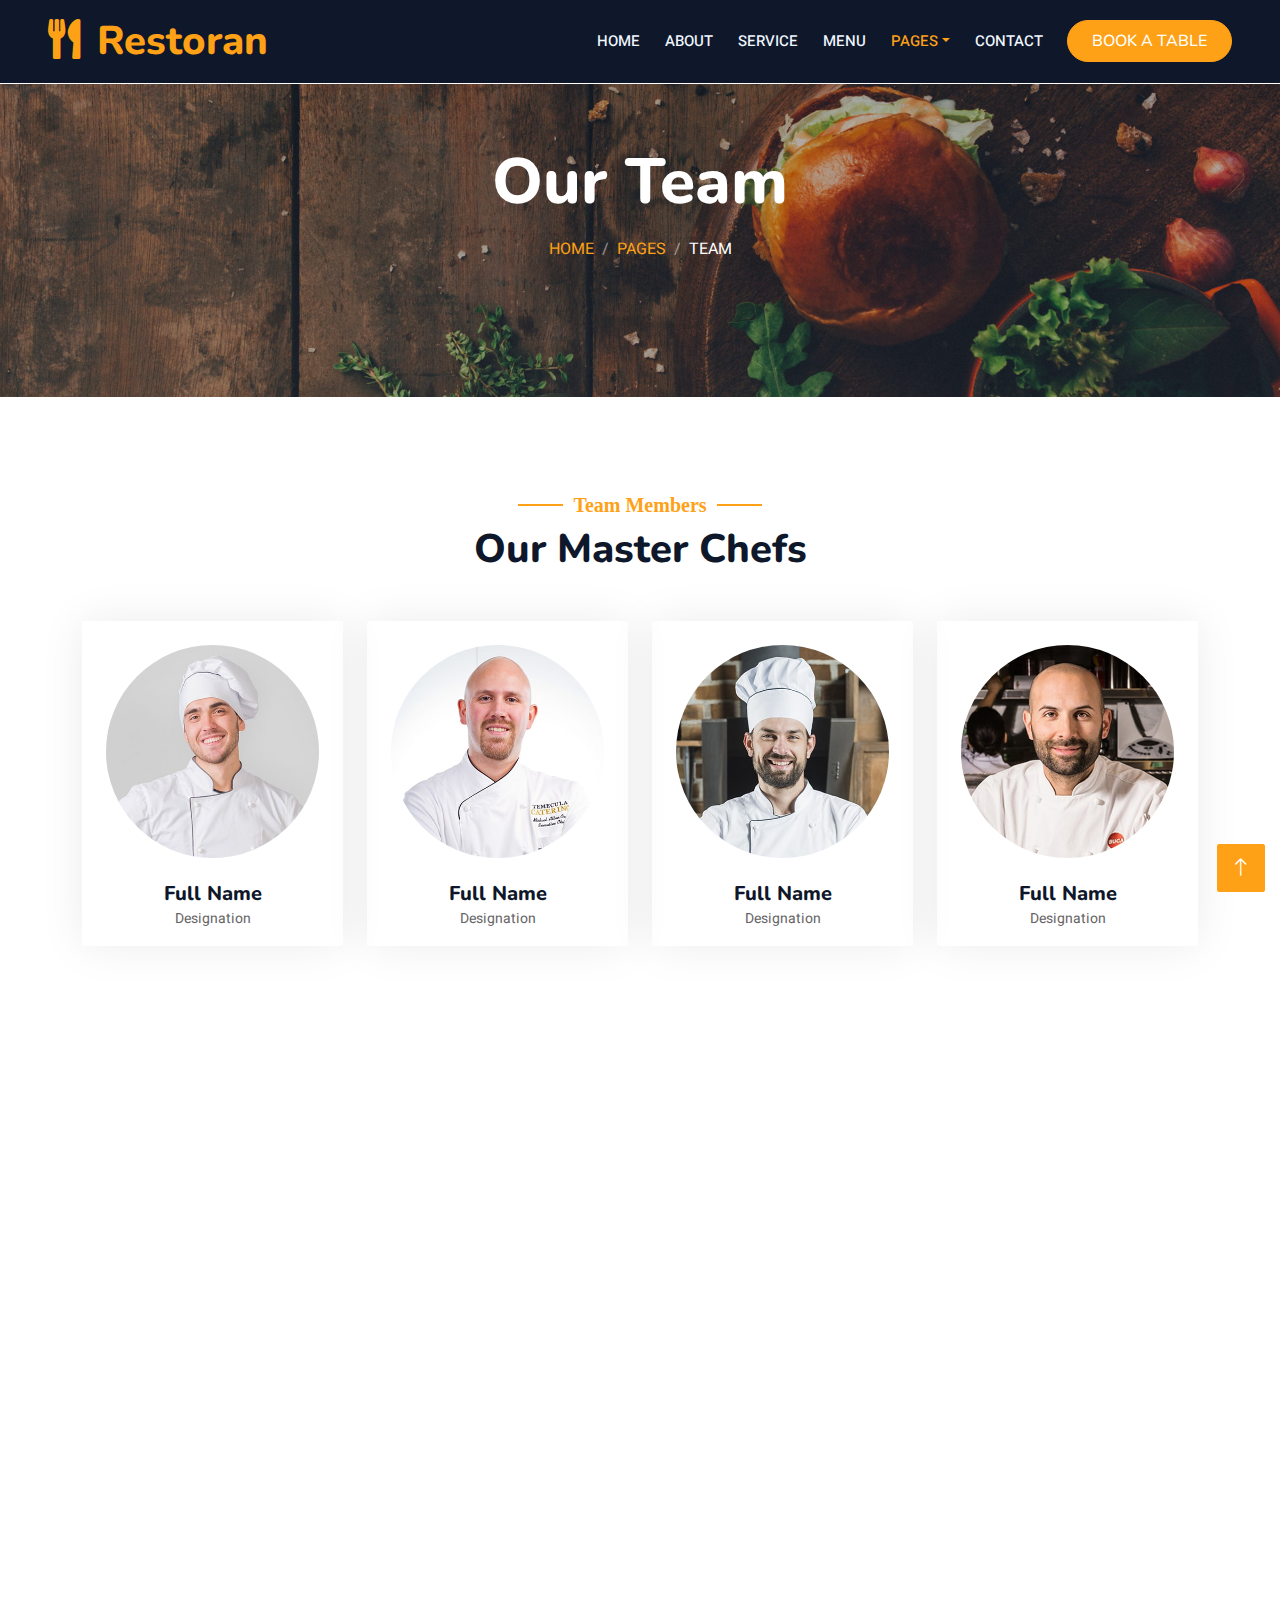
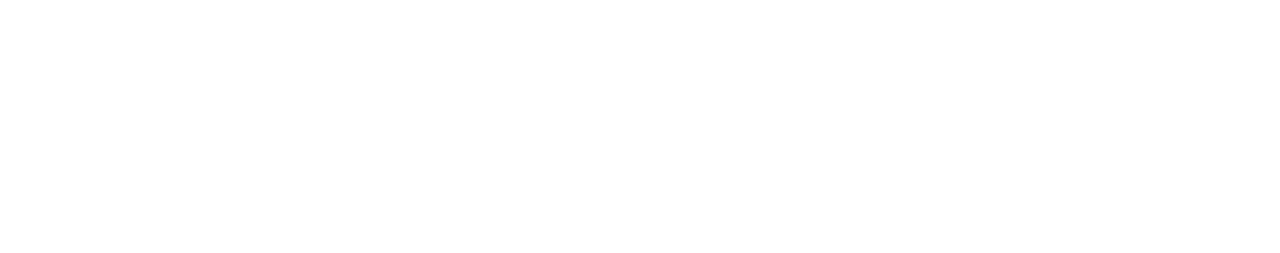
<file: team.html>
<!DOCTYPE html>
<html lang="en">

<head>
    <meta charset="utf-8">
    <title>Restoran - Bootstrap Restaurant Template</title>
    <meta content="width=device-width, initial-scale=1.0" name="viewport">
    <meta content="" name="keywords">
    <meta content="" name="description">

    <!-- Favicon -->
    <link href="img/favicon.ico" rel="icon">

    <!-- Google Web Fonts -->
    <link rel="preconnect" href="https://fonts.googleapis.com">
    <link rel="preconnect" href="https://fonts.gstatic.com" crossorigin>
    <link href="https://fonts.googleapis.com/css2?family=Heebo:wght@400;500;600&family=Nunito:wght@600;700;800&family=Pacifico&display=swap" rel="stylesheet">

    <!-- Icon Font Stylesheet -->
    <link href="https://cdnjs.cloudflare.com/ajax/libs/font-awesome/5.10.0/css/all.min.css" rel="stylesheet">
    <link href="https://cdn.jsdelivr.net/npm/bootstrap-icons@1.4.1/font/bootstrap-icons.css" rel="stylesheet">

    <!-- Libraries Stylesheet -->
    <link href="lib/animate/animate.min.css" rel="stylesheet">
    <link href="lib/owlcarousel/assets/owl.carousel.min.css" rel="stylesheet">
    <link href="lib/tempusdominus/css/tempusdominus-bootstrap-4.min.css" rel="stylesheet" />

    <!-- Customized Bootstrap Stylesheet -->
    <link href="css/bootstrap.min.css" rel="stylesheet">

    <!-- Template Stylesheet -->
    <link href="css/style.css" rel="stylesheet">
</head>

<body>
    <div class="container-xxl bg-white p-0">
        <!-- Spinner Start -->
        <div id="spinner" class="show bg-white position-fixed translate-middle w-100 vh-100 top-50 start-50 d-flex align-items-center justify-content-center">
            <div class="spinner-border text-primary" style="width: 3rem; height: 3rem;" role="status">
                <span class="sr-only">Loading...</span>
            </div>
        </div>
        <!-- Spinner End -->


        <!-- Navbar & Hero Start -->
        <div class="container-xxl position-relative p-0">
            <nav class="navbar navbar-expand-lg navbar-dark bg-dark px-4 px-lg-5 py-3 py-lg-0">
                <a href="" class="navbar-brand p-0">
                    <h1 class="text-primary m-0"><i class="fa fa-utensils me-3"></i>Restoran</h1>
                    <!-- <img src="img/logo.png" alt="Logo"> -->
                </a>
                <button class="navbar-toggler" type="button" data-bs-toggle="collapse" data-bs-target="#navbarCollapse">
                    <span class="fa fa-bars"></span>
                </button>
                <div class="collapse navbar-collapse" id="navbarCollapse">
                    <div class="navbar-nav ms-auto py-0 pe-4">
                        <a href="index.html" class="nav-item nav-link">Home</a>
                        <a href="about.html" class="nav-item nav-link">About</a>
                        <a href="service.html" class="nav-item nav-link">Service</a>
                        <a href="menu.html" class="nav-item nav-link">Menu</a>
                        <div class="nav-item dropdown">
                            <a href="#" class="nav-link dropdown-toggle active" data-bs-toggle="dropdown">Pages</a>
                            <div class="dropdown-menu m-0">
                                <a href="booking.html" class="dropdown-item">Booking</a>
                                <a href="team.html" class="dropdown-item active">Our Team</a>
                                <a href="testimonial.html" class="dropdown-item">Testimonial</a>
                            </div>
                        </div>
                        <a href="contact.html" class="nav-item nav-link">Contact</a>
                    </div>
                    <a href="" class="btn btn-primary py-2 px-4">Book A Table</a>
                </div>
            </nav>

            <div class="container-xxl py-5 bg-dark hero-header mb-5">
                <div class="container text-center my-5 pt-5 pb-4">
                    <h1 class="display-3 text-white mb-3 animated slideInDown">Our Team</h1>
                    <nav aria-label="breadcrumb">
                        <ol class="breadcrumb justify-content-center text-uppercase">
                            <li class="breadcrumb-item"><a href="#">Home</a></li>
                            <li class="breadcrumb-item"><a href="#">Pages</a></li>
                            <li class="breadcrumb-item text-white active" aria-current="page">Team</li>
                        </ol>
                    </nav>
                </div>
            </div>
        </div>
        <!-- Navbar & Hero End -->


        <!-- Team Start -->
        <div class="container-xxl pt-5 pb-3">
            <div class="container">
                <div class="text-center wow fadeInUp" data-wow-delay="0.1s">
                    <h5 class="section-title ff-secondary text-center text-primary fw-normal">Team Members</h5>
                    <h1 class="mb-5">Our Master Chefs</h1>
                </div>
                <div class="row g-4">
                    <div class="col-lg-3 col-md-6 wow fadeInUp" data-wow-delay="0.1s">
                        <div class="team-item text-center rounded overflow-hidden">
                            <div class="rounded-circle overflow-hidden m-4">
                                <img class="img-fluid" src="img/team-1.jpg" alt="">
                            </div>
                            <h5 class="mb-0">Full Name</h5>
                            <small>Designation</small>
                            <div class="d-flex justify-content-center mt-3">
                                <a class="btn btn-square btn-primary mx-1" href=""><i class="fab fa-facebook-f"></i></a>
                                <a class="btn btn-square btn-primary mx-1" href=""><i class="fab fa-twitter"></i></a>
                                <a class="btn btn-square btn-primary mx-1" href=""><i class="fab fa-instagram"></i></a>
                            </div>
                        </div>
                    </div>
                    <div class="col-lg-3 col-md-6 wow fadeInUp" data-wow-delay="0.3s">
                        <div class="team-item text-center rounded overflow-hidden">
                            <div class="rounded-circle overflow-hidden m-4">
                                <img class="img-fluid" src="img/team-2.jpg" alt="">
                            </div>
                            <h5 class="mb-0">Full Name</h5>
                            <small>Designation</small>
                            <div class="d-flex justify-content-center mt-3">
                                <a class="btn btn-square btn-primary mx-1" href=""><i class="fab fa-facebook-f"></i></a>
                                <a class="btn btn-square btn-primary mx-1" href=""><i class="fab fa-twitter"></i></a>
                                <a class="btn btn-square btn-primary mx-1" href=""><i class="fab fa-instagram"></i></a>
                            </div>
                        </div>
                    </div>
                    <div class="col-lg-3 col-md-6 wow fadeInUp" data-wow-delay="0.5s">
                        <div class="team-item text-center rounded overflow-hidden">
                            <div class="rounded-circle overflow-hidden m-4">
                                <img class="img-fluid" src="img/team-3.jpg" alt="">
                            </div>
                            <h5 class="mb-0">Full Name</h5>
                            <small>Designation</small>
                            <div class="d-flex justify-content-center mt-3">
                                <a class="btn btn-square btn-primary mx-1" href=""><i class="fab fa-facebook-f"></i></a>
                                <a class="btn btn-square btn-primary mx-1" href=""><i class="fab fa-twitter"></i></a>
                                <a class="btn btn-square btn-primary mx-1" href=""><i class="fab fa-instagram"></i></a>
                            </div>
                        </div>
                    </div>
                    <div class="col-lg-3 col-md-6 wow fadeInUp" data-wow-delay="0.7s">
                        <div class="team-item text-center rounded overflow-hidden">
                            <div class="rounded-circle overflow-hidden m-4">
                                <img class="img-fluid" src="img/team-4.jpg" alt="">
                            </div>
                            <h5 class="mb-0">Full Name</h5>
                            <small>Designation</small>
                            <div class="d-flex justify-content-center mt-3">
                                <a class="btn btn-square btn-primary mx-1" href=""><i class="fab fa-facebook-f"></i></a>
                                <a class="btn btn-square btn-primary mx-1" href=""><i class="fab fa-twitter"></i></a>
                                <a class="btn btn-square btn-primary mx-1" href=""><i class="fab fa-instagram"></i></a>
                            </div>
                        </div>
                    </div>
                    <div class="col-lg-3 col-md-6 wow fadeInUp" data-wow-delay="0.1s">
                        <div class="team-item text-center rounded overflow-hidden">
                            <div class="rounded-circle overflow-hidden m-4">
                                <img class="img-fluid" src="img/team-2.jpg" alt="">
                            </div>
                            <h5 class="mb-0">Full Name</h5>
                            <small>Designation</small>
                            <div class="d-flex justify-content-center mt-3">
                                <a class="btn btn-square btn-primary mx-1" href=""><i class="fab fa-facebook-f"></i></a>
                                <a class="btn btn-square btn-primary mx-1" href=""><i class="fab fa-twitter"></i></a>
                                <a class="btn btn-square btn-primary mx-1" href=""><i class="fab fa-instagram"></i></a>
                            </div>
                        </div>
                    </div>
                    <div class="col-lg-3 col-md-6 wow fadeInUp" data-wow-delay="0.3s">
                        <div class="team-item text-center rounded overflow-hidden">
                            <div class="rounded-circle overflow-hidden m-4">
                                <img class="img-fluid" src="img/team-3.jpg" alt="">
                            </div>
                            <h5 class="mb-0">Full Name</h5>
                            <small>Designation</small>
                            <div class="d-flex justify-content-center mt-3">
                                <a class="btn btn-square btn-primary mx-1" href=""><i class="fab fa-facebook-f"></i></a>
                                <a class="btn btn-square btn-primary mx-1" href=""><i class="fab fa-twitter"></i></a>
                                <a class="btn btn-square btn-primary mx-1" href=""><i class="fab fa-instagram"></i></a>
                            </div>
                        </div>
                    </div>
                    <div class="col-lg-3 col-md-6 wow fadeInUp" data-wow-delay="0.5s">
                        <div class="team-item text-center rounded overflow-hidden">
                            <div class="rounded-circle overflow-hidden m-4">
                                <img class="img-fluid" src="img/team-4.jpg" alt="">
                            </div>
                            <h5 class="mb-0">Full Name</h5>
                            <small>Designation</small>
                            <div class="d-flex justify-content-center mt-3">
                                <a class="btn btn-square btn-primary mx-1" href=""><i class="fab fa-facebook-f"></i></a>
                                <a class="btn btn-square btn-primary mx-1" href=""><i class="fab fa-twitter"></i></a>
                                <a class="btn btn-square btn-primary mx-1" href=""><i class="fab fa-instagram"></i></a>
                            </div>
                        </div>
                    </div>
                    <div class="col-lg-3 col-md-6 wow fadeInUp" data-wow-delay="0.7s">
                        <div class="team-item text-center rounded overflow-hidden">
                            <div class="rounded-circle overflow-hidden m-4">
                                <img class="img-fluid" src="img/team-1.jpg" alt="">
                            </div>
                            <h5 class="mb-0">Full Name</h5>
                            <small>Designation</small>
                            <div class="d-flex justify-content-center mt-3">
                                <a class="btn btn-square btn-primary mx-1" href=""><i class="fab fa-facebook-f"></i></a>
                                <a class="btn btn-square btn-primary mx-1" href=""><i class="fab fa-twitter"></i></a>
                                <a class="btn btn-square btn-primary mx-1" href=""><i class="fab fa-instagram"></i></a>
                            </div>
                        </div>
                    </div>
                </div>
            </div>
        </div>
        <!-- Team End -->
        

        <!-- Footer Start -->
        <div class="container-fluid bg-dark text-light footer pt-5 mt-5 wow fadeIn" data-wow-delay="0.1s">
            <div class="container py-5">
                <div class="row g-5">
                    <div class="col-lg-3 col-md-6">
                        <h4 class="section-title ff-secondary text-start text-primary fw-normal mb-4">Company</h4>
                        <a class="btn btn-link" href="">About Us</a>
                        <a class="btn btn-link" href="">Contact Us</a>
                        <a class="btn btn-link" href="">Reservation</a>
                        <a class="btn btn-link" href="">Privacy Policy</a>
                        <a class="btn btn-link" href="">Terms & Condition</a>
                    </div>
                    <div class="col-lg-3 col-md-6">
                        <h4 class="section-title ff-secondary text-start text-primary fw-normal mb-4">Contact</h4>
                        <p class="mb-2"><i class="fa fa-map-marker-alt me-3"></i>123 Street, New York, USA</p>
                        <p class="mb-2"><i class="fa fa-phone-alt me-3"></i>+012 345 67890</p>
                        <p class="mb-2"><i class="fa fa-envelope me-3"></i>info@example.com</p>
                        <div class="d-flex pt-2">
                            <a class="btn btn-outline-light btn-social" href=""><i class="fab fa-twitter"></i></a>
                            <a class="btn btn-outline-light btn-social" href=""><i class="fab fa-facebook-f"></i></a>
                            <a class="btn btn-outline-light btn-social" href=""><i class="fab fa-youtube"></i></a>
                            <a class="btn btn-outline-light btn-social" href=""><i class="fab fa-linkedin-in"></i></a>
                        </div>
                    </div>
                    <div class="col-lg-3 col-md-6">
                        <h4 class="section-title ff-secondary text-start text-primary fw-normal mb-4">Opening</h4>
                        <h5 class="text-light fw-normal">Monday - Saturday</h5>
                        <p>09AM - 09PM</p>
                        <h5 class="text-light fw-normal">Sunday</h5>
                        <p>10AM - 08PM</p>
                    </div>
                    <div class="col-lg-3 col-md-6">
                        <h4 class="section-title ff-secondary text-start text-primary fw-normal mb-4">Newsletter</h4>
                        <p>Dolor amet sit justo amet elitr clita ipsum elitr est.</p>
                        <div class="position-relative mx-auto" style="max-width: 400px;">
                            <input class="form-control border-primary w-100 py-3 ps-4 pe-5" type="text" placeholder="Your email">
                            <button type="button" class="btn btn-primary py-2 position-absolute top-0 end-0 mt-2 me-2">SignUp</button>
                        </div>
                    </div>
                </div>
            </div>
            <div class="container">
                <div class="copyright">
                    <div class="row">
                        <div class="col-md-6 text-center text-md-start mb-3 mb-md-0">
                            &copy; <a class="border-bottom" href="#">Your Site Name</a>, All Right Reserved. 
							
							<!--/*** This template is free as long as you keep the footer author’s credit link/attribution link/backlink. If you'd like to use the template without the footer author’s credit link/attribution link/backlink, you can purchase the Credit Removal License from "https://htmlcodex.com/credit-removal". Thank you for your support. ***/-->
							Designed By <a class="border-bottom" href="https://htmlcodex.com">HTML Codex</a>
                        </div>
                        <div class="col-md-6 text-center text-md-end">
                            <div class="footer-menu">
                                <a href="">Home</a>
                                <a href="">Cookies</a>
                                <a href="">Help</a>
                                <a href="">FQAs</a>
                            </div>
                        </div>
                    </div>
                </div>
            </div>
        </div>
        <!-- Footer End -->


        <!-- Back to Top -->
        <a href="#" class="btn btn-lg btn-primary btn-lg-square back-to-top"><i class="bi bi-arrow-up"></i></a>
    </div>

    <!-- JavaScript Libraries -->
    <script src="https://code.jquery.com/jquery-3.4.1.min.js"></script>
    <script src="https://cdn.jsdelivr.net/npm/bootstrap@5.0.0/dist/js/bootstrap.bundle.min.js"></script>
    <script src="lib/wow/wow.min.js"></script>
    <script src="lib/easing/easing.min.js"></script>
    <script src="lib/waypoints/waypoints.min.js"></script>
    <script src="lib/counterup/counterup.min.js"></script>
    <script src="lib/owlcarousel/owl.carousel.min.js"></script>
    <script src="lib/tempusdominus/js/moment.min.js"></script>
    <script src="lib/tempusdominus/js/moment-timezone.min.js"></script>
    <script src="lib/tempusdominus/js/tempusdominus-bootstrap-4.min.js"></script>

    <!-- Template Javascript -->
    <script src="js/main.js"></script>
</body>

</html>
</file>
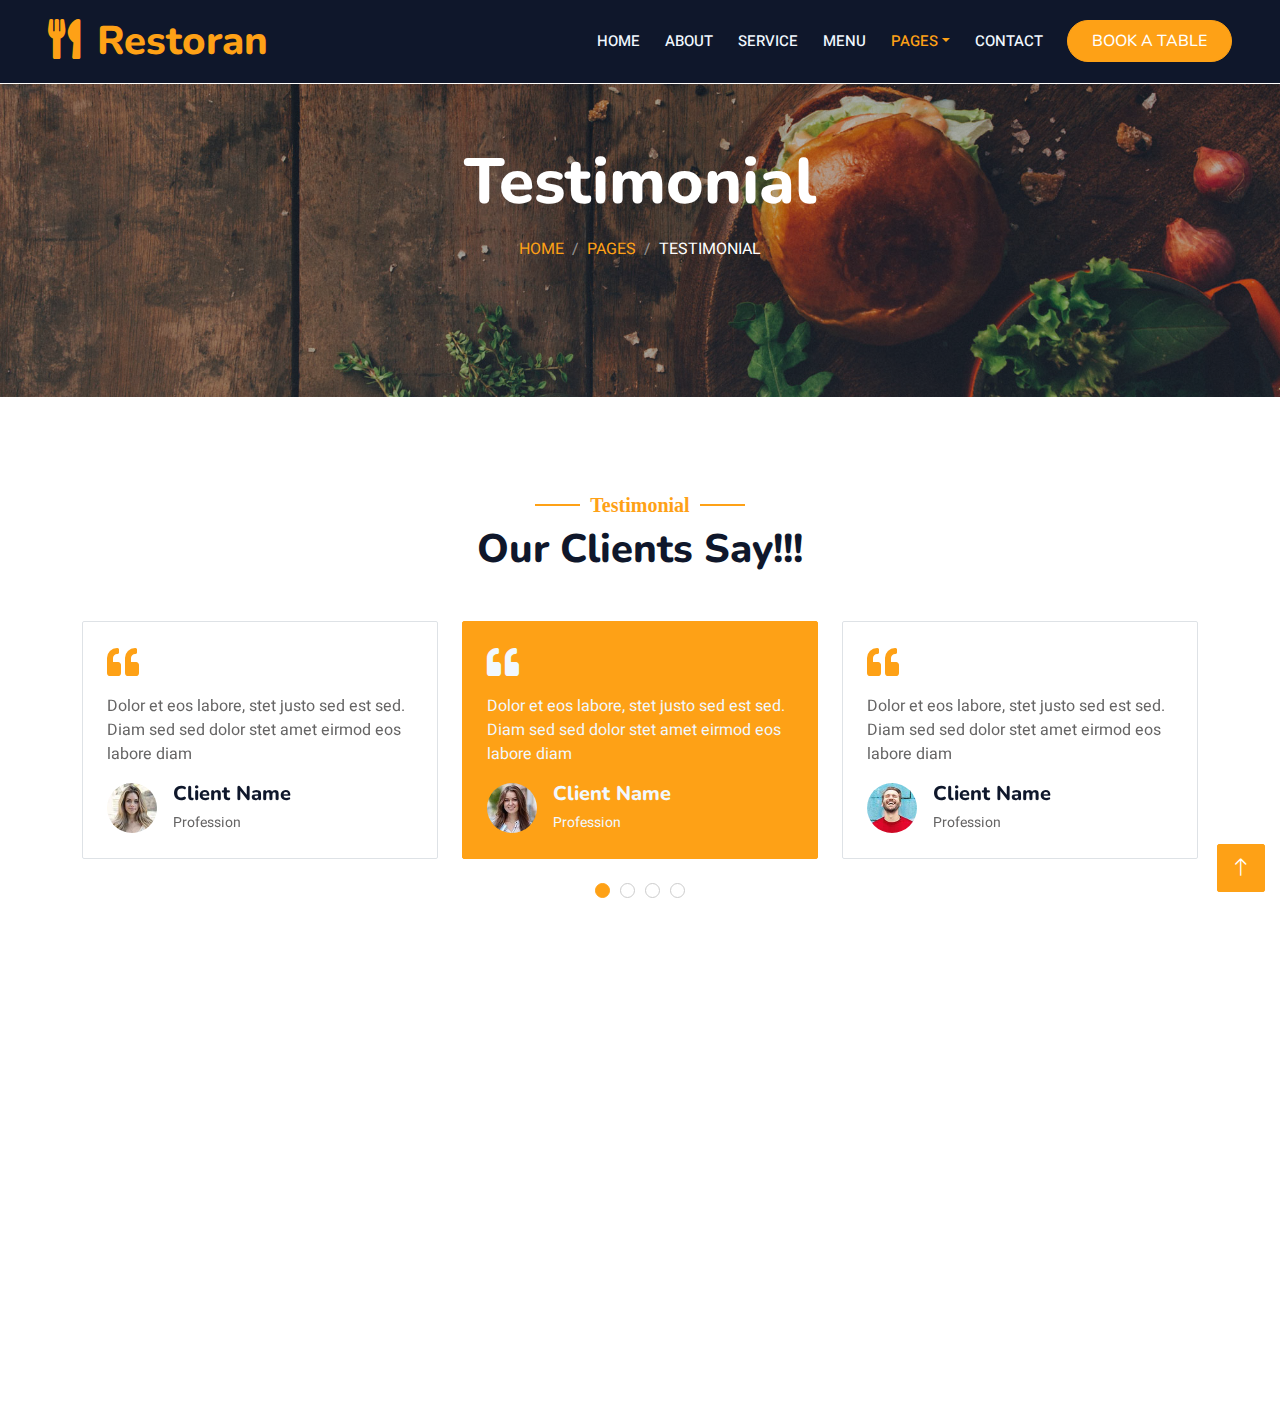
<file: testimonial.html>
<!DOCTYPE html>
<html lang="en">

<head>
    <meta charset="utf-8">
    <title>Restoran - Bootstrap Restaurant Template</title>
    <meta content="width=device-width, initial-scale=1.0" name="viewport">
    <meta content="" name="keywords">
    <meta content="" name="description">

    <!-- Favicon -->
    <link href="img/favicon.ico" rel="icon">

    <!-- Google Web Fonts -->
    <link rel="preconnect" href="https://fonts.googleapis.com">
    <link rel="preconnect" href="https://fonts.gstatic.com" crossorigin>
    <link href="https://fonts.googleapis.com/css2?family=Heebo:wght@400;500;600&family=Nunito:wght@600;700;800&family=Pacifico&display=swap" rel="stylesheet">

    <!-- Icon Font Stylesheet -->
    <link href="https://cdnjs.cloudflare.com/ajax/libs/font-awesome/5.10.0/css/all.min.css" rel="stylesheet">
    <link href="https://cdn.jsdelivr.net/npm/bootstrap-icons@1.4.1/font/bootstrap-icons.css" rel="stylesheet">

    <!-- Libraries Stylesheet -->
    <link href="lib/animate/animate.min.css" rel="stylesheet">
    <link href="lib/owlcarousel/assets/owl.carousel.min.css" rel="stylesheet">
    <link href="lib/tempusdominus/css/tempusdominus-bootstrap-4.min.css" rel="stylesheet" />

    <!-- Customized Bootstrap Stylesheet -->
    <link href="css/bootstrap.min.css" rel="stylesheet">

    <!-- Template Stylesheet -->
    <link href="css/style.css" rel="stylesheet">
</head>

<body>
    <div class="container-xxl bg-white p-0">
        <!-- Spinner Start -->
        <div id="spinner" class="show bg-white position-fixed translate-middle w-100 vh-100 top-50 start-50 d-flex align-items-center justify-content-center">
            <div class="spinner-border text-primary" style="width: 3rem; height: 3rem;" role="status">
                <span class="sr-only">Loading...</span>
            </div>
        </div>
        <!-- Spinner End -->


        <!-- Navbar & Hero Start -->
        <div class="container-xxl position-relative p-0">
            <nav class="navbar navbar-expand-lg navbar-dark bg-dark px-4 px-lg-5 py-3 py-lg-0">
                <a href="" class="navbar-brand p-0">
                    <h1 class="text-primary m-0"><i class="fa fa-utensils me-3"></i>Restoran</h1>
                    <!-- <img src="img/logo.png" alt="Logo"> -->
                </a>
                <button class="navbar-toggler" type="button" data-bs-toggle="collapse" data-bs-target="#navbarCollapse">
                    <span class="fa fa-bars"></span>
                </button>
                <div class="collapse navbar-collapse" id="navbarCollapse">
                    <div class="navbar-nav ms-auto py-0 pe-4">
                        <a href="index.html" class="nav-item nav-link">Home</a>
                        <a href="about.html" class="nav-item nav-link">About</a>
                        <a href="service.html" class="nav-item nav-link">Service</a>
                        <a href="menu.html" class="nav-item nav-link">Menu</a>
                        <div class="nav-item dropdown">
                            <a href="#" class="nav-link dropdown-toggle active" data-bs-toggle="dropdown">Pages</a>
                            <div class="dropdown-menu m-0">
                                <a href="booking.html" class="dropdown-item">Booking</a>
                                <a href="team.html" class="dropdown-item">Our Team</a>
                                <a href="testimonial.html" class="dropdown-item active">Testimonial</a>
                            </div>
                        </div>
                        <a href="contact.html" class="nav-item nav-link">Contact</a>
                    </div>
                    <a href="" class="btn btn-primary py-2 px-4">Book A Table</a>
                </div>
            </nav>

            <div class="container-xxl py-5 bg-dark hero-header mb-5">
                <div class="container text-center my-5 pt-5 pb-4">
                    <h1 class="display-3 text-white mb-3 animated slideInDown">Testimonial</h1>
                    <nav aria-label="breadcrumb">
                        <ol class="breadcrumb justify-content-center text-uppercase">
                            <li class="breadcrumb-item"><a href="#">Home</a></li>
                            <li class="breadcrumb-item"><a href="#">Pages</a></li>
                            <li class="breadcrumb-item text-white active" aria-current="page">Testimonial</li>
                        </ol>
                    </nav>
                </div>
            </div>
        </div>
        <!-- Navbar & Hero End -->


        <!-- Testimonial Start -->
        <div class="container-xxl py-5 wow fadeInUp" data-wow-delay="0.1s">
            <div class="container">
                <div class="text-center">
                    <h5 class="section-title ff-secondary text-center text-primary fw-normal">Testimonial</h5>
                    <h1 class="mb-5">Our Clients Say!!!</h1>
                </div>
                <div class="owl-carousel testimonial-carousel">
                    <div class="testimonial-item bg-transparent border rounded p-4">
                        <i class="fa fa-quote-left fa-2x text-primary mb-3"></i>
                        <p>Dolor et eos labore, stet justo sed est sed. Diam sed sed dolor stet amet eirmod eos labore diam</p>
                        <div class="d-flex align-items-center">
                            <img class="img-fluid flex-shrink-0 rounded-circle" src="img/testimonial-1.jpg" style="width: 50px; height: 50px;">
                            <div class="ps-3">
                                <h5 class="mb-1">Client Name</h5>
                                <small>Profession</small>
                            </div>
                        </div>
                    </div>
                    <div class="testimonial-item bg-transparent border rounded p-4">
                        <i class="fa fa-quote-left fa-2x text-primary mb-3"></i>
                        <p>Dolor et eos labore, stet justo sed est sed. Diam sed sed dolor stet amet eirmod eos labore diam</p>
                        <div class="d-flex align-items-center">
                            <img class="img-fluid flex-shrink-0 rounded-circle" src="img/testimonial-2.jpg" style="width: 50px; height: 50px;">
                            <div class="ps-3">
                                <h5 class="mb-1">Client Name</h5>
                                <small>Profession</small>
                            </div>
                        </div>
                    </div>
                    <div class="testimonial-item bg-transparent border rounded p-4">
                        <i class="fa fa-quote-left fa-2x text-primary mb-3"></i>
                        <p>Dolor et eos labore, stet justo sed est sed. Diam sed sed dolor stet amet eirmod eos labore diam</p>
                        <div class="d-flex align-items-center">
                            <img class="img-fluid flex-shrink-0 rounded-circle" src="img/testimonial-3.jpg" style="width: 50px; height: 50px;">
                            <div class="ps-3">
                                <h5 class="mb-1">Client Name</h5>
                                <small>Profession</small>
                            </div>
                        </div>
                    </div>
                    <div class="testimonial-item bg-transparent border rounded p-4">
                        <i class="fa fa-quote-left fa-2x text-primary mb-3"></i>
                        <p>Dolor et eos labore, stet justo sed est sed. Diam sed sed dolor stet amet eirmod eos labore diam</p>
                        <div class="d-flex align-items-center">
                            <img class="img-fluid flex-shrink-0 rounded-circle" src="img/testimonial-4.jpg" style="width: 50px; height: 50px;">
                            <div class="ps-3">
                                <h5 class="mb-1">Client Name</h5>
                                <small>Profession</small>
                            </div>
                        </div>
                    </div>
                </div>
            </div>
        </div>
        <!-- Testimonial End -->
        

        <!-- Footer Start -->
        <div class="container-fluid bg-dark text-light footer pt-5 mt-5 wow fadeIn" data-wow-delay="0.1s">
            <div class="container py-5">
                <div class="row g-5">
                    <div class="col-lg-3 col-md-6">
                        <h4 class="section-title ff-secondary text-start text-primary fw-normal mb-4">Company</h4>
                        <a class="btn btn-link" href="">About Us</a>
                        <a class="btn btn-link" href="">Contact Us</a>
                        <a class="btn btn-link" href="">Reservation</a>
                        <a class="btn btn-link" href="">Privacy Policy</a>
                        <a class="btn btn-link" href="">Terms & Condition</a>
                    </div>
                    <div class="col-lg-3 col-md-6">
                        <h4 class="section-title ff-secondary text-start text-primary fw-normal mb-4">Contact</h4>
                        <p class="mb-2"><i class="fa fa-map-marker-alt me-3"></i>123 Street, New York, USA</p>
                        <p class="mb-2"><i class="fa fa-phone-alt me-3"></i>+012 345 67890</p>
                        <p class="mb-2"><i class="fa fa-envelope me-3"></i>info@example.com</p>
                        <div class="d-flex pt-2">
                            <a class="btn btn-outline-light btn-social" href=""><i class="fab fa-twitter"></i></a>
                            <a class="btn btn-outline-light btn-social" href=""><i class="fab fa-facebook-f"></i></a>
                            <a class="btn btn-outline-light btn-social" href=""><i class="fab fa-youtube"></i></a>
                            <a class="btn btn-outline-light btn-social" href=""><i class="fab fa-linkedin-in"></i></a>
                        </div>
                    </div>
                    <div class="col-lg-3 col-md-6">
                        <h4 class="section-title ff-secondary text-start text-primary fw-normal mb-4">Opening</h4>
                        <h5 class="text-light fw-normal">Monday - Saturday</h5>
                        <p>09AM - 09PM</p>
                        <h5 class="text-light fw-normal">Sunday</h5>
                        <p>10AM - 08PM</p>
                    </div>
                    <div class="col-lg-3 col-md-6">
                        <h4 class="section-title ff-secondary text-start text-primary fw-normal mb-4">Newsletter</h4>
                        <p>Dolor amet sit justo amet elitr clita ipsum elitr est.</p>
                        <div class="position-relative mx-auto" style="max-width: 400px;">
                            <input class="form-control border-primary w-100 py-3 ps-4 pe-5" type="text" placeholder="Your email">
                            <button type="button" class="btn btn-primary py-2 position-absolute top-0 end-0 mt-2 me-2">SignUp</button>
                        </div>
                    </div>
                </div>
            </div>
            <div class="container">
                <div class="copyright">
                    <div class="row">
                        <div class="col-md-6 text-center text-md-start mb-3 mb-md-0">
                            &copy; <a class="border-bottom" href="#">Your Site Name</a>, All Right Reserved. 
							
							<!--/*** This template is free as long as you keep the footer author’s credit link/attribution link/backlink. If you'd like to use the template without the footer author’s credit link/attribution link/backlink, you can purchase the Credit Removal License from "https://htmlcodex.com/credit-removal". Thank you for your support. ***/-->
							Designed By <a class="border-bottom" href="https://htmlcodex.com">HTML Codex</a>
                        </div>
                        <div class="col-md-6 text-center text-md-end">
                            <div class="footer-menu">
                                <a href="">Home</a>
                                <a href="">Cookies</a>
                                <a href="">Help</a>
                                <a href="">FQAs</a>
                            </div>
                        </div>
                    </div>
                </div>
            </div>
        </div>
        <!-- Footer End -->


        <!-- Back to Top -->
        <a href="#" class="btn btn-lg btn-primary btn-lg-square back-to-top"><i class="bi bi-arrow-up"></i></a>
    </div>

    <!-- JavaScript Libraries -->
    <script src="https://code.jquery.com/jquery-3.4.1.min.js"></script>
    <script src="https://cdn.jsdelivr.net/npm/bootstrap@5.0.0/dist/js/bootstrap.bundle.min.js"></script>
    <script src="lib/wow/wow.min.js"></script>
    <script src="lib/easing/easing.min.js"></script>
    <script src="lib/waypoints/waypoints.min.js"></script>
    <script src="lib/counterup/counterup.min.js"></script>
    <script src="lib/owlcarousel/owl.carousel.min.js"></script>
    <script src="lib/tempusdominus/js/moment.min.js"></script>
    <script src="lib/tempusdominus/js/moment-timezone.min.js"></script>
    <script src="lib/tempusdominus/js/tempusdominus-bootstrap-4.min.js"></script>

    <!-- Template Javascript -->
    <script src="js/main.js"></script>
</body>

</html>
</file>
<file: css/style.css>
/********** Template CSS **********/
:root {
    --primary: #FEA116;
    --light: #F1F8FF;
    --dark: #0F172B;
}

.ff-secondary {
    font-family: 'Pacifico', cursive;
}

.fw-medium {
    font-weight: 600 !important;
}

.fw-semi-bold {
    font-weight: 700 !important;
}

.back-to-top {
    position: fixed;
    display: none;
    right: 15px;
    bottom: 8px;
    z-index: 996;
    width: 44px;
    height: 44px;
    border-radius: 50px;
    z-index: 99;
    background-color: #FEA116;

}


/*** Spinner ***/
#spinner {
    opacity: 0;
    visibility: hidden;
    transition: opacity .5s ease-out, visibility 0s linear .5s;
    z-index: 99999;
}

#spinner.show {
    transition: opacity .5s ease-out, visibility 0s linear 0s;
    visibility: visible;
    opacity: 1;
}

/*** Button ***/
.btn {
    font-family: 'Nunito', sans-serif;
    font-weight: 500;
    text-transform: uppercase;
    transition: .5s;
    border-radius: 50px;
}

.btn.btn-primary,
.btn.btn-secondary {
    color: #FFFFFF;
}

.btn-square {
    width: 38px;
    height: 38px;
}

.btn-sm-square {
    width: 32px;
    height: 32px;
}

.btn-lg-square {
    width: 48px;
    height: 48px;
}

.btn-square,
.btn-sm-square,
.btn-lg-square {
    padding: 0;
    display: flex;
    align-items: center;
    justify-content: center;
    font-weight: normal;
    border-radius: 2px;
}


/*** Navbar ***/
.navbar-dark .navbar-nav .nav-link {
    position: relative;
    margin-left: 25px;
    padding: 30px 0;
    font-size: 15px;
    color: var(--light) !important;
    text-transform: uppercase;
    font-weight: 500;
    outline: none;
    transition: .5s;
 
}

.sticky-top.navbar-dark .navbar-nav .nav-link {
    padding: 30px 0;
}

.navbar-dark .navbar-nav .nav-link:hover,
.navbar-dark .navbar-nav .nav-link.active {
    color: var(--primary) !important;
}

.navbar-dark .navbar-brand img {
    max-height: 60px;
    transition: .5s;
}

.sticky-top.navbar-dark .navbar-brand img {
    max-height: 45px;
}

@media (max-width: 991.98px) {
    .sticky-top.navbar-dark {
        position: relative;
    }

    .navbar-dark .navbar-collapse {
        margin-top: 15px;
        border-top: 1px solid rgba(255, 255, 255, .1)
    }

    .navbar-dark .navbar-nav .nav-link,
    .sticky-top.navbar-dark .navbar-nav .nav-link {
        padding: 10px 0;
        margin-left: 0;
    }

    .navbar-dark .navbar-brand img {
        max-height: 45px;
    }
}

@media (min-width: 992px) {
    .navbar-dark {
        position: absolute;
        width: 100%;
        top: 0;
        left: 0;
        z-index: 999;
        background:#000000;
        border-bottom: 1px solid white;
    }
    
    .sticky-top.navbar-dark {
        position: fixed;
        background:#000000;
        border-bottom: 1px solid white;
    }
}


/*** Hero Header ***/
.hero-header {
    background: linear-gradient(rgba(0, 0, 0, 0.3), rgba(25, 25, 25, 0.3)), url(../img/bg_2.jpg);
    background-position: center center;
    background-repeat: no-repeat;
    background-size: cover;
}

.hero-header img {
    animation: imgRotate 50s linear infinite;
}

@keyframes imgRotate { 
    100% { 
        transform: rotate(360deg); 
    } 
}

.breadcrumb-item + .breadcrumb-item::before {
    color: rgba(255, 255, 255, .5);
}


/*** Section Title ***/
.section-title {
    position: relative;
    display: inline-block;
    font-family: 'Times New Roman', Times, serif;
    font-weight: 700 !important;
}

.section-title::before {
    position: absolute;
    content: "";
    width: 45px;
    height: 2px;
    top: 50%;
    left: -55px;
    margin-top: -1px;
    background: var(--primary);
}

.section-title::after {
    position: absolute;
    content: "";
    width: 45px;
    height: 2px;
    top: 50%;
    right: -55px;
    margin-top: -1px;
    background: var(--primary);
}

.section-title.text-start::before,
.section-title.text-end::after {
    display: none;
}


/*** Service ***/
.service-item {
    box-shadow: 0 0 45px rgba(0, 0, 0, .08);
    transition: .5s;
}

.service-item:hover {
    background: var(--primary);
}

.service-item * {
    transition: .5s;
}

.service-item:hover * {
    color: var(--light) !important;
}


/*** Food Menu ***/
.nav-pills .nav-item .active {
    border-bottom: 2px solid var(--primary);
}


/*** Youtube Video ***/
.video {
    position: relative;
    height: 100%;
    min-height: 500px;
    background: linear-gradient(rgba(15, 23, 43, .1), rgba(15, 23, 43, .1)), url(../img/8.jpg);
    background-position: center center;
    background-repeat: no-repeat;
    background-size: cover;
}

.video .btn-play {
    position: absolute;
    z-index: 3;
    top: 50%;
    left: 50%;
    transform: translateX(-50%) translateY(-50%);
    box-sizing: content-box;
    display: block;
    width: 32px;
    height: 44px;
    border-radius: 50%;
    border: none;
    outline: none;
    padding: 18px 20px 18px 28px;
}

.video .btn-play:before {
    content: "";
    position: absolute;
    z-index: 0;
    left: 50%;
    top: 50%;
    transform: translateX(-50%) translateY(-50%);
    display: block;
    width: 100px;
    height: 100px;
    background: var(--primary);
    border-radius: 50%;
    animation: pulse-border 1500ms ease-out infinite;
}

.video .btn-play:after {
    content: "";
    position: absolute;
    z-index: 1;
    left: 50%;
    top: 50%;
    transform: translateX(-50%) translateY(-50%);
    display: block;
    width: 100px;
    height: 100px;
    background: var(--primary);
    border-radius: 50%;
    transition: all 200ms;
}

.video .btn-play img {
    position: relative;
    z-index: 3;
    max-width: 100%;
    width: auto;
    height: auto;
}

.video .btn-play span {
    display: block;
    position: relative;
    z-index: 3;
    width: 0;
    height: 0;
    border-left: 32px solid var(--dark);
    border-top: 22px solid transparent;
    border-bottom: 22px solid transparent;
}

@keyframes pulse-border {
    0% {
        transform: translateX(-50%) translateY(-50%) translateZ(0) scale(1);
        opacity: 1;
    }

    100% {
        transform: translateX(-50%) translateY(-50%) translateZ(0) scale(1.5);
        opacity: 0;
    }
}

#videoModal {
    z-index: 99999;
}

#videoModal .modal-dialog {
    position: relative;
    max-width: 800px;
    margin: 60px auto 0 auto;
}

#videoModal .modal-body {
    position: relative;
    padding: 0px;
}

#videoModal .close {
    position: absolute;
    width: 30px;
    height: 30px;
    right: 0px;
    top: -30px;
    z-index: 999;
    font-size: 30px;
    font-weight: normal;
    color: #FFFFFF;
    background: #000000;
    opacity: 1;
}


/*** Team ***/
.team-item {
    box-shadow: 0 0 45px rgba(0, 0, 0, .08);
    height: calc(100% - 38px);
    transition: .5s;
}

.team-item img {
    transition: .5s;
}

.team-item:hover img {
    transform: scale(1.1);
}

.team-item:hover {
    height: 100%;
}

.team-item .btn {
    border-radius: 38px 38px 0 0;
}


/*** Testimonial ***/
.testimonial-carousel .owl-item .testimonial-item,
.testimonial-carousel .owl-item.center .testimonial-item * {
    transition: .5s;
}

.testimonial-carousel .owl-item.center .testimonial-item {
    background: var(--primary) !important;
    border-color: var(--primary) !important;
}

.testimonial-carousel .owl-item.center .testimonial-item * {
    color: var(--light) !important;
}

.testimonial-carousel .owl-dots {
    margin-top: 24px;
    display: flex;
    align-items: flex-end;
    justify-content: center;
}

.testimonial-carousel .owl-dot {
    position: relative;
    display: inline-block;
    margin: 0 5px;
    width: 15px;
    height: 15px;
    border: 1px solid #CCCCCC;
    border-radius: 15px;
    transition: .5s;
}

.testimonial-carousel .owl-dot.active {
    background: var(--primary);
    border-color: var(--primary);
}


  #services {
    padding-top: 0px;
    padding-bottom: 40px;
    /* padding-left: 140px;
    padding-right: 140px; */
  }
  
  
  .services .shadows {
    box-shadow: rgba(0, 0, 0, 0.6) 0px 1px 8px;
    padding: 20px;
    border-radius: 8px;
    background-color: #ffffff;
  }
  
  .services .icon-box {
    /* padding: 10px; */
    margin-bottom: 20px;
    text-align: center;
    transform: scale(1.02);
    background: none;
    /* box-shadow: rgba(141, 141, 141, 0.35) 0px 1px 8px; */
  }
  
  .services .icon {
    display: flex;
    justify-content: center;
    margin-bottom: 15px;
    height: 220px;
  }
  
  .services .icon:hover {
    transform: scale(1.01);
  }

  .services .icon i {
    color: #B8860B;
    font-size: 42px;
    /* background: linear-gradient(110deg, #1a1814 48%, rgba(60, 90, 90, 0) 48%); */
  }
  
  .services .icon img {
    width: 100%;
    height: 100%;
    margin-bottom: 20px;
    /* background: linear-gradient(110deg, #1a1814 48%, rgba(60, 90, 90, 0) 48%); */
  }
  
  .services .icon i:hover {
    transform: scale(1.2);
  }
  
  .services .title {
    font-weight: 900;
    margin-bottom: 15px;
    font-size: 16px;
    text-transform: uppercase;
    text-align: left;

  }
  
  .services .title:hover {
    transform: scale(1.02);
  }
  
  .services .title a {
    color: #FEA116;
  }
  
  .services .icon-box:hover .title a {
    /* color: #B8860B; */
  }
  
  .services .description {
    line-height: 24px;
    font-size: 14px;
    color: #1c1b1b;
    text-align: left;
  }
    
  .menu .nav-tabs {
    border: 0;
  }
  
  .menu .nav-link {
    margin: 0 10px;
    padding: 10px 5px;
    transition: 0.3s;
    color: var(--color-secondary);
    border-radius: 0;
    cursor: pointer;
    height: 100%;
    border: 0;
    border-bottom: 2px solid #b6b6bf;
  }
  
  @media (max-width: 575px) {
    .menu .nav-link {
      margin: 0 10px;
      padding: 10px 0;
    }
  }
  
  .menu .nav-link i {
    padding-right: 15px;
    font-size: 48px;
  }
  
  .menu .nav-link h4 {
    font-size: 18px;
    font-weight: 400;
    margin: 0;
    font-family: var(--font-secondary);
  }
  
  @media (max-width: 575px) {
    .menu .nav-link h4 {
      font-size: 16px;
    }
  }
  
  .menu .nav-link:hover {
    color: var(--primary);
  }
  
  .menu .nav-link.active {
    color: var(--primary);
    border-color: var(--primary);
  }
  
  .menu .tab-content .tab-header {
    padding: 30px 0;
  }
  
  .menu .tab-content .tab-header p {
    font-size: 14px;
    text-transform: uppercase;
    color: #676775;
    margin-bottom: 0;
  }
  
  .menu .tab-content .tab-header h3 {
    font-size: 36px;
    font-weight: 600;
    color: var(--color-primary);
  }
  
  .menu .tab-content .menu-item {
    -moz-text-align-last: center;
    text-align-last: center;
  }
  
  .menu .tab-content .menu-item .menu-img {
    padding: 0 60px;
    margin-bottom: 15px;
  }
  
  .menu .tab-content .menu-item h4 {
    font-size: 22px;
    font-weight: 500;
    color: var(--color-secondary);
    font-family: var(--font-secondary);
    font-weight: 30px;
    margin-bottom: 5px;
  }
  
  .menu .tab-content .menu-item .ingredients {
    font-family: var(--font-secondary);
    color: #8d8d9b;
    margin-bottom: 5px;
  }
  
  .menu .tab-content .menu-item .price {
    font-size: 24px;
    font-weight: 700;
    color: var(--primary);
  }
  
  /* .bg-dark{
    color: #B8860B !important;
  } */

/*** Footer ***/
.footer .btn.btn-social {
    margin-right: 5px;
    width: 35px;
    height: 35px;
    display: flex;
    align-items: center;
    justify-content: center;
    color: var(--light);
    border: 1px solid #FFFFFF;
    border-radius: 35px;
    transition: .3s;
}

.footer .btn.btn-social:hover {
    color: var(--primary);
}

.footer .btn.btn-link {
    display: block;
    margin-bottom: 5px;
    padding: 0;
    text-align: left;
    color: #FFFFFF;
    font-size: 15px;
    font-weight: normal;
    text-transform: capitalize;
    transition: .3s;
}

.footer .btn.btn-link::before {
    position: relative;
    content: "\f105";
    font-family: "Font Awesome 5 Free";
    font-weight: 900;
    margin-right: 10px;
}

.footer .btn.btn-link:hover {
    letter-spacing: 1px;
    box-shadow: none;
}

.footer .copyright {
    padding: 25px 0;
    font-size: 15px;
    border-top: 1px solid rgba(256, 256, 256, .1);
}

.footer .copyright a {
    color: var(--light);
}

.footer .footer-menu a {
    margin-right: 15px;
    padding-right: 15px;
    border-right: 1px solid rgba(255, 255, 255, .1);
}

.footer .footer-menu a:last-child {
    margin-right: 0;
    padding-right: 0;
    border-right: none;
}
</file>
